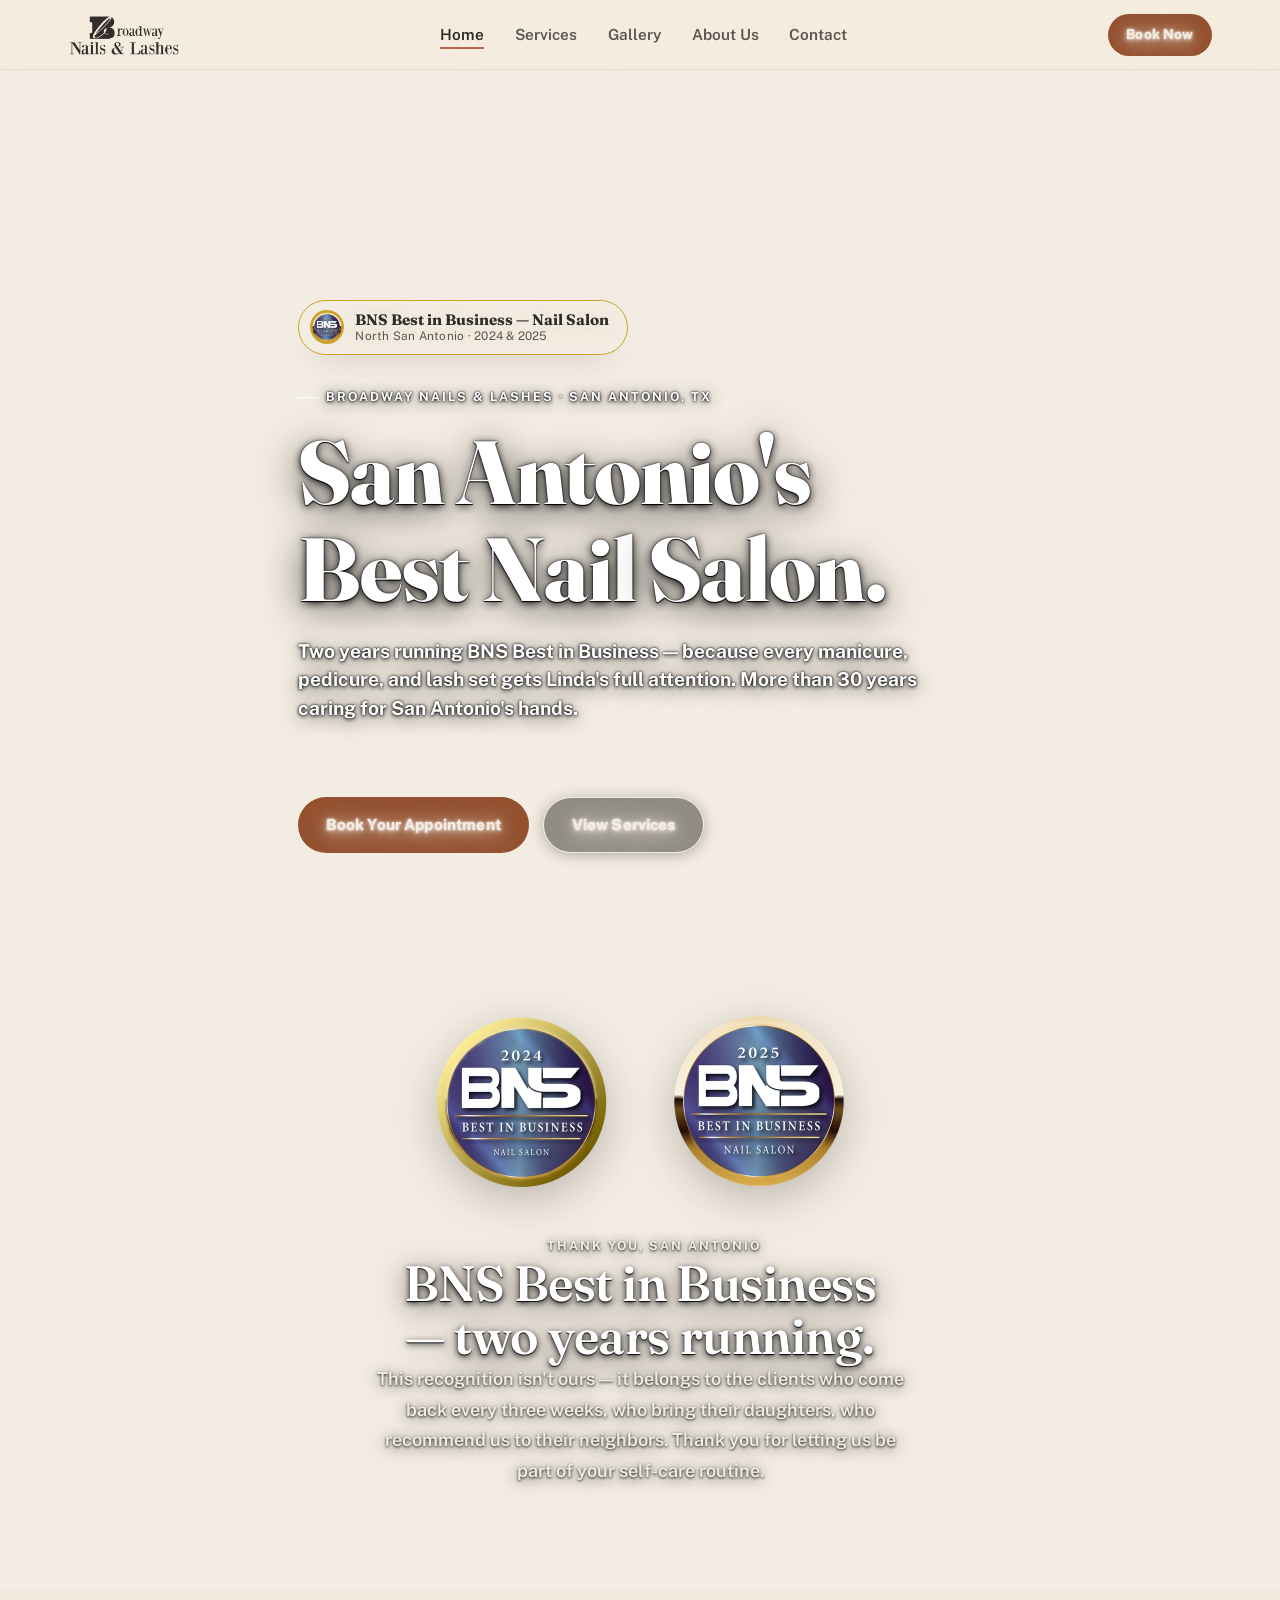
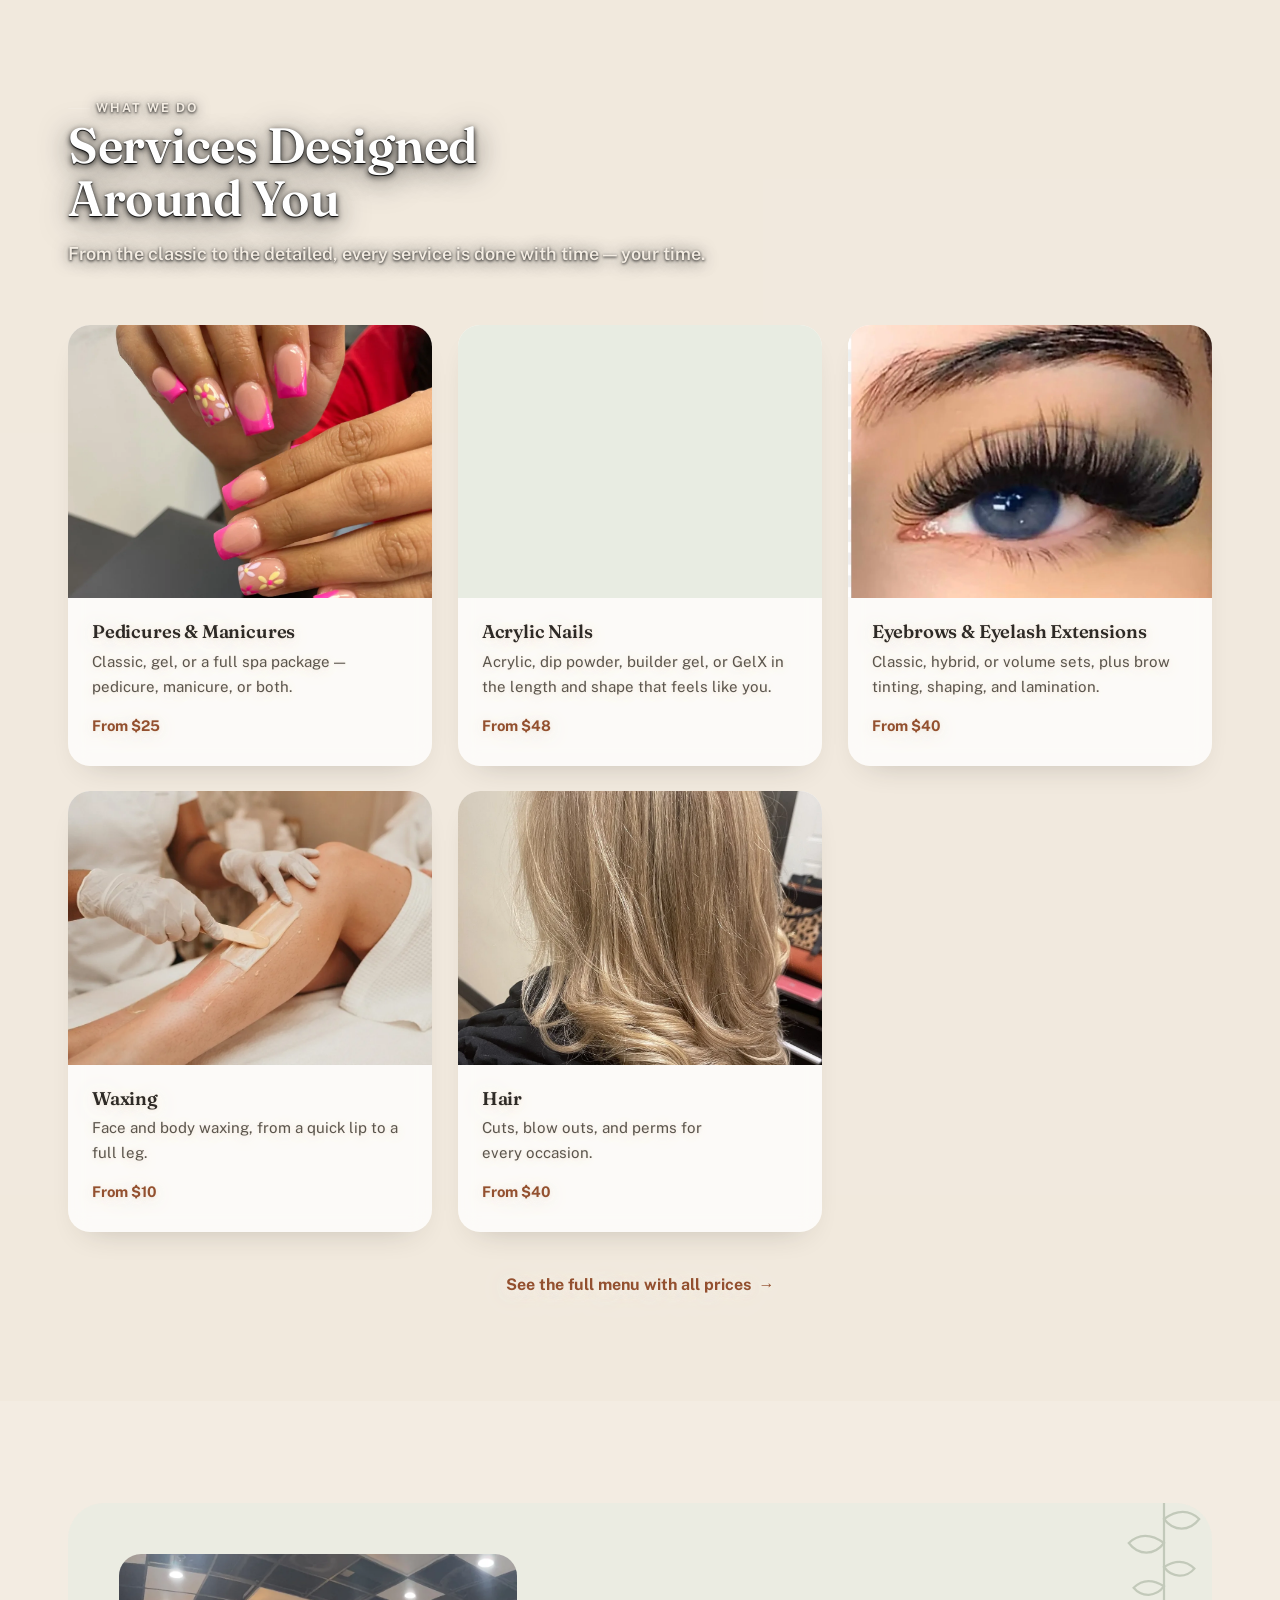
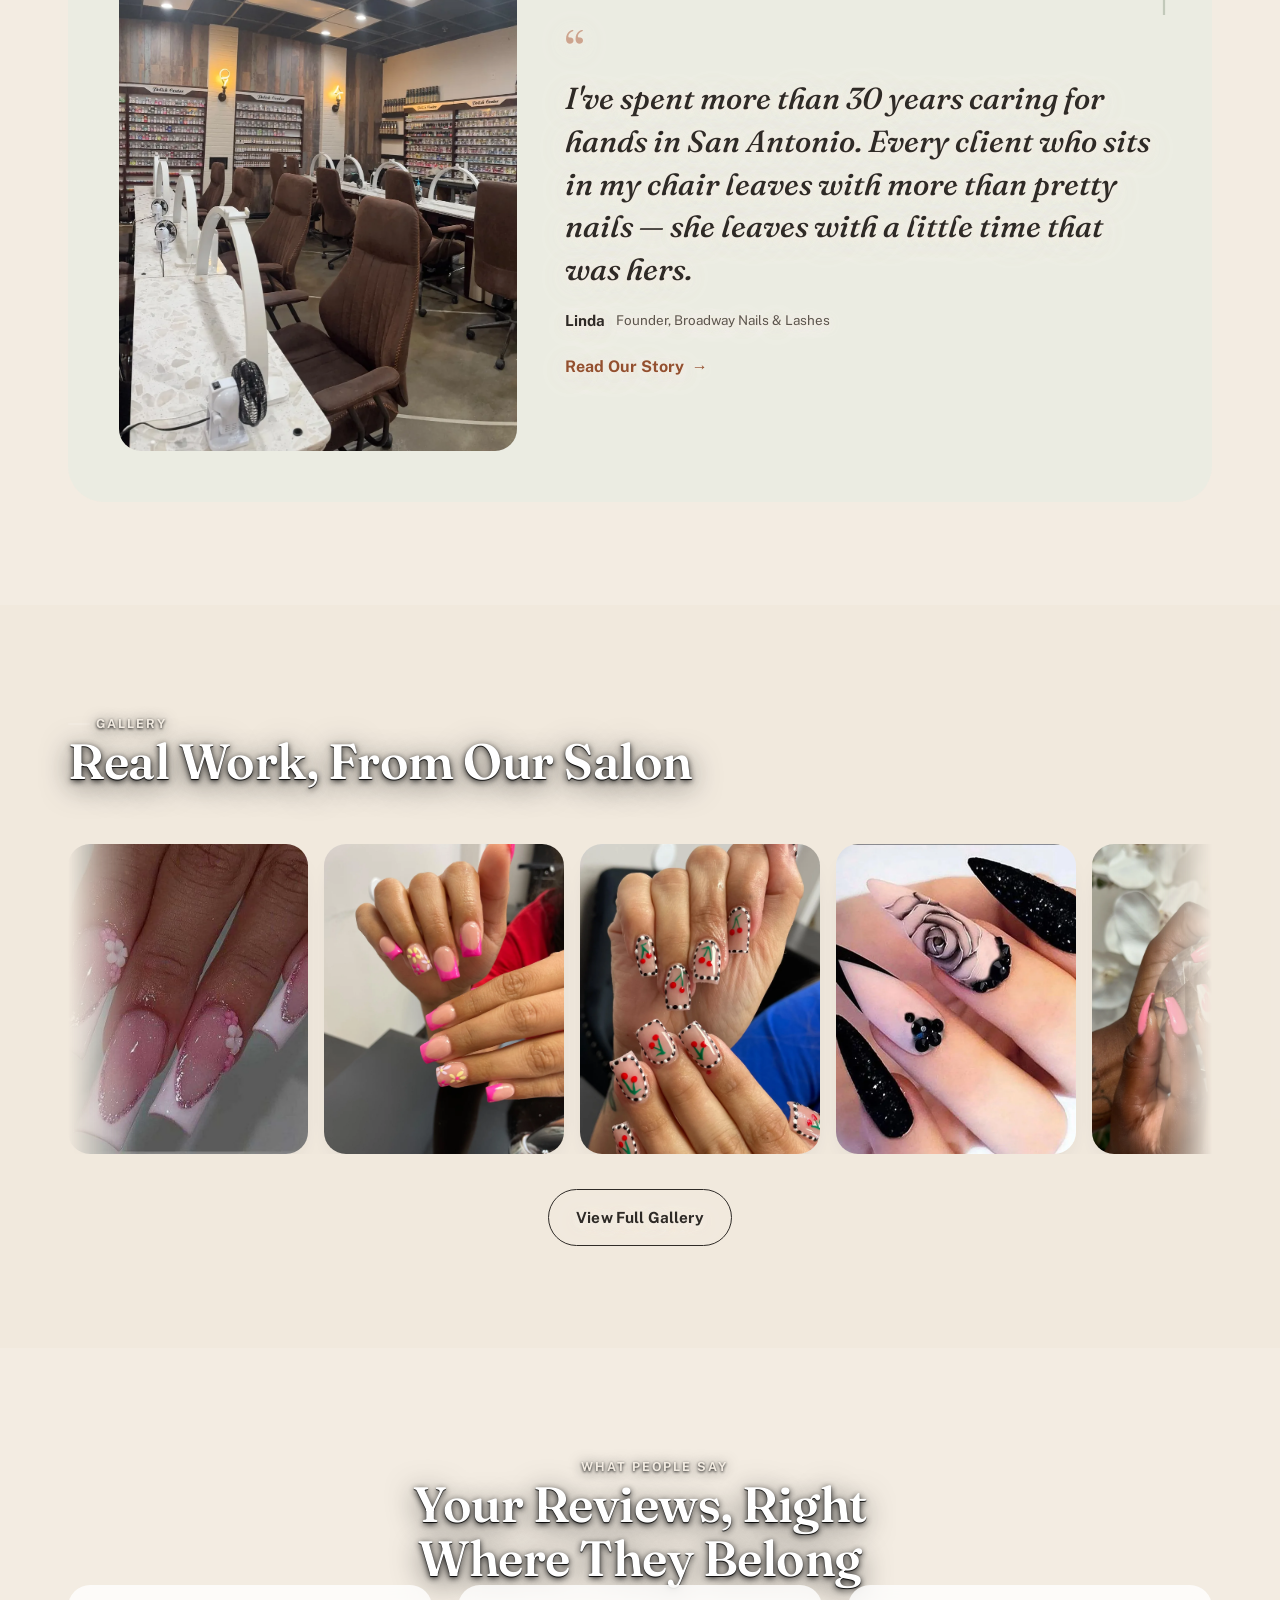
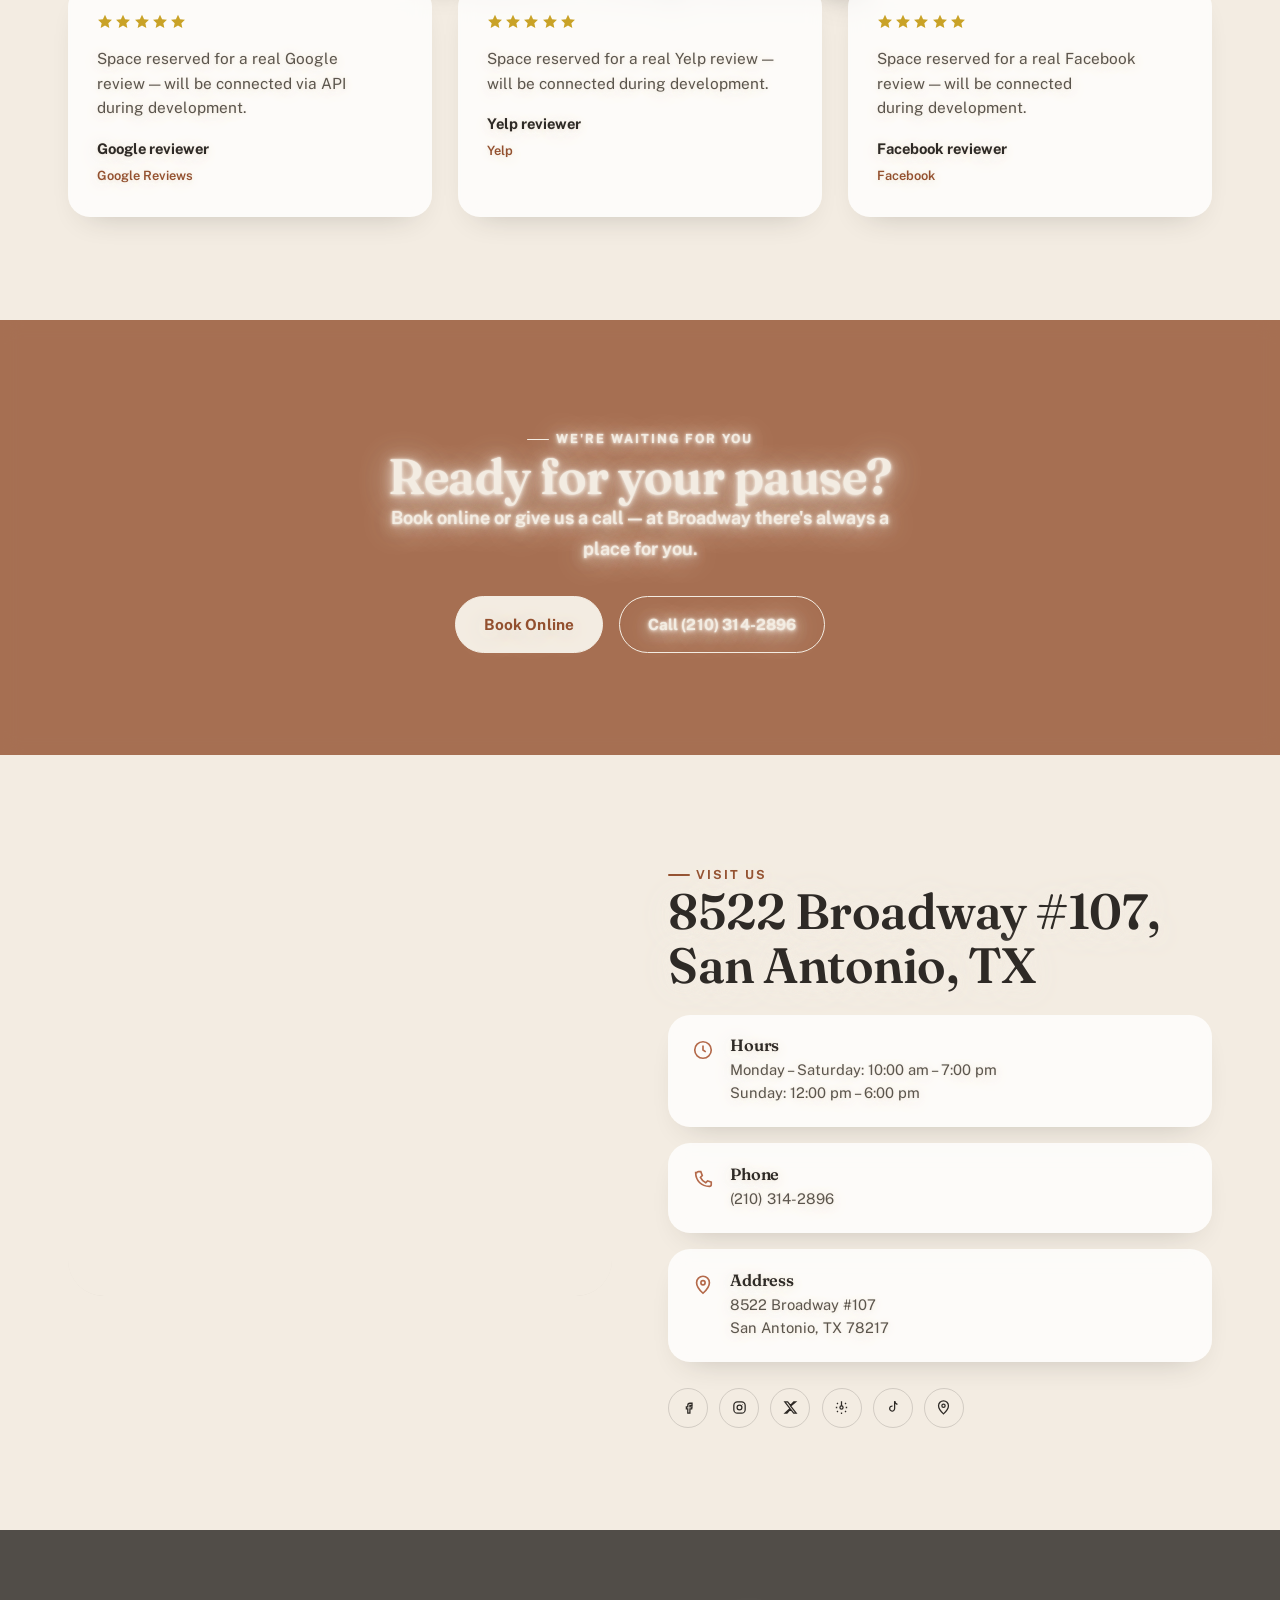
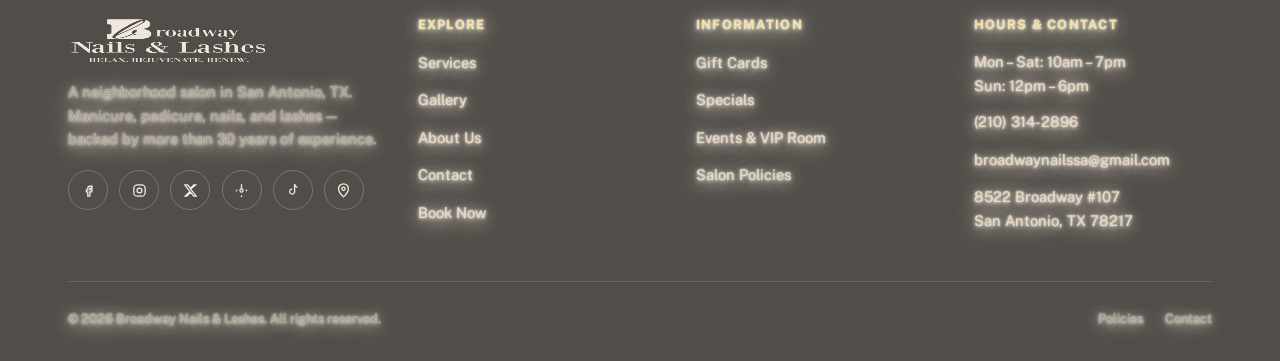
<file: index.html>
<!doctype html>
<html lang="en">
<head>
<meta charset="UTF-8">
<meta name="viewport" content="width=device-width, initial-scale=1">
<title>Broadway Nails & Lashes — Nail Salon in San Antonio, TX</title>
<meta name="description" content="Manicure, pedicure, nail extensions, and lashes at a family-run neighborhood salon in San Antonio, TX. Founded by Linda, with more than 30 years of experience. BNS Best in Business 2024 & 2025.">
<link rel="icon" href="favicon.ico" sizes="any">
<link rel="apple-touch-icon" href="assets/img/apple-touch-icon.png">
<link rel="preconnect" href="https://fonts.googleapis.com">
<link rel="preconnect" href="https://fonts.gstatic.com" crossorigin>
<link rel="stylesheet" href="https://fonts.googleapis.com/css2?family=Fraunces:ital,wght@0,400;0,500;0,600;0,700;1,400;1,500;1,600&family=Public+Sans:wght@400;500;600;700&display=swap">
<link rel="preload" as="image" href="assets/img/hero-bg-duotone-collage.webp" fetchpriority="high">
<link rel="stylesheet" href="styles.css?v=20260830a">
<link rel="canonical" href="https://broadwaynailsandlashes.com/">
<meta name="keywords" content="nail salon San Antonio, manicure San Antonio TX, pedicure San Antonio, nail salon 78217, Broadway Nails and Lashes, best nail salon San Antonio, lash extensions San Antonio">
<meta name="robots" content="index, follow, max-image-preview:large">
<meta name="theme-color" content="#B4694A">
<meta name="author" content="Broadway Nails & Lashes">

<!-- Open Graph -->
<meta property="og:type" content="website">
<meta property="og:site_name" content="Broadway Nails &amp; Lashes">
<meta property="og:title" content="Broadway Nails & Lashes — Nail Salon in San Antonio, TX">
<meta property="og:description" content="Manicure, pedicure, nail extensions, and lashes at a family-run neighborhood salon in San Antonio, TX. Founded by Linda, with more than 30 years of experience. BNS Best in Business 2024 & 2025.">
<meta property="og:url" content="https://broadwaynailsandlashes.com/">
<meta property="og:image" content="https://broadwaynailsandlashes.com/assets/img/hero-salon-wide.webp">
<meta property="og:image:width" content="1200">
<meta property="og:image:alt" content="Broadway Nails &amp; Lashes — San Antonio, TX">
<meta property="og:locale" content="en_US">

<!-- Twitter Card -->
<meta name="twitter:card" content="summary_large_image">
<meta name="twitter:title" content="Broadway Nails & Lashes — Nail Salon in San Antonio, TX">
<meta name="twitter:description" content="Manicure, pedicure, nail extensions, and lashes at a family-run neighborhood salon in San Antonio, TX. Founded by Linda, with more than 30 years of experience. BNS Best in Business 2024 & 2025.">
<meta name="twitter:image" content="https://broadwaynailsandlashes.com/assets/img/hero-salon-wide.webp">
<meta name="twitter:site" content="@broadwaynailssa">

<!-- Google Search Console verification — replace with your real code from search.google.com/search-console -->
<!-- <meta name="google-site-verification" content="REPLACE_WITH_YOUR_GSC_CODE"> -->

<!-- Google Analytics (GA4) — replace G-XXXXXXXXXX with your real Measurement ID -->
<!--
<script async src="https://www.googletagmanager.com/gtag/js?id=G-XXXXXXXXXX"></script>
<script>
  window.dataLayer = window.dataLayer || [];
  function gtag(){dataLayer.push(arguments);}
  gtag('js', new Date());
  gtag('config', 'G-XXXXXXXXXX');
</script>
-->

<script type="application/ld+json">
{
  "@context": "https://schema.org",
  "@type": "NailSalon",
  "@id": "https://broadwaynailsandlashes.com/#business",
  "name": "Broadway Nails & Lashes",
  "alternateName": "Broadway Nails and Lashes",
  "description": "Family-run nail salon in San Antonio, TX offering manicure, pedicure, nail extensions, lash & brow services, waxing, and hair styling. Founded by Linda, with more than 30 years of experience. Winner of BNS Best in Business \u2014 Nail Salon, North San Antonio, 2024 & 2025.",
  "image": [
    "https://broadwaynailsandlashes.com/assets/img/hero-salon-wide.webp",
    "https://broadwaynailsandlashes.com/assets/img/interior-salon-warm.webp"
  ],
  "logo": "https://broadwaynailsandlashes.com/assets/img/logo-full.webp",
  "url": "https://broadwaynailsandlashes.com/",
  "telephone": "+1-210-314-2896",
  "email": "broadwaynailssa@gmail.com",
  "priceRange": "$$",
  "currenciesAccepted": "USD",
  "paymentAccepted": "Cash, Credit Card, Debit Card",
  "address": {
    "@type": "PostalAddress",
    "streetAddress": "8522 Broadway #107",
    "addressLocality": "San Antonio",
    "addressRegion": "TX",
    "postalCode": "78217",
    "addressCountry": "US"
  },
  "geo": {
    "@type": "GeoCoordinates",
    "latitude": 29.5178,
    "longitude": -98.4624
  },
  "hasMap": "https://www.google.com/maps/place/Broadway+Nails+%26+Lashes/@29.5178036,-98.4625501,15z/data=!4m6!3m5!1s0x865cf52f52014299:0xa1b88b4aef656ddc!8m2!3d29.5178036!4d-98.4625501!16s%2Fg%2F11f765j8qv?entry=ttu",
  "openingHoursSpecification": [
    {
      "@type": "OpeningHoursSpecification",
      "dayOfWeek": ["Monday", "Tuesday", "Wednesday", "Thursday", "Friday", "Saturday"],
      "opens": "10:00",
      "closes": "19:00"
    },
    {
      "@type": "OpeningHoursSpecification",
      "dayOfWeek": ["Sunday"],
      "opens": "12:00",
      "closes": "18:00"
    }
  ],
  "sameAs": [
    "https://www.facebook.com/BroadwayNailsAndLashes/",
    "https://www.instagram.com/broadwaynailsandlashes/",
    "https://x.com/broadwaynailssa",
    "https://www.yelp.com/biz/broadway-nails-and-lashes-san-antonio-2",
    "https://www.tiktok.com/@broadway.nailslash"
  ],
  "award": "BNS Best in Business \u2014 Nail Salon, North San Antonio, Texas (2024 & 2025)",
  "founder": {
    "@type": "Person",
    "name": "Linda"
  },
  "areaServed": {
    "@type": "City",
    "name": "San Antonio"
  },
  "hasOfferCatalog": {
    "@type": "OfferCatalog",
    "name": "Services",
    "itemListElement": [
      { "@type": "Offer", "itemOffered": { "@type": "Service", "name": "Manicure" }, "priceRange": "$18\u2013$70" },
      { "@type": "Offer", "itemOffered": { "@type": "Service", "name": "Pedicure" }, "priceRange": "$30\u2013$120" },
      { "@type": "Offer", "itemOffered": { "@type": "Service", "name": "Nail Extensions (Acrylic, Dip, GelX, Builder Gel)" }, "priceRange": "$48\u2013$85" },
      { "@type": "Offer", "itemOffered": { "@type": "Service", "name": "Eyelash Extensions" }, "priceRange": "$65\u2013$160" },
      { "@type": "Offer", "itemOffered": { "@type": "Service", "name": "Brows & Waxing" }, "priceRange": "$8\u2013$110" },
      { "@type": "Offer", "itemOffered": { "@type": "Service", "name": "Hair Styling" }, "priceRange": "$40+" }
    ]
  }
}
</script>
</head>
<body>
<a class="skip-link" href="#contenido">Skip to content</a>

<div class="site-video-bg" aria-hidden="true">
  <video autoplay muted loop playsinline webkit-playsinline preload="auto">
    <source src="assets/video/hero-bg-nail-art.mp4" type="video/mp4">
  </video>
</div>

<header class="site-header">
  <div class="container header-inner">
    <a class="brand" href="index.html" aria-label="Broadway Nails & Lashes — home">
      <img src="assets/img/logo-header.webp" alt="Broadway Nails & Lashes" width="220" height="79">
    </a>
    <nav class="main-nav" aria-label="Main navigation">
      <ul>
        <li><a href="index.html" aria-current="page">Home</a></li>
        <li><a href="servicios.html">Services</a></li>
        <li><a href="galeria.html">Gallery</a></li>
        <li><a href="nosotros.html">About Us</a></li>
        <li><a href="contacto.html">Contact</a></li>
      </ul>
    </nav>
    <div class="header-cta">
      <a class="btn btn-primary btn-sm" href="https://www.fresha.com/a/broadway-nails-and-lashes-san-antonio-8522-broadway-qn6suuja/all-offer?menu=true&amp;pId=954452" target="_blank" rel="noopener">
        <span class="full">Book Now</span><span class="short">Book</span>
      </a>
      <button class="nav-toggle" aria-label="Open menu" aria-expanded="false">
        <svg viewBox="0 0 24 24" fill="none" stroke="currentColor" stroke-width="1.8"><path d="M3 6h18M3 12h18M3 18h18"/></svg>
      </button>
    </div>
  </div>
</header>

<div class="mobile-nav" id="mobile-nav">
  <nav aria-label="Mobile navigation">
    <ul>
      <li><a href="index.html">Home</a></li>
      <li><a href="servicios.html">Services</a></li>
      <li><a href="galeria.html">Gallery</a></li>
      <li><a href="nosotros.html">About Us</a></li>
      <li><a href="contacto.html">Contact</a></li>
    </ul>
    <div class="header-cta">
      <a class="btn btn-primary" href="https://www.fresha.com/a/broadway-nails-and-lashes-san-antonio-8522-broadway-qn6suuja/all-offer?menu=true&amp;pId=954452" target="_blank" rel="noopener">Book Now</a>
    </div>
  </nav>
</div>

<main id="contenido">

  <!-- HERO -->
  <section class="hero">
    <div class="hero__bg" data-hero-carousel>
      <img class="is-active" src="assets/img/hero-bg-duotone-collage.webp" alt="Collage of manicure, acrylic nails, lash extensions, waxing, and hair services at Broadway Nails &amp; Lashes, in a salmon-pink duotone" fetchpriority="high" loading="eager">
      <img src="assets/img/hero-bg-duotone-salmon.webp" alt="Interior of Broadway Nails &amp; Lashes, with manicure stations and a wall of nail polish, in a salmon-pink duotone" loading="eager">
    </div>
    <div class="container hero__content">
      <div class="hero__badge">
        <div class="badge-award">
          <span class="badge-icon badge-icon--photo" aria-hidden="true">
            <img src="assets/img/badge-bns-2025.webp" alt="" loading="eager">
          </span>
          <span class="badge-award-text">
            <strong>BNS Best in Business — Nail Salon</strong>
            <span>North San Antonio · 2024 &amp; 2025</span>
          </span>
        </div>
      </div>
      <span class="eyebrow">Broadway Nails &amp; Lashes · San Antonio, TX</span>
      <h1 class="h1">San Antonio's Best Nail Salon.</h1>
      <p class="lede">Two years running BNS Best in Business — because every manicure, pedicure, and lash set gets Linda's full attention. More than 30 years caring for San Antonio's hands.</p>
      <div class="hero__actions">
        <a class="btn btn-primary" href="https://www.fresha.com/a/broadway-nails-and-lashes-san-antonio-8522-broadway-qn6suuja/all-offer?menu=true&amp;pId=954452" target="_blank" rel="noopener">Book Your Appointment</a>
        <a class="btn btn-secondary btn-on-dark" href="servicios.html">View Services</a>
      </div>
    </div>
  </section>

  <!-- PREMIO -->
  <section class="section award-section">
    <div class="container section-head--center reveal">
      <div class="award-section__badge award-badges">
        <img src="assets/img/badge-bns-2024.webp" alt="2024 BNS Best in Business — Nail Salon, North San Antonio">
        <img src="assets/img/badge-bns-2025.webp" alt="2025 BNS Best in Business — Nail Salon, North San Antonio">
      </div>
      <span class="eyebrow" style="justify-content:center">Thank You, San Antonio</span>
      <h2 class="h2">BNS Best in Business — two years running.</h2>
      <p class="body-l">This recognition isn't ours — it belongs to the clients who come back every three weeks, who bring their daughters, who recommend us to their neighbors. Thank you for letting us be part of your self-care routine.</p>
    </div>
  </section>

  <!-- SERVICIOS DESTACADOS -->
  <section class="section section--alt">
    <div class="container">
      <div class="section-head reveal">
        <span class="eyebrow">What We Do</span>
        <h2 class="h2">Services Designed Around You</h2>
        <p class="body-l" style="margin-top:.8rem;">From the classic to the detailed, every service is done with time — your time.</p>
      </div>

      <div class="services-grid reveal-stagger">
        <article class="service-card">
          <div class="service-card__media">
            <img src="assets/img/nailart-hotpink-daisy.webp" alt="Neon pink French tips with daisies" loading="lazy" decoding="async">
          </div>
          <div class="service-card__body">
            <h3 class="h3" style="font-size:1.15rem;">Pedicures &amp; Manicures</h3>
            <p class="service-card__desc">Classic, gel, or a full spa package — pedicure, manicure, or both.</p>
            <span class="service-card__price">From $25</span>
          </div>
        </article>

        <article class="service-card">
          <div class="service-card__media">
            <img src="assets/img/nailart-red-heart-coffin.webp" alt="Long coffin acrylic nails with pink and red design" loading="lazy" decoding="async">
          </div>
          <div class="service-card__body">
            <h3 class="h3" style="font-size:1.15rem;">Acrylic Nails</h3>
            <p class="service-card__desc">Acrylic, dip powder, builder gel, or GelX in the length and shape that feels like you.</p>
            <span class="service-card__price">From $48</span>
          </div>
        </article>

        <article class="service-card">
          <div class="service-card__media">
            <img src="assets/img/lash-closeup.webp" alt="Volume lash extensions, close-up" loading="lazy" decoding="async">
          </div>
          <div class="service-card__body">
            <h3 class="h3" style="font-size:1.15rem;">Eyebrows &amp; Eyelash Extensions</h3>
            <p class="service-card__desc">Classic, hybrid, or volume sets, plus brow tinting, shaping, and lamination.</p>
            <span class="service-card__price">From $40</span>
          </div>
        </article>

        <article class="service-card">
          <div class="service-card__media">
            <img src="assets/img/waxing-treatment.webp" alt="Leg waxing treatment" loading="lazy" decoding="async">
          </div>
          <div class="service-card__body">
            <h3 class="h3" style="font-size:1.15rem;">Waxing</h3>
            <p class="service-card__desc">Face and body waxing, from a quick lip to a full leg.</p>
            <span class="service-card__price">From $10</span>
          </div>
        </article>

        <article class="service-card">
          <div class="service-card__media">
            <img src="assets/img/hair-blonde-highlights.webp" alt="Blonde highlights hair styling" loading="lazy" decoding="async">
          </div>
          <div class="service-card__body">
            <h3 class="h3" style="font-size:1.15rem;">Hair</h3>
            <p class="service-card__desc">Cuts, blow outs, and perms for every occasion.</p>
            <span class="service-card__price">From $40</span>
          </div>
        </article>
      </div>

      <div style="margin-top:2.5rem; text-align:center;">
        <a class="btn-ghost" href="servicios.html">See the full menu with all prices</a>
      </div>
    </div>
  </section>

  <!-- HISTORIA DE LINDA (elemento firma) -->
  <section class="section">
    <div class="container">
      <div class="linda-quote reveal">
        <svg class="linda-quote__sprig" viewBox="0 0 100 100" fill="none" stroke="currentColor" stroke-width="1.4" aria-hidden="true">
          <path d="M50 90 C50 60 50 40 50 10"/>
          <path d="M50 30c8-6 16-6 22 0-6 8-16 8-22 0z"/>
          <path d="M50 45c-8-6-16-6-22 0 6 8 16 8 22 0z"/>
          <path d="M50 60c8-5 14-4 19 1-5 6-14 6-19-1z"/>
          <path d="M50 72c-8-5-14-4-19 1 5 6 14 6 19-1z"/>
        </svg>
        <div class="linda-quote__media">
          <img src="assets/img/nail-station-hands.webp" alt="Hands working at a manicure station at Broadway Nails &amp; Lashes" loading="lazy" decoding="async">
        </div>
        <div>
          <span class="linda-quote__mark" aria-hidden="true">&ldquo;</span>
          <p class="linda-quote__text">I've spent more than 30 years caring for hands in San Antonio. Every client who sits in my chair leaves with more than pretty nails — she leaves with a little time that was hers.</p>
          <div class="linda-quote__attr">
            <strong>Linda</strong>
            <span>Founder, Broadway Nails &amp; Lashes</span>
          </div>
          <div style="margin-top:1.3rem;">
            <a class="btn-ghost" href="nosotros.html">Read Our Story</a>
          </div>
        </div>
      </div>
    </div>
  </section>

  <!-- GALERÍA -->
  <section class="section section--alt">
    <div class="container">
      <div class="section-head reveal">
        <span class="eyebrow">Gallery</span>
        <h2 class="h2">Real Work, From Our Salon</h2>
      </div>
      <div class="marquee reveal">
        <div class="marquee__track">
          <a class="marquee__item" href="galeria.html"><img src="assets/img/nailart-pink-glitter-floral.webp" alt="Pink manicure with 3D flowers" loading="lazy"></a>
          <a class="marquee__item" href="galeria.html"><img src="assets/img/nailart-hotpink-daisy.webp" alt="Neon pink French tips with daisies" loading="lazy"></a>
          <a class="marquee__item" href="galeria.html"><img src="assets/img/nailart-cherry-dots.webp" alt="Cherry design with dots" loading="lazy"></a>
          <a class="marquee__item" href="galeria.html"><img src="assets/img/nailart-black-rose-stiletto.webp" alt="Black stiletto nails with hand-drawn rose" loading="lazy"></a>
          <a class="marquee__item" href="galeria.html"><img src="assets/img/nailart-white-orchid.webp" alt="White manicure with orchid" loading="lazy"></a>
          <a class="marquee__item" href="galeria.html"><img src="assets/img/pedicure-area-2.webp" alt="Spa pedicure area" loading="lazy"></a>
          <a class="marquee__item" href="galeria.html"><img src="assets/img/nailart-black-floral-almond.webp" alt="Almond nails with black floral design" loading="lazy"></a>
          <a class="marquee__item" href="galeria.html"><img src="assets/img/nailart-red-heart-coffin.webp" alt="Coffin nails with hearts and glitter" loading="lazy"></a>
          <!-- duplicado exacto para el loop continuo -->
          <a class="marquee__item" href="galeria.html" aria-hidden="true" tabindex="-1"><img src="assets/img/nailart-pink-glitter-floral.webp" alt="" loading="lazy"></a>
          <a class="marquee__item" href="galeria.html" aria-hidden="true" tabindex="-1"><img src="assets/img/nailart-hotpink-daisy.webp" alt="" loading="lazy"></a>
          <a class="marquee__item" href="galeria.html" aria-hidden="true" tabindex="-1"><img src="assets/img/nailart-cherry-dots.webp" alt="" loading="lazy"></a>
          <a class="marquee__item" href="galeria.html" aria-hidden="true" tabindex="-1"><img src="assets/img/nailart-black-rose-stiletto.webp" alt="" loading="lazy"></a>
          <a class="marquee__item" href="galeria.html" aria-hidden="true" tabindex="-1"><img src="assets/img/nailart-white-orchid.webp" alt="" loading="lazy"></a>
          <a class="marquee__item" href="galeria.html" aria-hidden="true" tabindex="-1"><img src="assets/img/pedicure-area-2.webp" alt="" loading="lazy"></a>
          <a class="marquee__item" href="galeria.html" aria-hidden="true" tabindex="-1"><img src="assets/img/nailart-black-floral-almond.webp" alt="" loading="lazy"></a>
          <a class="marquee__item" href="galeria.html" aria-hidden="true" tabindex="-1"><img src="assets/img/nailart-red-heart-coffin.webp" alt="" loading="lazy"></a>
        </div>
      </div>
      <div style="margin-top:2.2rem; text-align:center;">
        <a class="btn btn-secondary" href="galeria.html">View Full Gallery</a>
      </div>
    </div>
  </section>

  <!-- PRUEBA SOCIAL (placeholder consciente — sin inventar reseñas) -->
  <section class="section">
    <div class="container">
      <div class="section-head--center reveal">
        <span class="eyebrow" style="justify-content:center;">What People Say</span>
        <h2 class="h2">Your Reviews, Right Where They Belong</h2>
      </div>
      <div class="services-grid reveal-stagger" style="grid-template-columns:repeat(auto-fit,minmax(240px,1fr));">
        <div class="review-card">
          <div class="review-card__stars" aria-hidden="true">
            <svg viewBox="0 0 20 20" fill="currentColor"><path d="M10 1l2.6 5.6 6.1.7-4.5 4.2 1.2 6-5.4-3-5.4 3 1.2-6L1.3 7.3l6.1-.7z"/></svg>
            <svg viewBox="0 0 20 20" fill="currentColor"><path d="M10 1l2.6 5.6 6.1.7-4.5 4.2 1.2 6-5.4-3-5.4 3 1.2-6L1.3 7.3l6.1-.7z"/></svg>
            <svg viewBox="0 0 20 20" fill="currentColor"><path d="M10 1l2.6 5.6 6.1.7-4.5 4.2 1.2 6-5.4-3-5.4 3 1.2-6L1.3 7.3l6.1-.7z"/></svg>
            <svg viewBox="0 0 20 20" fill="currentColor"><path d="M10 1l2.6 5.6 6.1.7-4.5 4.2 1.2 6-5.4-3-5.4 3 1.2-6L1.3 7.3l6.1-.7z"/></svg>
            <svg viewBox="0 0 20 20" fill="currentColor"><path d="M10 1l2.6 5.6 6.1.7-4.5 4.2 1.2 6-5.4-3-5.4 3 1.2-6L1.3 7.3l6.1-.7z"/></svg>
          </div>
          <p class="review-card__text">Space reserved for a real Google review — will be connected via API during development.</p>
          <div><span class="review-card__name">Google reviewer</span><br><span class="review-card__source">Google Reviews</span></div>
        </div>
        <div class="review-card">
          <div class="review-card__stars" aria-hidden="true">
            <svg viewBox="0 0 20 20" fill="currentColor"><path d="M10 1l2.6 5.6 6.1.7-4.5 4.2 1.2 6-5.4-3-5.4 3 1.2-6L1.3 7.3l6.1-.7z"/></svg>
            <svg viewBox="0 0 20 20" fill="currentColor"><path d="M10 1l2.6 5.6 6.1.7-4.5 4.2 1.2 6-5.4-3-5.4 3 1.2-6L1.3 7.3l6.1-.7z"/></svg>
            <svg viewBox="0 0 20 20" fill="currentColor"><path d="M10 1l2.6 5.6 6.1.7-4.5 4.2 1.2 6-5.4-3-5.4 3 1.2-6L1.3 7.3l6.1-.7z"/></svg>
            <svg viewBox="0 0 20 20" fill="currentColor"><path d="M10 1l2.6 5.6 6.1.7-4.5 4.2 1.2 6-5.4-3-5.4 3 1.2-6L1.3 7.3l6.1-.7z"/></svg>
            <svg viewBox="0 0 20 20" fill="currentColor"><path d="M10 1l2.6 5.6 6.1.7-4.5 4.2 1.2 6-5.4-3-5.4 3 1.2-6L1.3 7.3l6.1-.7z"/></svg>
          </div>
          <p class="review-card__text">Space reserved for a real Yelp review — will be connected during development.</p>
          <div><span class="review-card__name">Yelp reviewer</span><br><span class="review-card__source">Yelp</span></div>
        </div>
        <div class="review-card">
          <div class="review-card__stars" aria-hidden="true">
            <svg viewBox="0 0 20 20" fill="currentColor"><path d="M10 1l2.6 5.6 6.1.7-4.5 4.2 1.2 6-5.4-3-5.4 3 1.2-6L1.3 7.3l6.1-.7z"/></svg>
            <svg viewBox="0 0 20 20" fill="currentColor"><path d="M10 1l2.6 5.6 6.1.7-4.5 4.2 1.2 6-5.4-3-5.4 3 1.2-6L1.3 7.3l6.1-.7z"/></svg>
            <svg viewBox="0 0 20 20" fill="currentColor"><path d="M10 1l2.6 5.6 6.1.7-4.5 4.2 1.2 6-5.4-3-5.4 3 1.2-6L1.3 7.3l6.1-.7z"/></svg>
            <svg viewBox="0 0 20 20" fill="currentColor"><path d="M10 1l2.6 5.6 6.1.7-4.5 4.2 1.2 6-5.4-3-5.4 3 1.2-6L1.3 7.3l6.1-.7z"/></svg>
            <svg viewBox="0 0 20 20" fill="currentColor"><path d="M10 1l2.6 5.6 6.1.7-4.5 4.2 1.2 6-5.4-3-5.4 3 1.2-6L1.3 7.3l6.1-.7z"/></svg>
          </div>
          <p class="review-card__text">Space reserved for a real Facebook review — will be connected during development.</p>
          <div><span class="review-card__name">Facebook reviewer</span><br><span class="review-card__source">Facebook</span></div>
        </div>
      </div>
    </div>
  </section>

  <!-- CTA FINAL -->
  <section class="section section--terracota cta-final">
    <div class="container reveal">
      <span class="eyebrow" style="justify-content:center; color:var(--crema);">We're Waiting for You</span>
      <h2 class="h2">Ready for your pause?</h2>
      <p class="body-l" style="color:var(--crema); max-width:46ch; margin-inline:auto;">Book online or give us a call — at Broadway there's always a place for you.</p>
      <div class="cta-final__actions">
        <a class="btn btn-on-dark btn-secondary" href="https://www.fresha.com/a/broadway-nails-and-lashes-san-antonio-8522-broadway-qn6suuja/all-offer?menu=true&amp;pId=954452" target="_blank" rel="noopener" style="background:var(--crema); color:var(--terracota-dark); border-color:var(--crema);">Book Online</a>
        <a class="btn btn-secondary btn-on-dark" href="tel:+12103142896">Call (210) 314-2896</a>
      </div>
    </div>
  </section>

  <!-- MAPA + INFO -->
  <section class="section">
    <div class="container">
      <div class="split-block reveal">
        <div class="split-block__media">
          <div class="map-embed">
            <iframe src="https://www.google.com/maps?q=8522+Broadway+%23107,+San+Antonio,+TX+78217&output=embed" title="Map showing the location of Broadway Nails &amp; Lashes" loading="lazy" referrerpolicy="no-referrer-when-downgrade"></iframe>
          </div>
        </div>
        <div>
          <span class="eyebrow">Visit Us</span>
          <h2 class="h2" style="margin-bottom:1.4rem;">8522 Broadway #107, San Antonio, TX</h2>
          <div style="display:flex; flex-direction:column; gap:1rem;">
            <div class="info-card">
              <svg viewBox="0 0 24 24" fill="none" stroke="currentColor" stroke-width="1.8"><circle cx="12" cy="12" r="9"/><path d="M12 7v5l3 2"/></svg>
              <div>
                <h3>Hours</h3>
                <p>Monday – Saturday: 10:00 am – 7:00 pm<br>Sunday: 12:00 pm – 6:00 pm</p>
              </div>
            </div>
            <div class="info-card">
              <svg viewBox="0 0 24 24" fill="none" stroke="currentColor" stroke-width="1.8"><path d="M4 5c0 8.8 6.2 15 15 15 1.1 0 2-.9 2-2v-2.6l-4-1.4-2 2c-2.6-1.2-4.6-3.2-5.8-5.8l2-2L9.6 4H7C5.9 4 5 4.9 5 5c0 0-1 0-1 0z"/></svg>
              <div>
                <h3>Phone</h3>
                <p><a href="tel:+12103142896">(210) 314-2896</a></p>
              </div>
            </div>
            <div class="info-card">
              <svg viewBox="0 0 24 24" fill="none" stroke="currentColor" stroke-width="1.8"><path d="M12 21s7-6.3 7-11.5A7 7 0 105 9.5C5 14.7 12 21 12 21z"/><circle cx="12" cy="9.5" r="2.3"/></svg>
              <div>
                <h3>Address</h3>
                <p>8522 Broadway #107<br>San Antonio, TX 78217</p>
              </div>
            </div>
          </div>
          <div class="social-row" style="margin-top:1.6rem;">
            <a href="https://www.facebook.com/BroadwayNailsAndLashes/" target="_blank" rel="noopener" aria-label="Facebook"><svg viewBox="0 0 24 24" fill="none" stroke="currentColor" stroke-width="1.8"><path d="M14 9h3V6h-3c-1.7 0-3 1.3-3 3v2H9v3h2v6h3v-6h2.5l.5-3H14V9z"/></svg></a>
            <a href="https://www.instagram.com/broadwaynailsandlashes/" target="_blank" rel="noopener" aria-label="Instagram"><svg viewBox="0 0 24 24" fill="none" stroke="currentColor" stroke-width="1.8"><rect x="4" y="4" width="16" height="16" rx="5"/><circle cx="12" cy="12" r="3.4"/><circle cx="16.4" cy="7.6" r="0.6" fill="currentColor" stroke="none"/></svg></a>
            <a href="https://x.com/broadwaynailssa" target="_blank" rel="noopener" aria-label="Twitter / X"><svg viewBox="0 0 24 24" fill="none" stroke="currentColor" stroke-width="1.8"><path d="M4 4l7.4 9.5L4.4 20H7l5-5.6L16.5 20H20l-7.8-10L19.2 4H16.6l-4.6 5.1L8 4H4z"/></svg></a>
            <a href="https://www.yelp.com/biz/broadway-nails-and-lashes-san-antonio-2" target="_blank" rel="noopener" aria-label="Yelp"><svg viewBox="0 0 24 24" fill="none" stroke="currentColor" stroke-width="1.8"><path d="M12 3v7M12 21v-2M6 12H4M20 12h-2M7 7l-1.4-1.4M18.4 18.4L17 17M17 7l1.4-1.4M5.6 18.4L7 17"/><circle cx="12" cy="12" r="2.2"/></svg></a>
            <a href="https://www.tiktok.com/@broadway.nailslash" target="_blank" rel="noopener" aria-label="TikTok"><svg viewBox="0 0 24 24" fill="none" stroke="currentColor" stroke-width="1.8"><path d="M15 3v10.5a3.5 3.5 0 11-3-3.46"/><path d="M15 3c.3 2.4 2 4.2 4 4.5"/></svg></a>
            <a href="https://www.google.com/maps/place/Broadway+Nails+%26+Lashes/@29.5178036,-98.4625501,15z/data=!4m6!3m5!1s0x865cf52f52014299:0xa1b88b4aef656ddc!8m2!3d29.5178036!4d-98.4625501!16s%2Fg%2F11f765j8qv?entry=ttu" target="_blank" rel="noopener" aria-label="Google Maps"><svg viewBox="0 0 24 24" fill="none" stroke="currentColor" stroke-width="1.8"><path d="M12 21s7-6.3 7-11.5A7 7 0 105 9.5C5 14.7 12 21 12 21z"/><circle cx="12" cy="9.5" r="2.3"/></svg></a>
          </div>
        </div>
      </div>
    </div>
  </section>

</main>

<footer class="site-footer">
  <div class="container">
    <div class="footer-top">
      <div class="footer-brand">
        <img src="assets/img/logo-full-cream.webp" alt="Broadway Nails & Lashes" width="200" height="93">
        <p>A neighborhood salon in San Antonio, TX. Manicure, pedicure, nails, and lashes — backed by more than 30 years of experience.</p>
        <div class="social-row social-row--dark" style="margin-top:1.2rem;">
          <a href="https://www.facebook.com/BroadwayNailsAndLashes/" target="_blank" rel="noopener" aria-label="Facebook"><svg viewBox="0 0 24 24" fill="none" stroke="currentColor" stroke-width="1.8"><path d="M14 9h3V6h-3c-1.7 0-3 1.3-3 3v2H9v3h2v6h3v-6h2.5l.5-3H14V9z"/></svg></a>
          <a href="https://www.instagram.com/broadwaynailsandlashes/" target="_blank" rel="noopener" aria-label="Instagram"><svg viewBox="0 0 24 24" fill="none" stroke="currentColor" stroke-width="1.8"><rect x="4" y="4" width="16" height="16" rx="5"/><circle cx="12" cy="12" r="3.4"/></svg></a>
          <a href="https://x.com/broadwaynailssa" target="_blank" rel="noopener" aria-label="Twitter / X"><svg viewBox="0 0 24 24" fill="none" stroke="currentColor" stroke-width="1.8"><path d="M4 4l7.4 9.5L4.4 20H7l5-5.6L16.5 20H20l-7.8-10L19.2 4H16.6l-4.6 5.1L8 4H4z"/></svg></a>
          <a href="https://www.yelp.com/biz/broadway-nails-and-lashes-san-antonio-2" target="_blank" rel="noopener" aria-label="Yelp"><svg viewBox="0 0 24 24" fill="none" stroke="currentColor" stroke-width="1.8"><circle cx="12" cy="12" r="2.2"/><path d="M12 3v7M12 21v-2M6 12H4M20 12h-2"/></svg></a>
          <a href="https://www.tiktok.com/@broadway.nailslash" target="_blank" rel="noopener" aria-label="TikTok"><svg viewBox="0 0 24 24" fill="none" stroke="currentColor" stroke-width="1.8"><path d="M15 3v10.5a3.5 3.5 0 11-3-3.46"/><path d="M15 3c.3 2.4 2 4.2 4 4.5"/></svg></a>
          <a href="https://www.google.com/maps/place/Broadway+Nails+%26+Lashes/@29.5178036,-98.4625501,15z/data=!4m6!3m5!1s0x865cf52f52014299:0xa1b88b4aef656ddc!8m2!3d29.5178036!4d-98.4625501!16s%2Fg%2F11f765j8qv?entry=ttu" target="_blank" rel="noopener" aria-label="Google Maps"><svg viewBox="0 0 24 24" fill="none" stroke="currentColor" stroke-width="1.8"><path d="M12 21s7-6.3 7-11.5A7 7 0 105 9.5C5 14.7 12 21 12 21z"/><circle cx="12" cy="9.5" r="2.3"/></svg></a>
        </div>
      </div>
      <div class="footer-col">
        <h4>Explore</h4>
        <ul>
          <li><a href="servicios.html">Services</a></li>
          <li><a href="galeria.html">Gallery</a></li>
          <li><a href="nosotros.html">About Us</a></li>
          <li><a href="contacto.html">Contact</a></li>
          <li><a href="https://www.fresha.com/a/broadway-nails-and-lashes-san-antonio-8522-broadway-qn6suuja/all-offer?menu=true&amp;pId=954452" target="_blank" rel="noopener">Book Now</a></li>
        </ul>
      </div>
      <div class="footer-col">
        <h4>Information</h4>
        <ul>
          <li><a href="gift-card.html">Gift Cards</a></li>
          <li><a href="specials.html">Specials</a></li>
          <li><a href="events.html">Events &amp; VIP Room</a></li>
          <li><a href="policies.html">Salon Policies</a></li>
        </ul>
      </div>
      <div class="footer-col">
        <h4>Hours &amp; Contact</h4>
        <ul>
          <li><p>Mon – Sat: 10am – 7pm<br>Sun: 12pm – 6pm</p></li>
          <li><a href="tel:+12103142896">(210) 314-2896</a></li>
          <li><a href="mailto:broadwaynailssa@gmail.com">broadwaynailssa@gmail.com</a></li>
          <li><p>8522 Broadway #107<br>San Antonio, TX 78217</p></li>
        </ul>
      </div>
    </div>
    <div class="footer-bottom">
      <p>© 2026 Broadway Nails &amp; Lashes. All rights reserved.</p>
      <div class="footer-bottom-links">
        <a href="policies.html">Policies</a>
        <a href="contacto.html">Contact</a>
      </div>
    </div>
  </div>
</footer>

<script defer src="lib/manifest.js"></script>
<script defer src="main.js?v=20260830a"></script>
</body>
</html>
</file>
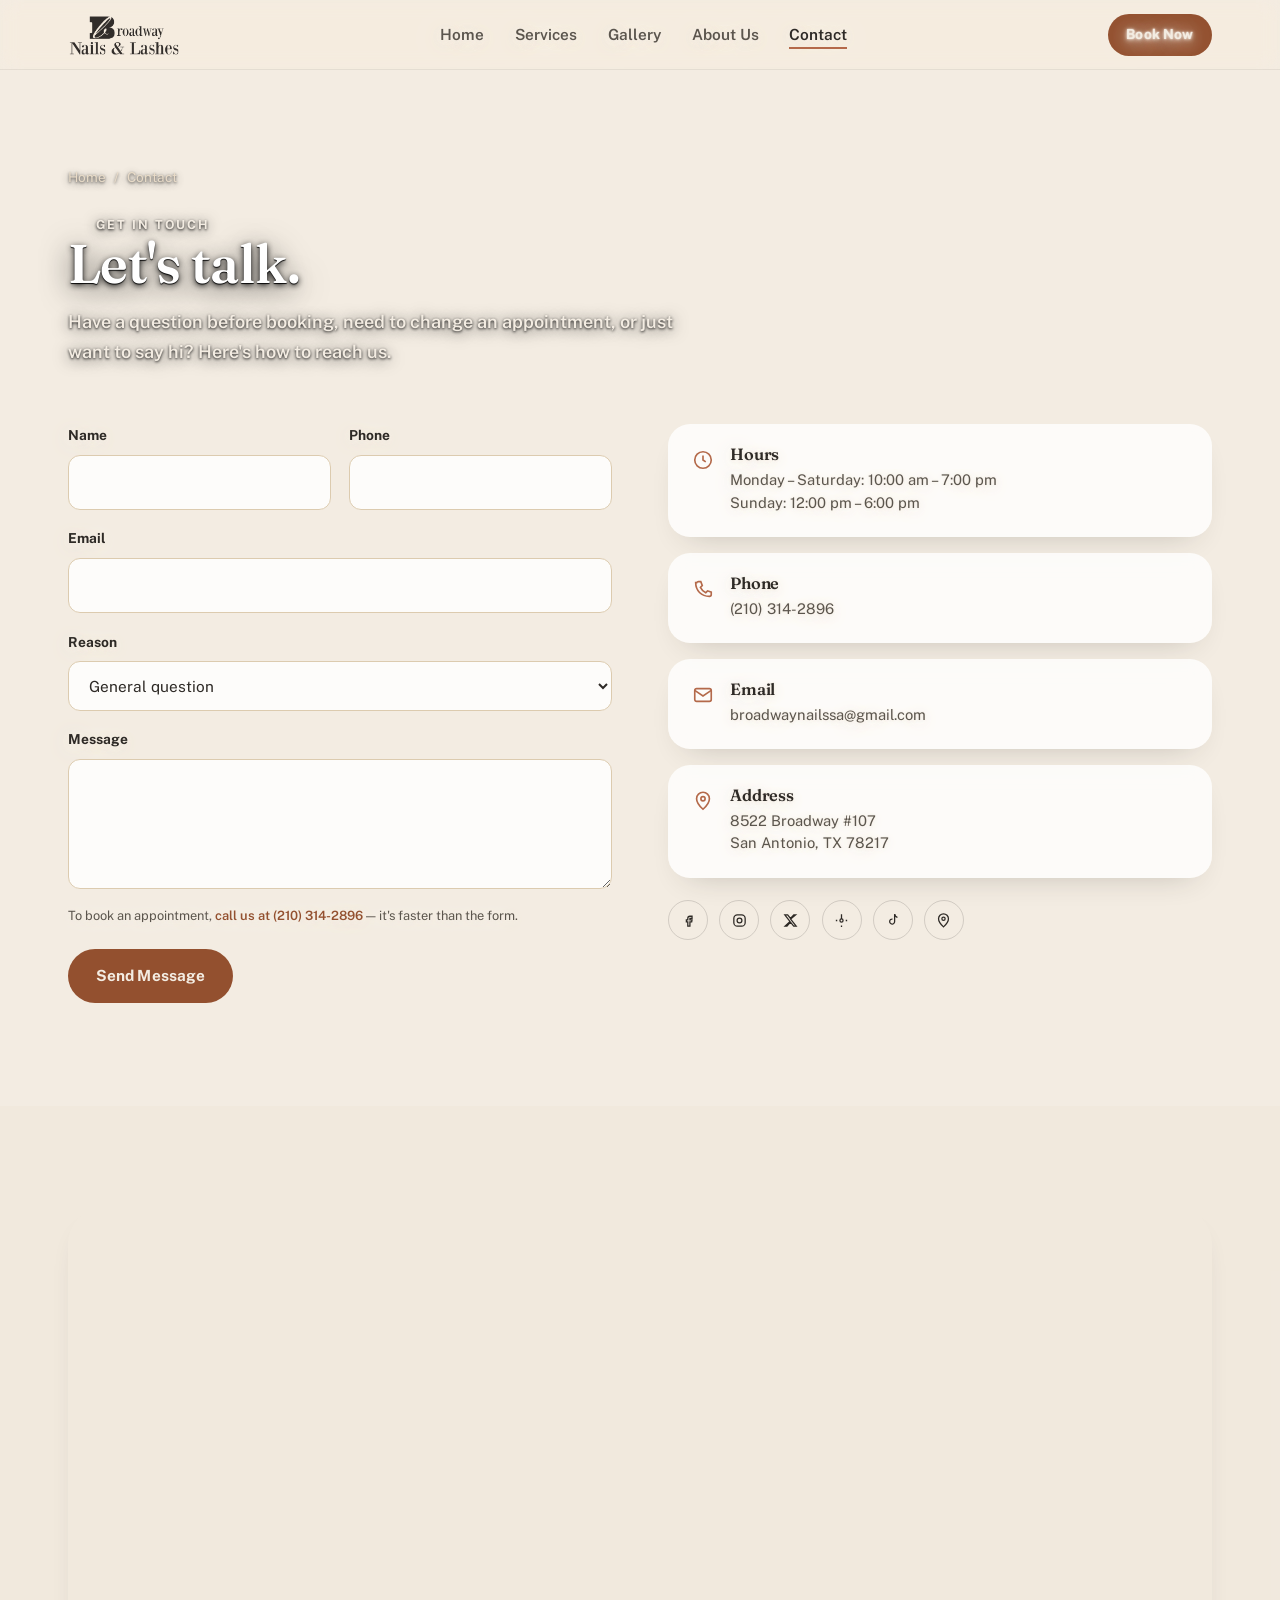
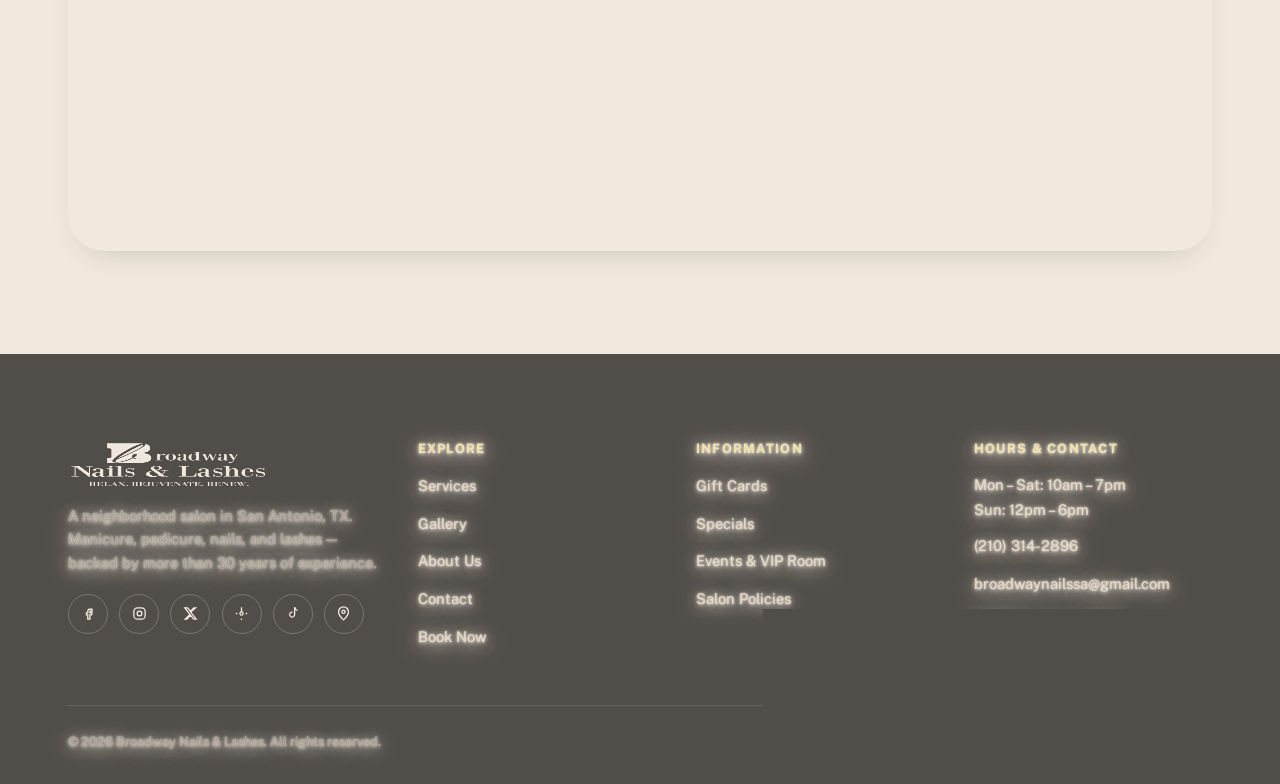
<file: contacto.html>
<!doctype html>
<html lang="en">
<head>
<meta charset="UTF-8">
<meta name="viewport" content="width=device-width, initial-scale=1">
<title>Contact — Broadway Nails & Lashes</title>
<meta name="description" content="Message us, call us, or visit us at 8522 Broadway #107, San Antonio, TX 78217. Hours, phone, map, and contact form for Broadway Nails & Lashes.">
<link rel="icon" href="favicon.ico" sizes="any">
<link rel="apple-touch-icon" href="assets/img/apple-touch-icon.png">
<link rel="preconnect" href="https://fonts.googleapis.com">
<link rel="preconnect" href="https://fonts.gstatic.com" crossorigin>
<link rel="stylesheet" href="https://fonts.googleapis.com/css2?family=Fraunces:ital,wght@0,400;0,500;0,600;0,700;1,400;1,500;1,600&family=Public+Sans:wght@400;500;600;700&display=swap">
<link rel="stylesheet" href="styles.css?v=20260830a">
<link rel="canonical" href="https://broadwaynailsandlashes.com/contacto.html">
<meta name="keywords" content="nail salon San Antonio contact, Broadway Nails and Lashes phone number, nail salon 78217 address">
<meta name="robots" content="index, follow, max-image-preview:large">
<meta name="theme-color" content="#B4694A">
<meta name="author" content="Broadway Nails & Lashes">

<!-- Open Graph -->
<meta property="og:type" content="website">
<meta property="og:site_name" content="Broadway Nails &amp; Lashes">
<meta property="og:title" content="Contact — Broadway Nails & Lashes">
<meta property="og:description" content="Message us, call us, or visit us at 8522 Broadway #107, San Antonio, TX 78217. Hours, phone, map, and contact form for Broadway Nails & Lashes.">
<meta property="og:url" content="https://broadwaynailsandlashes.com/contacto.html">
<meta property="og:image" content="https://broadwaynailsandlashes.com/assets/img/reception-desk.webp">
<meta property="og:image:width" content="1200">
<meta property="og:image:alt" content="Broadway Nails &amp; Lashes — San Antonio, TX">
<meta property="og:locale" content="en_US">

<!-- Twitter Card -->
<meta name="twitter:card" content="summary_large_image">
<meta name="twitter:title" content="Contact — Broadway Nails & Lashes">
<meta name="twitter:description" content="Message us, call us, or visit us at 8522 Broadway #107, San Antonio, TX 78217. Hours, phone, map, and contact form for Broadway Nails & Lashes.">
<meta name="twitter:image" content="https://broadwaynailsandlashes.com/assets/img/reception-desk.webp">
<meta name="twitter:site" content="@broadwaynailssa">

<!-- Google Search Console verification — replace with your real code from search.google.com/search-console -->
<!-- <meta name="google-site-verification" content="REPLACE_WITH_YOUR_GSC_CODE"> -->

<!-- Google Analytics (GA4) — replace G-XXXXXXXXXX with your real Measurement ID -->
<!--
<script async src="https://www.googletagmanager.com/gtag/js?id=G-XXXXXXXXXX"></script>
<script>
  window.dataLayer = window.dataLayer || [];
  function gtag(){dataLayer.push(arguments);}
  gtag('js', new Date());
  gtag('config', 'G-XXXXXXXXXX');
</script>
-->

<script type="application/ld+json">
{
  "@context": "https://schema.org",
  "@type": "NailSalon",
  "@id": "https://broadwaynailsandlashes.com/#business",
  "name": "Broadway Nails & Lashes",
  "alternateName": "Broadway Nails and Lashes",
  "description": "Family-run nail salon in San Antonio, TX offering manicure, pedicure, nail extensions, lash & brow services, waxing, and hair styling. Founded by Linda, with more than 30 years of experience. Winner of BNS Best in Business \u2014 Nail Salon, North San Antonio, 2024 & 2025.",
  "image": [
    "https://broadwaynailsandlashes.com/assets/img/hero-salon-wide.webp",
    "https://broadwaynailsandlashes.com/assets/img/interior-salon-warm.webp"
  ],
  "logo": "https://broadwaynailsandlashes.com/assets/img/logo-full.webp",
  "url": "https://broadwaynailsandlashes.com/",
  "telephone": "+1-210-314-2896",
  "email": "broadwaynailssa@gmail.com",
  "priceRange": "$$",
  "currenciesAccepted": "USD",
  "paymentAccepted": "Cash, Credit Card, Debit Card",
  "address": {
    "@type": "PostalAddress",
    "streetAddress": "8522 Broadway #107",
    "addressLocality": "San Antonio",
    "addressRegion": "TX",
    "postalCode": "78217",
    "addressCountry": "US"
  },
  "geo": {
    "@type": "GeoCoordinates",
    "latitude": 29.5178,
    "longitude": -98.4624
  },
  "hasMap": "https://www.google.com/maps/place/Broadway+Nails+%26+Lashes/@29.5178036,-98.4625501,15z/data=!4m6!3m5!1s0x865cf52f52014299:0xa1b88b4aef656ddc!8m2!3d29.5178036!4d-98.4625501!16s%2Fg%2F11f765j8qv?entry=ttu",
  "openingHoursSpecification": [
    {
      "@type": "OpeningHoursSpecification",
      "dayOfWeek": ["Monday", "Tuesday", "Wednesday", "Thursday", "Friday", "Saturday"],
      "opens": "10:00",
      "closes": "19:00"
    },
    {
      "@type": "OpeningHoursSpecification",
      "dayOfWeek": ["Sunday"],
      "opens": "12:00",
      "closes": "18:00"
    }
  ],
  "sameAs": [
    "https://www.facebook.com/BroadwayNailsAndLashes/",
    "https://www.instagram.com/broadwaynailsandlashes/",
    "https://x.com/broadwaynailssa",
    "https://www.yelp.com/biz/broadway-nails-and-lashes-san-antonio-2",
    "https://www.tiktok.com/@broadway.nailslash"
  ],
  "award": "BNS Best in Business \u2014 Nail Salon, North San Antonio, Texas (2024 & 2025)",
  "founder": {
    "@type": "Person",
    "name": "Linda"
  },
  "areaServed": {
    "@type": "City",
    "name": "San Antonio"
  },
  "hasOfferCatalog": {
    "@type": "OfferCatalog",
    "name": "Services",
    "itemListElement": [
      { "@type": "Offer", "itemOffered": { "@type": "Service", "name": "Manicure" }, "priceRange": "$18\u2013$70" },
      { "@type": "Offer", "itemOffered": { "@type": "Service", "name": "Pedicure" }, "priceRange": "$30\u2013$120" },
      { "@type": "Offer", "itemOffered": { "@type": "Service", "name": "Nail Extensions (Acrylic, Dip, GelX, Builder Gel)" }, "priceRange": "$48\u2013$85" },
      { "@type": "Offer", "itemOffered": { "@type": "Service", "name": "Eyelash Extensions" }, "priceRange": "$65\u2013$160" },
      { "@type": "Offer", "itemOffered": { "@type": "Service", "name": "Brows & Waxing" }, "priceRange": "$8\u2013$110" },
      { "@type": "Offer", "itemOffered": { "@type": "Service", "name": "Hair Styling" }, "priceRange": "$40+" }
    ]
  }
}
</script>
<script type="application/ld+json">
{
  "@context": "https://schema.org",
  "@type": "BreadcrumbList",
  "itemListElement": [
    {
      "@type": "ListItem",
      "position": 1,
      "name": "Home",
      "item": "https://broadwaynailsandlashes.com/"
    },
    {
      "@type": "ListItem",
      "position": 2,
      "name": "Contact",
      "item": "https://broadwaynailsandlashes.com/contacto.html"
    }
  ]
}
</script>
</head>
<body>
<a class="skip-link" href="#contenido">Skip to content</a>

<div class="site-video-bg" aria-hidden="true">
  <video autoplay muted loop playsinline webkit-playsinline preload="auto">
    <source src="assets/video/hero-bg-nail-art.mp4" type="video/mp4">
  </video>
</div>

<header class="site-header">
  <div class="container header-inner">
    <a class="brand" href="index.html" aria-label="Broadway Nails & Lashes — home">
      <img src="assets/img/logo-header.webp" alt="Broadway Nails & Lashes" width="220" height="79">
    </a>
    <nav class="main-nav" aria-label="Main navigation">
      <ul>
        <li><a href="index.html">Home</a></li>
        <li><a href="servicios.html">Services</a></li>
        <li><a href="galeria.html">Gallery</a></li>
        <li><a href="nosotros.html">About Us</a></li>
        <li><a href="contacto.html" aria-current="page">Contact</a></li>
      </ul>
    </nav>
    <div class="header-cta">
      <a class="btn btn-primary btn-sm" href="https://www.fresha.com/a/broadway-nails-and-lashes-san-antonio-8522-broadway-qn6suuja/all-offer?menu=true&amp;pId=954452" target="_blank" rel="noopener">
        <span class="full">Book Now</span><span class="short">Book</span>
      </a>
      <button class="nav-toggle" aria-label="Open menu" aria-expanded="false">
        <svg viewBox="0 0 24 24" fill="none" stroke="currentColor" stroke-width="1.8"><path d="M3 6h18M3 12h18M3 18h18"/></svg>
      </button>
    </div>
  </div>
</header>

<div class="mobile-nav">
  <nav aria-label="Mobile navigation">
    <ul>
      <li><a href="index.html">Home</a></li>
      <li><a href="servicios.html">Services</a></li>
      <li><a href="galeria.html">Gallery</a></li>
      <li><a href="nosotros.html">About Us</a></li>
      <li><a href="contacto.html">Contact</a></li>
    </ul>
    <div class="header-cta">
      <a class="btn btn-primary" href="https://www.fresha.com/a/broadway-nails-and-lashes-san-antonio-8522-broadway-qn6suuja/all-offer?menu=true&amp;pId=954452" target="_blank" rel="noopener">Book Now</a>
    </div>
  </nav>
</div>

<main id="contenido">

  <section class="section" style="padding-top:clamp(3.5rem,8vw,6rem);">
    <div class="container">
      <div class="section-head reveal">
        <div class="breadcrumb"><a href="index.html">Home</a><span>/</span><span>Contact</span></div>
        <span class="eyebrow">Get in Touch</span>
        <h1 class="h1" style="font-size:clamp(2.2rem,4.6vw,3.4rem);">Let's talk.</h1>
        <p class="body-l" style="margin-top:.8rem;">Have a question before booking, need to change an appointment, or just want to say hi? Here's how to reach us.</p>
      </div>

      <div class="split-block reveal" style="align-items:start;">
        <div class="contact-form-wrap">
          <form data-contact-form novalidate action="https://formspree.io/f/xjgndogp" method="POST">
            <input type="hidden" name="_subject" value="New message from broadwaynailsandlashes.com">
            <input type="text" name="_gotcha" style="display:none" tabindex="-1" autocomplete="off">
            <div class="form-grid cols-2">
              <div class="field">
                <label for="nombre">Name</label>
                <input type="text" id="nombre" name="nombre" required autocomplete="name">
              </div>
              <div class="field">
                <label for="telefono">Phone</label>
                <input type="tel" id="telefono" name="telefono" autocomplete="tel">
              </div>
              <div class="field" style="grid-column:1/-1;">
                <label for="email">Email</label>
                <input type="email" id="email" name="email" required autocomplete="email">
              </div>
              <div class="field" style="grid-column:1/-1;">
                <label for="motivo">Reason</label>
                <select id="motivo" name="motivo">
                  <option>General question</option>
                  <option>Change / cancel appointment</option>
                  <option>Gift card</option>
                  <option>Private event / VIP Room</option>
                  <option>Other</option>
                </select>
              </div>
              <div class="field" style="grid-column:1/-1;">
                <label for="mensaje">Message</label>
                <textarea id="mensaje" name="mensaje" required></textarea>
              </div>
            </div>
            <p class="field-note" style="margin-top:1rem;">To book an appointment, <a href="tel:+12103142896" style="color:var(--terracota-dark); font-weight:600;">call us at (210) 314-2896</a> — it's faster than the form.</p>
            <button type="submit" class="btn btn-primary" style="margin-top:1.4rem;">Send Message</button>
            <div class="form-status" role="status" aria-live="polite"></div>
          </form>
          <div class="form-success" hidden>
            <div class="form-success__icon" aria-hidden="true">
              <svg viewBox="0 0 24 24" fill="none" stroke="currentColor" stroke-width="2"><path d="M20 6L9 17l-5-5"/></svg>
            </div>
            <h3>Message sent</h3>
            <p>Thanks for reaching out — we'll get back to you soon.</p>
          </div>
        </div>

        <div style="display:flex; flex-direction:column; gap:1rem;">
          <div class="info-card">
            <svg viewBox="0 0 24 24" fill="none" stroke="currentColor" stroke-width="1.8"><circle cx="12" cy="12" r="9"/><path d="M12 7v5l3 2"/></svg>
            <div>
              <h3>Hours</h3>
              <p>Monday – Saturday: 10:00 am – 7:00 pm<br>Sunday: 12:00 pm – 6:00 pm</p>
            </div>
          </div>
          <div class="info-card">
            <svg viewBox="0 0 24 24" fill="none" stroke="currentColor" stroke-width="1.8"><path d="M4 5c0 8.8 6.2 15 15 15 1.1 0 2-.9 2-2v-2.6l-4-1.4-2 2c-2.6-1.2-4.6-3.2-5.8-5.8l2-2L9.6 4H7C5.9 4 5 4.9 5 5c0 0-1 0-1 0z"/></svg>
            <div>
              <h3>Phone</h3>
              <p><a href="tel:+12103142896">(210) 314-2896</a></p>
            </div>
          </div>
          <div class="info-card">
            <svg viewBox="0 0 24 24" fill="none" stroke="currentColor" stroke-width="1.8"><rect x="3" y="5" width="18" height="14" rx="2"/><path d="M3 7l9 6 9-6"/></svg>
            <div>
              <h3>Email</h3>
              <p><a href="mailto:broadwaynailssa@gmail.com">broadwaynailssa@gmail.com</a></p>
            </div>
          </div>
          <div class="info-card">
            <svg viewBox="0 0 24 24" fill="none" stroke="currentColor" stroke-width="1.8"><path d="M12 21s7-6.3 7-11.5A7 7 0 105 9.5C5 14.7 12 21 12 21z"/><circle cx="12" cy="9.5" r="2.3"/></svg>
            <div>
              <h3>Address</h3>
              <p>8522 Broadway #107<br>San Antonio, TX 78217</p>
            </div>
          </div>
          <div class="social-row" style="margin-top:.4rem;">
            <a href="https://www.facebook.com/BroadwayNailsAndLashes/" target="_blank" rel="noopener" aria-label="Facebook"><svg viewBox="0 0 24 24" fill="none" stroke="currentColor" stroke-width="1.8"><path d="M14 9h3V6h-3c-1.7 0-3 1.3-3 3v2H9v3h2v6h3v-6h2.5l.5-3H14V9z"/></svg></a>
            <a href="https://www.instagram.com/broadwaynailsandlashes/" target="_blank" rel="noopener" aria-label="Instagram"><svg viewBox="0 0 24 24" fill="none" stroke="currentColor" stroke-width="1.8"><rect x="4" y="4" width="16" height="16" rx="5"/><circle cx="12" cy="12" r="3.4"/></svg></a>
            <a href="https://x.com/broadwaynailssa" target="_blank" rel="noopener" aria-label="Twitter / X"><svg viewBox="0 0 24 24" fill="none" stroke="currentColor" stroke-width="1.8"><path d="M4 4l7.4 9.5L4.4 20H7l5-5.6L16.5 20H20l-7.8-10L19.2 4H16.6l-4.6 5.1L8 4H4z"/></svg></a>
            <a href="https://www.yelp.com/biz/broadway-nails-and-lashes-san-antonio-2" target="_blank" rel="noopener" aria-label="Yelp"><svg viewBox="0 0 24 24" fill="none" stroke="currentColor" stroke-width="1.8"><circle cx="12" cy="12" r="2.2"/><path d="M12 3v7M12 21v-2M6 12H4M20 12h-2"/></svg></a>
            <a href="https://www.tiktok.com/@broadway.nailslash" target="_blank" rel="noopener" aria-label="TikTok"><svg viewBox="0 0 24 24" fill="none" stroke="currentColor" stroke-width="1.8"><path d="M15 3v10.5a3.5 3.5 0 11-3-3.46"/><path d="M15 3c.3 2.4 2 4.2 4 4.5"/></svg></a>
            <a href="https://www.google.com/maps/place/Broadway+Nails+%26+Lashes/@29.5178036,-98.4625501,15z/data=!4m6!3m5!1s0x865cf52f52014299:0xa1b88b4aef656ddc!8m2!3d29.5178036!4d-98.4625501!16s%2Fg%2F11f765j8qv?entry=ttu" target="_blank" rel="noopener" aria-label="Google Maps"><svg viewBox="0 0 24 24" fill="none" stroke="currentColor" stroke-width="1.8"><path d="M12 21s7-6.3 7-11.5A7 7 0 105 9.5C5 14.7 12 21 12 21z"/><circle cx="12" cy="9.5" r="2.3"/></svg></a>
          </div>
        </div>
      </div>
    </div>
  </section>

  <section class="section section--alt">
    <div class="container reveal">
      <div class="map-embed">
        <iframe src="https://www.google.com/maps?q=8522+Broadway+%23107,+San+Antonio,+TX+78217&output=embed" title="Map showing the location of Broadway Nails &amp; Lashes" loading="lazy" referrerpolicy="no-referrer-when-downgrade"></iframe>
      </div>
    </div>
  </section>

</main>

<footer class="site-footer">
  <div class="container">
    <div class="footer-top">
      <div class="footer-brand">
        <img src="assets/img/logo-full-cream.webp" alt="Broadway Nails & Lashes" width="200" height="93">
        <p>A neighborhood salon in San Antonio, TX. Manicure, pedicure, nails, and lashes — backed by more than 30 years of experience.</p>
        <div class="social-row social-row--dark" style="margin-top:1.2rem;">
          <a href="https://www.facebook.com/BroadwayNailsAndLashes/" target="_blank" rel="noopener" aria-label="Facebook"><svg viewBox="0 0 24 24" fill="none" stroke="currentColor" stroke-width="1.8"><path d="M14 9h3V6h-3c-1.7 0-3 1.3-3 3v2H9v3h2v6h3v-6h2.5l.5-3H14V9z"/></svg></a>
          <a href="https://www.instagram.com/broadwaynailsandlashes/" target="_blank" rel="noopener" aria-label="Instagram"><svg viewBox="0 0 24 24" fill="none" stroke="currentColor" stroke-width="1.8"><rect x="4" y="4" width="16" height="16" rx="5"/><circle cx="12" cy="12" r="3.4"/></svg></a>
          <a href="https://x.com/broadwaynailssa" target="_blank" rel="noopener" aria-label="Twitter / X"><svg viewBox="0 0 24 24" fill="none" stroke="currentColor" stroke-width="1.8"><path d="M4 4l7.4 9.5L4.4 20H7l5-5.6L16.5 20H20l-7.8-10L19.2 4H16.6l-4.6 5.1L8 4H4z"/></svg></a>
          <a href="https://www.yelp.com/biz/broadway-nails-and-lashes-san-antonio-2" target="_blank" rel="noopener" aria-label="Yelp"><svg viewBox="0 0 24 24" fill="none" stroke="currentColor" stroke-width="1.8"><circle cx="12" cy="12" r="2.2"/><path d="M12 3v7M12 21v-2M6 12H4M20 12h-2"/></svg></a>
          <a href="https://www.tiktok.com/@broadway.nailslash" target="_blank" rel="noopener" aria-label="TikTok"><svg viewBox="0 0 24 24" fill="none" stroke="currentColor" stroke-width="1.8"><path d="M15 3v10.5a3.5 3.5 0 11-3-3.46"/><path d="M15 3c.3 2.4 2 4.2 4 4.5"/></svg></a>
          <a href="https://www.google.com/maps/place/Broadway+Nails+%26+Lashes/@29.5178036,-98.4625501,15z/data=!4m6!3m5!1s0x865cf52f52014299:0xa1b88b4aef656ddc!8m2!3d29.5178036!4d-98.4625501!16s%2Fg%2F11f765j8qv?entry=ttu" target="_blank" rel="noopener" aria-label="Google Maps"><svg viewBox="0 0 24 24" fill="none" stroke="currentColor" stroke-width="1.8"><path d="M12 21s7-6.3 7-11.5A7 7 0 105 9.5C5 14.7 12 21 12 21z"/><circle cx="12" cy="9.5" r="2.3"/></svg></a>
        </div>
      </div>
      <div class="footer-col">
        <h4>Explore</h4>
        <ul>
          <li><a href="servicios.html">Services</a></li>
          <li><a href="galeria.html">Gallery</a></li>
          <li><a href="nosotros.html">About Us</a></li>
          <li><a href="contacto.html">Contact</a></li>
          <li><a href="https://www.fresha.com/a/broadway-nails-and-lashes-san-antonio-8522-broadway-qn6suuja/all-offer?menu=true&amp;pId=954452" target="_blank" rel="noopener">Book Now</a></li>
        </ul>
      </div>
      <div class="footer-col">
        <h4>Information</h4>
        <ul>
          <li><a href="gift-card.html">Gift Cards</a></li>
          <li><a href="specials.html">Specials</a></li>
          <li><a href="events.html">Events &amp; VIP Room</a></li>
          <li><a href="policies.html">Salon Policies</a></li>
        </ul>
      </div>
      <div class="footer-col">
        <h4>Hours &amp; Contact</h4>
        <ul>
          <li><p>Mon – Sat: 10am – 7pm<br>Sun: 12pm – 6pm</p></li>
          <li><a href="tel:+12103142896">(210) 314-2896</a></li>
          <li><a href="mailto:broadwaynailssa@gmail.com">broadwaynailssa@gmail.com</a></li>
          <li><p>8522 Broadway #107<br>San Antonio, TX 78217</p></li>
        </ul>
      </div>
    </div>
    <div class="footer-bottom">
      <p>© 2026 Broadway Nails &amp; Lashes. All rights reserved.</p>
      <div class="footer-bottom-links">
        <a href="policies.html">Policies</a>
        <a href="contacto.html">Contact</a>
      </div>
    </div>
  </div>
</footer>

<script defer src="lib/manifest.js"></script>
<script defer src="main.js?v=20260830a"></script>
</body>
</html>
</file>
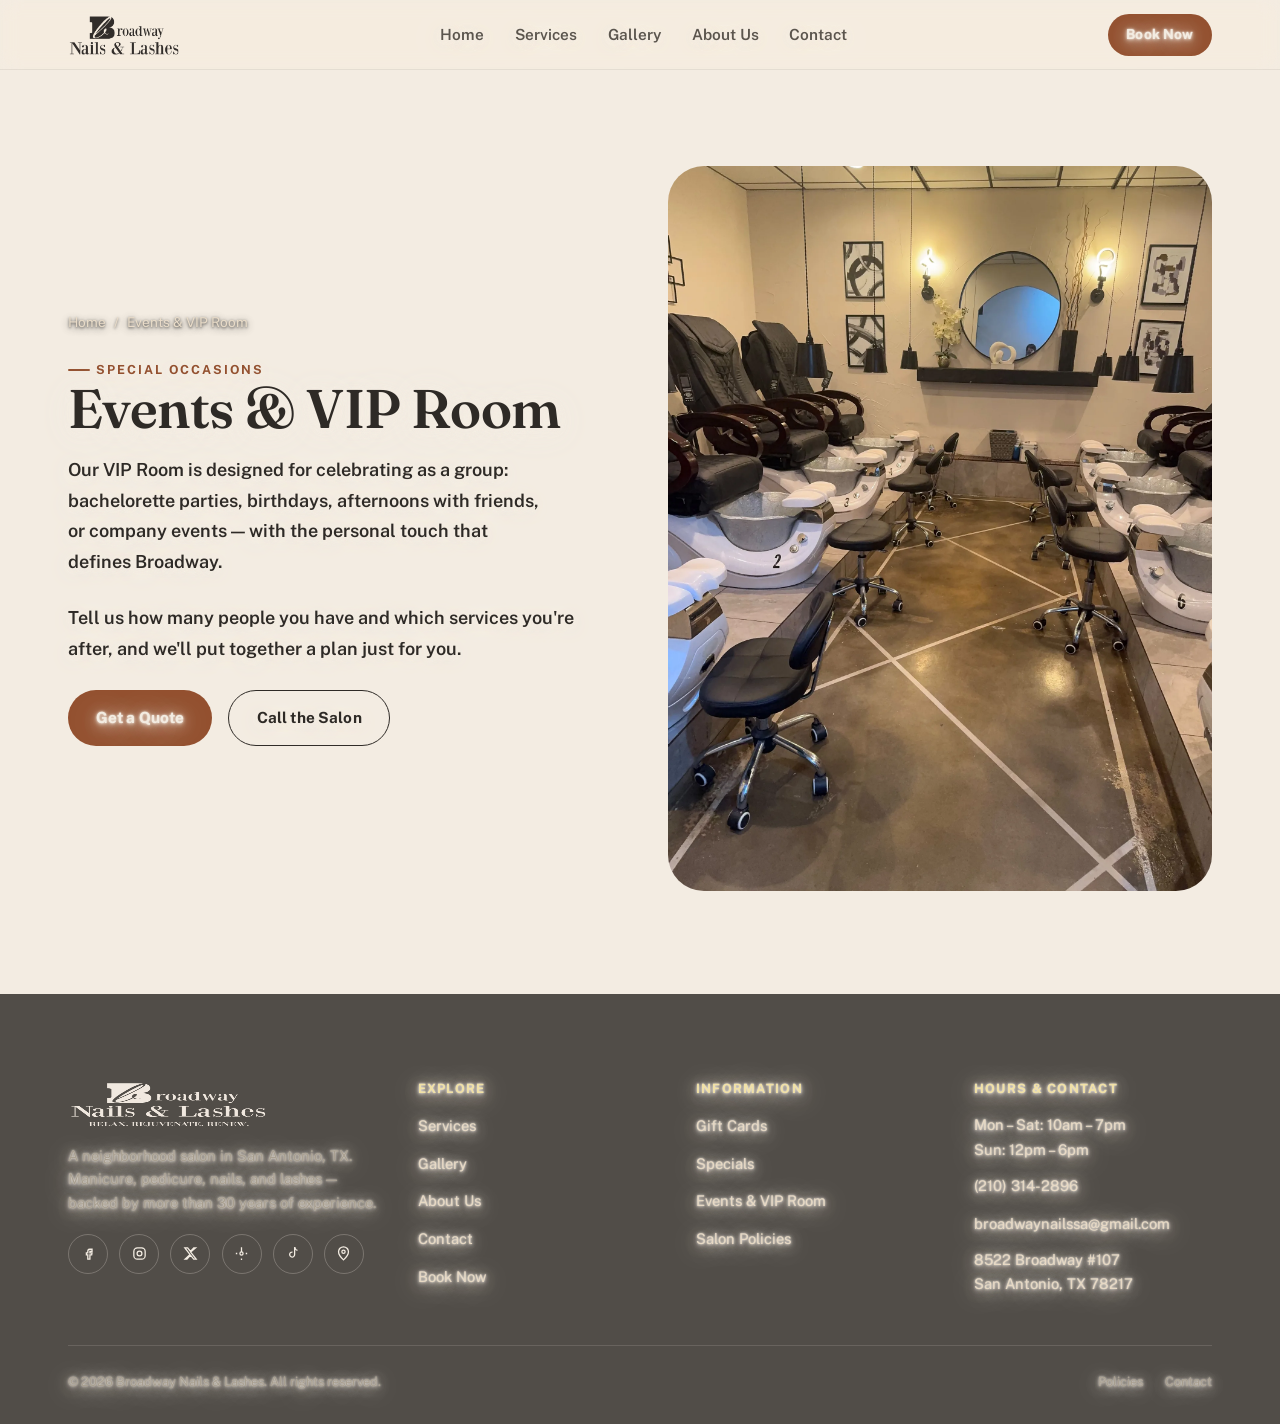
<file: events.html>
<!doctype html>
<html lang="en">
<head>
<meta charset="UTF-8">
<meta name="viewport" content="width=device-width, initial-scale=1">
<title>Events &amp; VIP Room — Broadway Nails & Lashes</title>
<meta name="description" content="Book our VIP Room for bachelorette parties, birthdays, and private events at Broadway Nails & Lashes, San Antonio, TX.">
<link rel="icon" href="favicon.ico" sizes="any">
<link rel="apple-touch-icon" href="assets/img/apple-touch-icon.png">
<link rel="preconnect" href="https://fonts.googleapis.com">
<link rel="preconnect" href="https://fonts.gstatic.com" crossorigin>
<link rel="stylesheet" href="https://fonts.googleapis.com/css2?family=Fraunces:ital,wght@0,400;0,500;0,600;0,700;1,400;1,500;1,600&family=Public+Sans:wght@400;500;600;700&display=swap">
<link rel="stylesheet" href="styles.css?v=20260830a">
<link rel="canonical" href="https://broadwaynailsandlashes.com/events.html">
<meta name="keywords" content="nail salon VIP room San Antonio, bachelorette party nails San Antonio, private nail salon event">
<meta name="robots" content="index, follow, max-image-preview:large">
<meta name="theme-color" content="#B4694A">
<meta name="author" content="Broadway Nails & Lashes">

<!-- Open Graph -->
<meta property="og:type" content="website">
<meta property="og:site_name" content="Broadway Nails &amp; Lashes">
<meta property="og:title" content="Events & VIP Room — Broadway Nails & Lashes">
<meta property="og:description" content="Book our VIP Room for bachelorette parties, birthdays, and private events at Broadway Nails & Lashes, San Antonio, TX.">
<meta property="og:url" content="https://broadwaynailsandlashes.com/events.html">
<meta property="og:image" content="https://broadwaynailsandlashes.com/assets/img/interior-salon-warm.webp">
<meta property="og:image:width" content="1200">
<meta property="og:image:alt" content="Broadway Nails &amp; Lashes — San Antonio, TX">
<meta property="og:locale" content="en_US">

<!-- Twitter Card -->
<meta name="twitter:card" content="summary_large_image">
<meta name="twitter:title" content="Events & VIP Room — Broadway Nails & Lashes">
<meta name="twitter:description" content="Book our VIP Room for bachelorette parties, birthdays, and private events at Broadway Nails & Lashes, San Antonio, TX.">
<meta name="twitter:image" content="https://broadwaynailsandlashes.com/assets/img/interior-salon-warm.webp">
<meta name="twitter:site" content="@broadwaynailssa">

<!-- Google Search Console verification — replace with your real code from search.google.com/search-console -->
<!-- <meta name="google-site-verification" content="REPLACE_WITH_YOUR_GSC_CODE"> -->

<!-- Google Analytics (GA4) — replace G-XXXXXXXXXX with your real Measurement ID -->
<!--
<script async src="https://www.googletagmanager.com/gtag/js?id=G-XXXXXXXXXX"></script>
<script>
  window.dataLayer = window.dataLayer || [];
  function gtag(){dataLayer.push(arguments);}
  gtag('js', new Date());
  gtag('config', 'G-XXXXXXXXXX');
</script>
-->

<script type="application/ld+json">
{
  "@context": "https://schema.org",
  "@type": "NailSalon",
  "@id": "https://broadwaynailsandlashes.com/#business",
  "name": "Broadway Nails & Lashes",
  "alternateName": "Broadway Nails and Lashes",
  "description": "Family-run nail salon in San Antonio, TX offering manicure, pedicure, nail extensions, lash & brow services, waxing, and hair styling. Founded by Linda, with more than 30 years of experience. Winner of BNS Best in Business \u2014 Nail Salon, North San Antonio, 2024 & 2025.",
  "image": [
    "https://broadwaynailsandlashes.com/assets/img/hero-salon-wide.webp",
    "https://broadwaynailsandlashes.com/assets/img/interior-salon-warm.webp"
  ],
  "logo": "https://broadwaynailsandlashes.com/assets/img/logo-full.webp",
  "url": "https://broadwaynailsandlashes.com/",
  "telephone": "+1-210-314-2896",
  "email": "broadwaynailssa@gmail.com",
  "priceRange": "$$",
  "currenciesAccepted": "USD",
  "paymentAccepted": "Cash, Credit Card, Debit Card",
  "address": {
    "@type": "PostalAddress",
    "streetAddress": "8522 Broadway #107",
    "addressLocality": "San Antonio",
    "addressRegion": "TX",
    "postalCode": "78217",
    "addressCountry": "US"
  },
  "geo": {
    "@type": "GeoCoordinates",
    "latitude": 29.5178,
    "longitude": -98.4624
  },
  "hasMap": "https://www.google.com/maps/place/Broadway+Nails+%26+Lashes/@29.5178036,-98.4625501,15z/data=!4m6!3m5!1s0x865cf52f52014299:0xa1b88b4aef656ddc!8m2!3d29.5178036!4d-98.4625501!16s%2Fg%2F11f765j8qv?entry=ttu",
  "openingHoursSpecification": [
    {
      "@type": "OpeningHoursSpecification",
      "dayOfWeek": ["Monday", "Tuesday", "Wednesday", "Thursday", "Friday", "Saturday"],
      "opens": "10:00",
      "closes": "19:00"
    },
    {
      "@type": "OpeningHoursSpecification",
      "dayOfWeek": ["Sunday"],
      "opens": "12:00",
      "closes": "18:00"
    }
  ],
  "sameAs": [
    "https://www.facebook.com/BroadwayNailsAndLashes/",
    "https://www.instagram.com/broadwaynailsandlashes/",
    "https://x.com/broadwaynailssa",
    "https://www.yelp.com/biz/broadway-nails-and-lashes-san-antonio-2",
    "https://www.tiktok.com/@broadway.nailslash"
  ],
  "award": "BNS Best in Business \u2014 Nail Salon, North San Antonio, Texas (2024 & 2025)",
  "founder": {
    "@type": "Person",
    "name": "Linda"
  },
  "areaServed": {
    "@type": "City",
    "name": "San Antonio"
  },
  "hasOfferCatalog": {
    "@type": "OfferCatalog",
    "name": "Services",
    "itemListElement": [
      { "@type": "Offer", "itemOffered": { "@type": "Service", "name": "Manicure" }, "priceRange": "$18\u2013$70" },
      { "@type": "Offer", "itemOffered": { "@type": "Service", "name": "Pedicure" }, "priceRange": "$30\u2013$120" },
      { "@type": "Offer", "itemOffered": { "@type": "Service", "name": "Nail Extensions (Acrylic, Dip, GelX, Builder Gel)" }, "priceRange": "$48\u2013$85" },
      { "@type": "Offer", "itemOffered": { "@type": "Service", "name": "Eyelash Extensions" }, "priceRange": "$65\u2013$160" },
      { "@type": "Offer", "itemOffered": { "@type": "Service", "name": "Brows & Waxing" }, "priceRange": "$8\u2013$110" },
      { "@type": "Offer", "itemOffered": { "@type": "Service", "name": "Hair Styling" }, "priceRange": "$40+" }
    ]
  }
}
</script>
<script type="application/ld+json">
{
  "@context": "https://schema.org",
  "@type": "BreadcrumbList",
  "itemListElement": [
    {
      "@type": "ListItem",
      "position": 1,
      "name": "Home",
      "item": "https://broadwaynailsandlashes.com/"
    },
    {
      "@type": "ListItem",
      "position": 2,
      "name": "Events & VIP Room",
      "item": "https://broadwaynailsandlashes.com/events.html"
    }
  ]
}
</script>
</head>
<body>
<a class="skip-link" href="#contenido">Skip to content</a>
<div class="site-video-bg" aria-hidden="true">
  <video autoplay muted loop playsinline webkit-playsinline preload="auto">
    <source src="assets/video/hero-bg-nail-art.mp4" type="video/mp4">
  </video>
</div>

<header class="site-header">
  <div class="container header-inner">
    <a class="brand" href="index.html" aria-label="Broadway Nails & Lashes — home"><img src="assets/img/logo-header.webp" alt="Broadway Nails & Lashes" width="220" height="79"></a>
    <nav class="main-nav" aria-label="Main navigation">
      <ul><li><a href="index.html">Home</a></li><li><a href="servicios.html">Services</a></li><li><a href="galeria.html">Gallery</a></li><li><a href="nosotros.html">About Us</a></li><li><a href="contacto.html">Contact</a></li></ul>
    </nav>
    <div class="header-cta">
      <a class="btn btn-primary btn-sm" href="https://www.fresha.com/a/broadway-nails-and-lashes-san-antonio-8522-broadway-qn6suuja/all-offer?menu=true&amp;pId=954452" target="_blank" rel="noopener"><span class="full">Book Now</span><span class="short">Book</span></a>
      <button class="nav-toggle" aria-label="Open menu" aria-expanded="false"><svg viewBox="0 0 24 24" fill="none" stroke="currentColor" stroke-width="1.8"><path d="M3 6h18M3 12h18M3 18h18"/></svg></button>
    </div>
  </div>
</header>
<div class="mobile-nav">
  <nav aria-label="Mobile navigation">
    <ul><li><a href="index.html">Home</a></li><li><a href="servicios.html">Services</a></li><li><a href="galeria.html">Gallery</a></li><li><a href="nosotros.html">About Us</a></li><li><a href="contacto.html">Contact</a></li></ul>
    <div class="header-cta"><a class="btn btn-primary" href="https://www.fresha.com/a/broadway-nails-and-lashes-san-antonio-8522-broadway-qn6suuja/all-offer?menu=true&amp;pId=954452" target="_blank" rel="noopener">Book Now</a></div>
  </nav>
</div>

<main id="contenido">
  <section class="section" style="padding-top:clamp(3.5rem,8vw,6rem);">
    <div class="container">
      <div class="split-block split-block--reverse reveal">
        <div>
          <div class="breadcrumb"><a href="index.html">Home</a><span>/</span><span>Events &amp; VIP Room</span></div>
          <span class="eyebrow">Special Occasions</span>
          <h1 class="h1" style="font-size:clamp(2.2rem,4.6vw,3.4rem);">Events &amp; VIP Room</h1>
          <p class="body-l" style="margin:1rem 0 1.6rem;">Our VIP Room is designed for celebrating as a group: bachelorette parties, birthdays, afternoons with friends, or company events — with the personal touch that defines Broadway.</p>
          <p class="body-l" style="margin-bottom:1.6rem;">Tell us how many people you have and which services you're after, and we'll put together a plan just for you.</p>
          <div style="display:flex; gap:1rem; flex-wrap:wrap;">
            <a class="btn btn-primary" href="contacto.html">Get a Quote</a>
            <a class="btn btn-secondary" href="tel:+12103142896">Call the Salon</a>
          </div>
        </div>
        <div class="split-block__media">
          <img src="assets/img/interior-salon-warm.webp" alt="VIP Room at Broadway Nails &amp; Lashes" loading="lazy" decoding="async">
        </div>
      </div>
    </div>
  </section>
</main>

<footer class="site-footer">
  <div class="container">
    <div class="footer-top">
      <div class="footer-brand">
        <img src="assets/img/logo-full-cream.webp" alt="Broadway Nails & Lashes" width="200" height="93">
        <p>A neighborhood salon in San Antonio, TX. Manicure, pedicure, nails, and lashes — backed by more than 30 years of experience.</p>
        <div class="social-row social-row--dark" style="margin-top:1.2rem;">
          <a href="https://www.facebook.com/BroadwayNailsAndLashes/" target="_blank" rel="noopener" aria-label="Facebook"><svg viewBox="0 0 24 24" fill="none" stroke="currentColor" stroke-width="1.8"><path d="M14 9h3V6h-3c-1.7 0-3 1.3-3 3v2H9v3h2v6h3v-6h2.5l.5-3H14V9z"/></svg></a>
          <a href="https://www.instagram.com/broadwaynailsandlashes/" target="_blank" rel="noopener" aria-label="Instagram"><svg viewBox="0 0 24 24" fill="none" stroke="currentColor" stroke-width="1.8"><rect x="4" y="4" width="16" height="16" rx="5"/><circle cx="12" cy="12" r="3.4"/></svg></a>
          <a href="https://x.com/broadwaynailssa" target="_blank" rel="noopener" aria-label="Twitter / X"><svg viewBox="0 0 24 24" fill="none" stroke="currentColor" stroke-width="1.8"><path d="M4 4l7.4 9.5L4.4 20H7l5-5.6L16.5 20H20l-7.8-10L19.2 4H16.6l-4.6 5.1L8 4H4z"/></svg></a>
          <a href="https://www.yelp.com/biz/broadway-nails-and-lashes-san-antonio-2" target="_blank" rel="noopener" aria-label="Yelp"><svg viewBox="0 0 24 24" fill="none" stroke="currentColor" stroke-width="1.8"><circle cx="12" cy="12" r="2.2"/><path d="M12 3v7M12 21v-2M6 12H4M20 12h-2"/></svg></a>
          <a href="https://www.tiktok.com/@broadway.nailslash" target="_blank" rel="noopener" aria-label="TikTok"><svg viewBox="0 0 24 24" fill="none" stroke="currentColor" stroke-width="1.8"><path d="M15 3v10.5a3.5 3.5 0 11-3-3.46"/><path d="M15 3c.3 2.4 2 4.2 4 4.5"/></svg></a>
          <a href="https://www.google.com/maps/place/Broadway+Nails+%26+Lashes/@29.5178036,-98.4625501,15z/data=!4m6!3m5!1s0x865cf52f52014299:0xa1b88b4aef656ddc!8m2!3d29.5178036!4d-98.4625501!16s%2Fg%2F11f765j8qv?entry=ttu" target="_blank" rel="noopener" aria-label="Google Maps"><svg viewBox="0 0 24 24" fill="none" stroke="currentColor" stroke-width="1.8"><path d="M12 21s7-6.3 7-11.5A7 7 0 105 9.5C5 14.7 12 21 12 21z"/><circle cx="12" cy="9.5" r="2.3"/></svg></a>
        </div>
      </div>
      <div class="footer-col"><h4>Explore</h4><ul><li><a href="servicios.html">Services</a></li><li><a href="galeria.html">Gallery</a></li><li><a href="nosotros.html">About Us</a></li><li><a href="contacto.html">Contact</a></li><li><a href="https://www.fresha.com/a/broadway-nails-and-lashes-san-antonio-8522-broadway-qn6suuja/all-offer?menu=true&amp;pId=954452" target="_blank" rel="noopener">Book Now</a></li></ul></div>
      <div class="footer-col"><h4>Information</h4><ul><li><a href="gift-card.html">Gift Cards</a></li><li><a href="specials.html">Specials</a></li><li><a href="events.html">Events &amp; VIP Room</a></li><li><a href="policies.html">Salon Policies</a></li></ul></div>
      <div class="footer-col"><h4>Hours &amp; Contact</h4><ul><li><p>Mon – Sat: 10am – 7pm<br>Sun: 12pm – 6pm</p></li><li><a href="tel:+12103142896">(210) 314-2896</a></li><li><a href="mailto:broadwaynailssa@gmail.com">broadwaynailssa@gmail.com</a></li><li><p>8522 Broadway #107<br>San Antonio, TX 78217</p></li></ul></div>
    </div>
    <div class="footer-bottom"><p>© 2026 Broadway Nails &amp; Lashes. All rights reserved.</p><div class="footer-bottom-links"><a href="policies.html">Policies</a><a href="contacto.html">Contact</a></div></div>
  </div>
</footer>
<script defer src="lib/manifest.js"></script>
<script defer src="main.js?v=20260830a"></script>
</body>
</html>
</file>
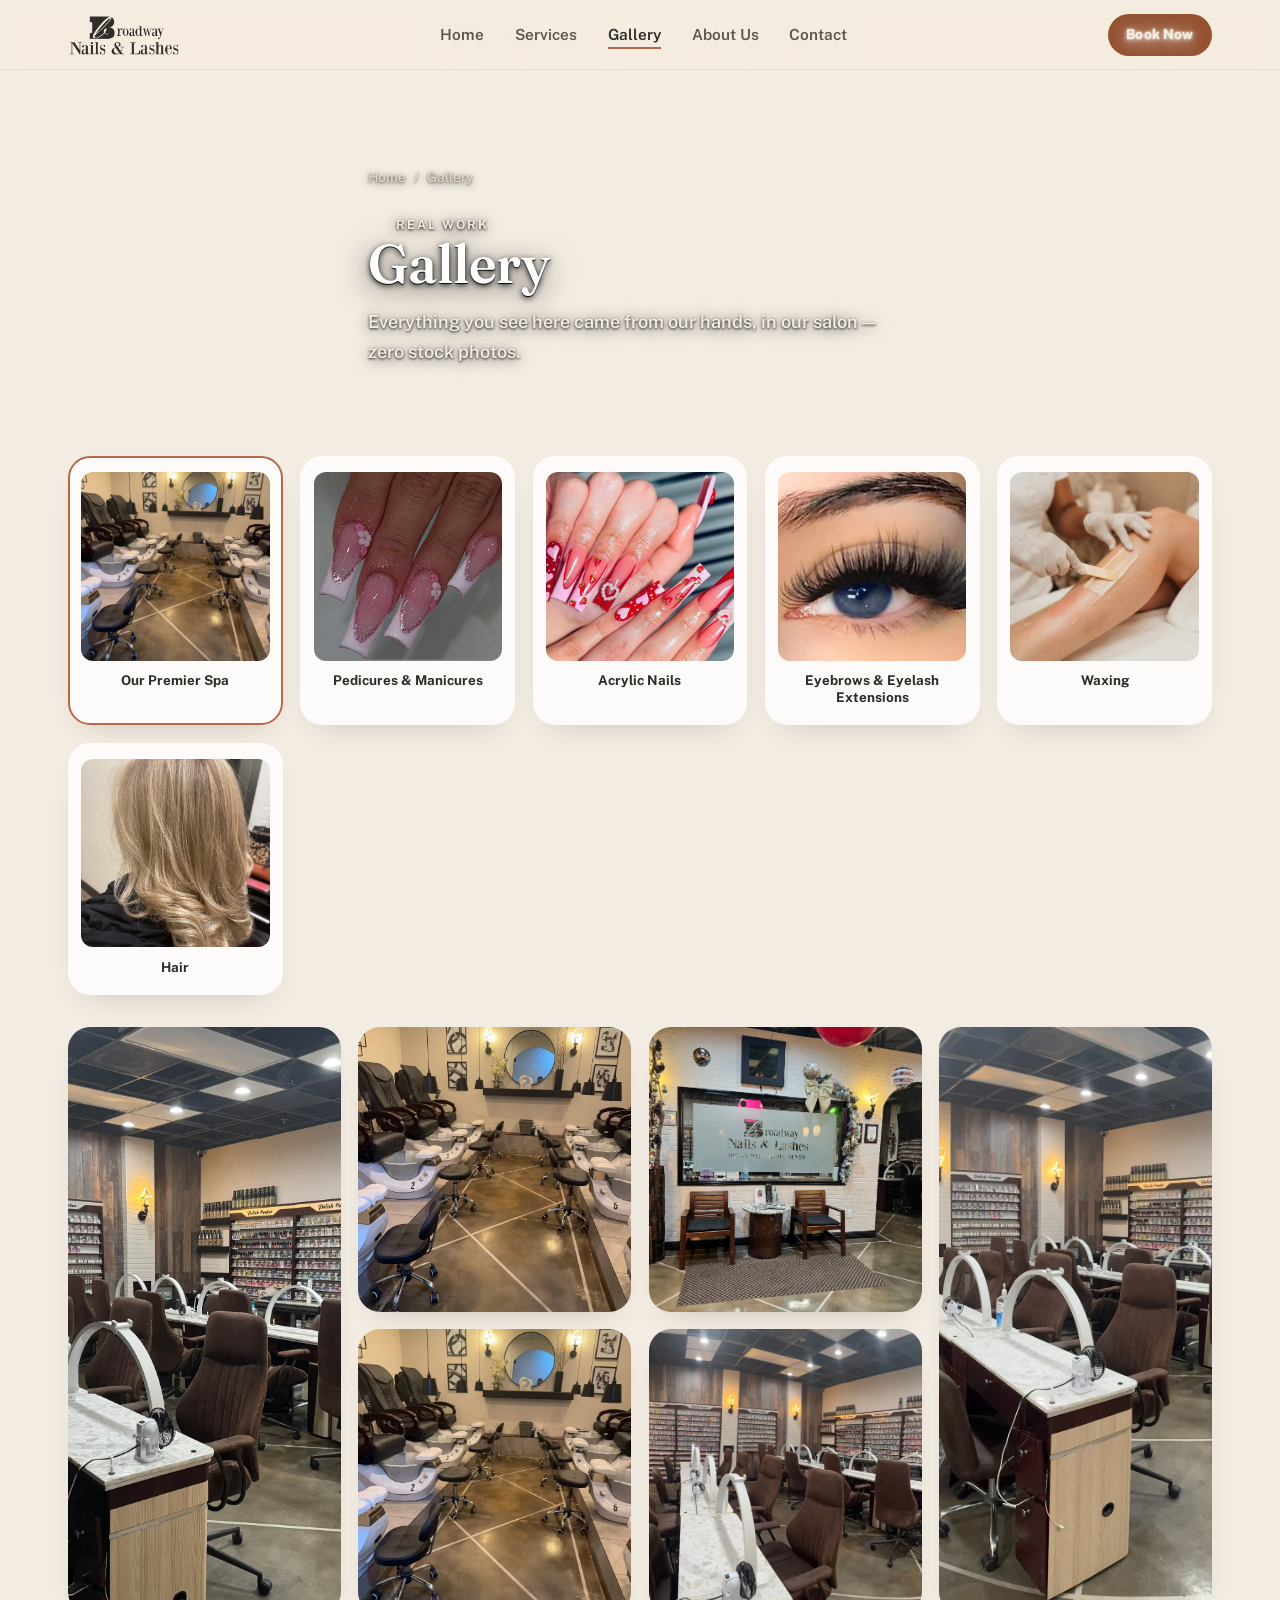
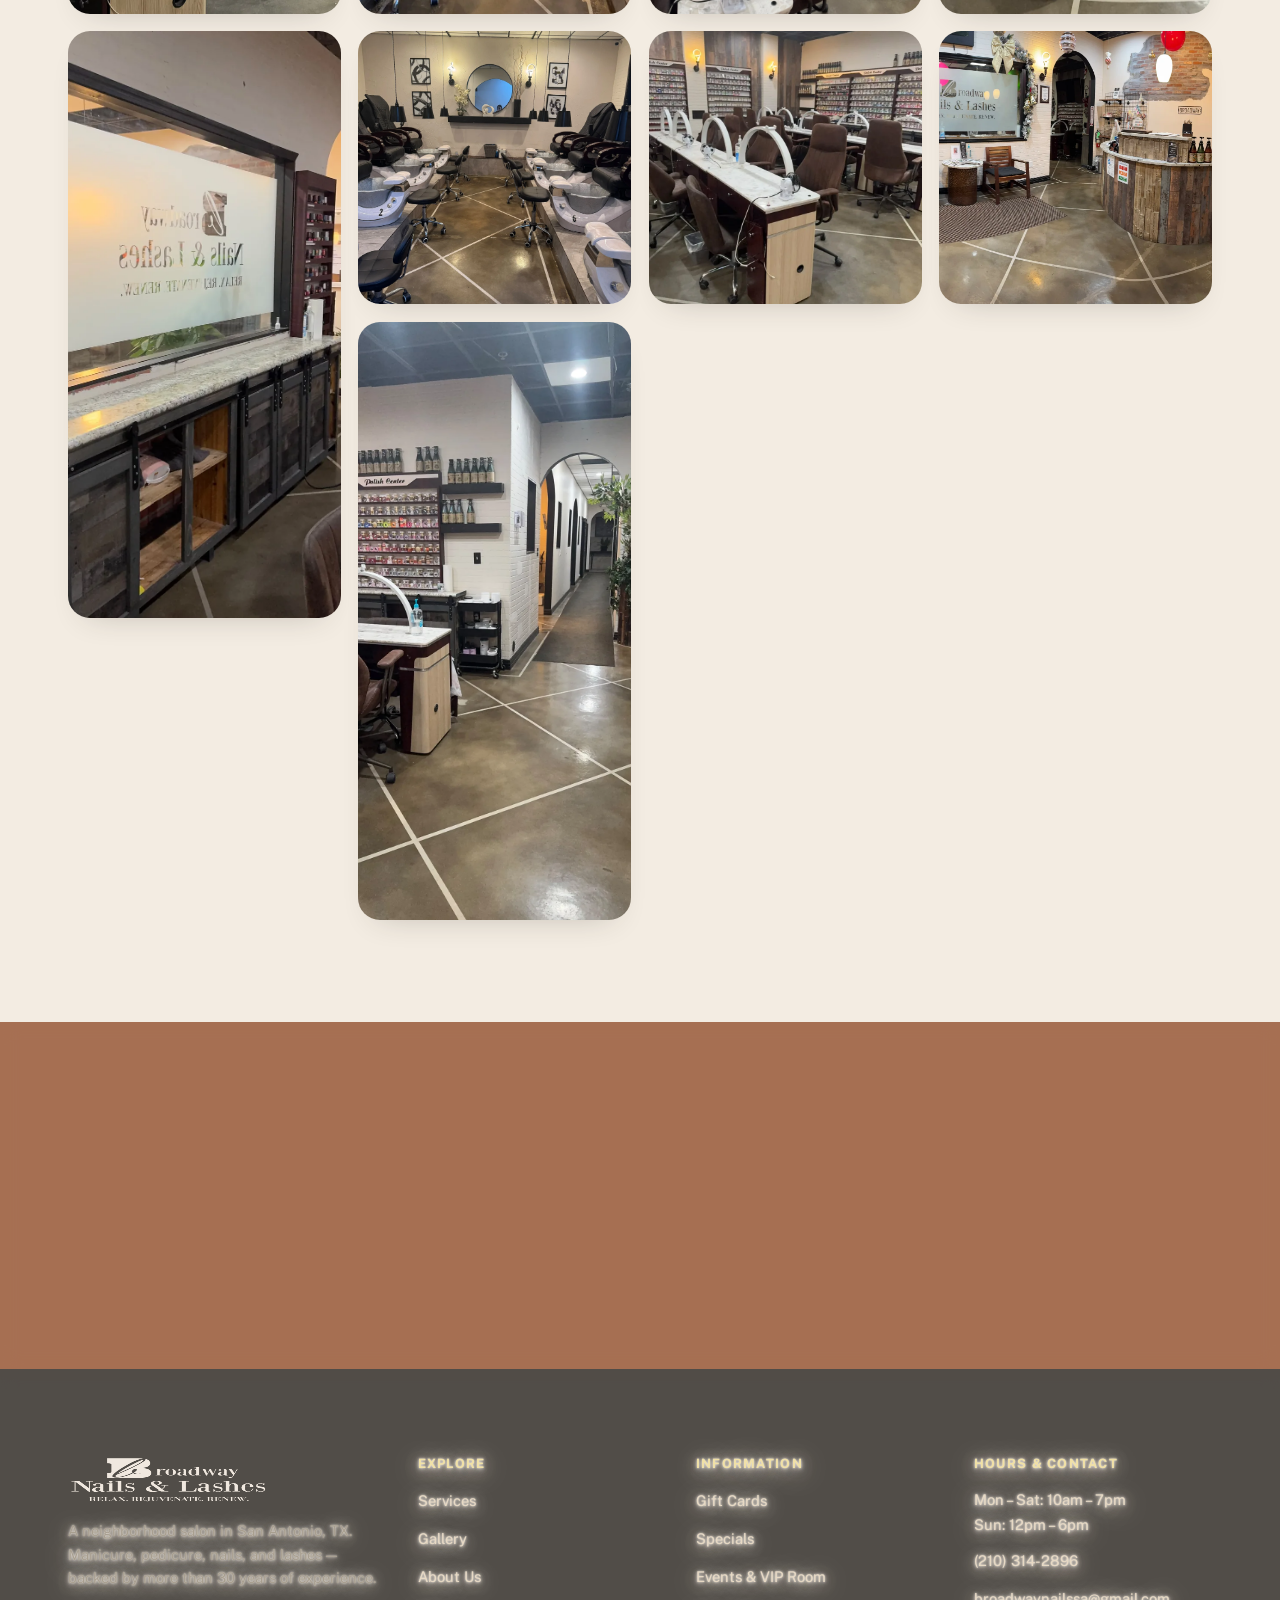
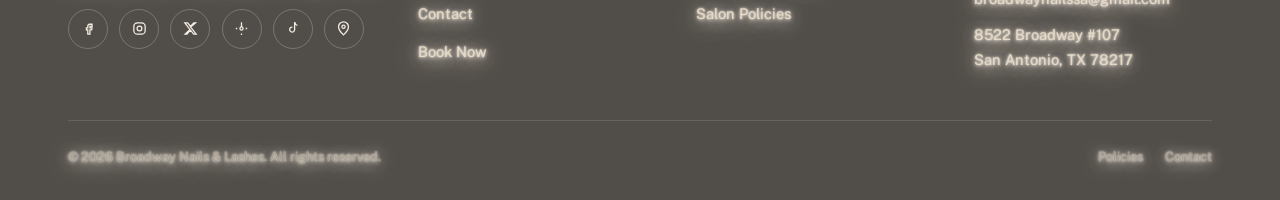
<file: galeria.html>
<!doctype html>
<html lang="en">
<head>
<meta charset="UTF-8">
<meta name="viewport" content="width=device-width, initial-scale=1">
<title>Gallery — Broadway Nails & Lashes</title>
<meta name="description" content="Real photos of manicures, pedicures, nail extensions, and lashes done at Broadway Nails & Lashes, San Antonio, TX.">
<link rel="icon" href="favicon.ico" sizes="any">
<link rel="apple-touch-icon" href="assets/img/apple-touch-icon.png">
<link rel="preconnect" href="https://fonts.googleapis.com">
<link rel="preconnect" href="https://fonts.gstatic.com" crossorigin>
<link rel="stylesheet" href="https://fonts.googleapis.com/css2?family=Fraunces:ital,wght@0,400;0,500;0,600;0,700;1,400;1,500;1,600&family=Public+Sans:wght@400;500;600;700&display=swap">
<link rel="stylesheet" href="styles.css?v=20260830a">
<link rel="canonical" href="https://broadwaynailsandlashes.com/galeria.html">
<meta name="keywords" content="nail art San Antonio, nail designs gallery, acrylic nail photos, lash extension photos San Antonio">
<meta name="robots" content="index, follow, max-image-preview:large">
<meta name="theme-color" content="#B4694A">
<meta name="author" content="Broadway Nails & Lashes">

<!-- Open Graph -->
<meta property="og:type" content="website">
<meta property="og:site_name" content="Broadway Nails &amp; Lashes">
<meta property="og:title" content="Gallery — Broadway Nails & Lashes">
<meta property="og:description" content="Real photos of manicures, pedicures, nail extensions, and lashes done at Broadway Nails & Lashes, San Antonio, TX.">
<meta property="og:url" content="https://broadwaynailsandlashes.com/galeria.html">
<meta property="og:image" content="https://broadwaynailsandlashes.com/assets/img/nailart-black-rose-stiletto.webp">
<meta property="og:image:width" content="1200">
<meta property="og:image:alt" content="Broadway Nails &amp; Lashes — San Antonio, TX">
<meta property="og:locale" content="en_US">

<!-- Twitter Card -->
<meta name="twitter:card" content="summary_large_image">
<meta name="twitter:title" content="Gallery — Broadway Nails & Lashes">
<meta name="twitter:description" content="Real photos of manicures, pedicures, nail extensions, and lashes done at Broadway Nails & Lashes, San Antonio, TX.">
<meta name="twitter:image" content="https://broadwaynailsandlashes.com/assets/img/nailart-black-rose-stiletto.webp">
<meta name="twitter:site" content="@broadwaynailssa">

<!-- Google Search Console verification — replace with your real code from search.google.com/search-console -->
<!-- <meta name="google-site-verification" content="REPLACE_WITH_YOUR_GSC_CODE"> -->

<!-- Google Analytics (GA4) — replace G-XXXXXXXXXX with your real Measurement ID -->
<!--
<script async src="https://www.googletagmanager.com/gtag/js?id=G-XXXXXXXXXX"></script>
<script>
  window.dataLayer = window.dataLayer || [];
  function gtag(){dataLayer.push(arguments);}
  gtag('js', new Date());
  gtag('config', 'G-XXXXXXXXXX');
</script>
-->

<script type="application/ld+json">
{
  "@context": "https://schema.org",
  "@type": "NailSalon",
  "@id": "https://broadwaynailsandlashes.com/#business",
  "name": "Broadway Nails & Lashes",
  "alternateName": "Broadway Nails and Lashes",
  "description": "Family-run nail salon in San Antonio, TX offering manicure, pedicure, nail extensions, lash & brow services, waxing, and hair styling. Founded by Linda, with more than 30 years of experience. Winner of BNS Best in Business \u2014 Nail Salon, North San Antonio, 2024 & 2025.",
  "image": [
    "https://broadwaynailsandlashes.com/assets/img/hero-salon-wide.webp",
    "https://broadwaynailsandlashes.com/assets/img/interior-salon-warm.webp"
  ],
  "logo": "https://broadwaynailsandlashes.com/assets/img/logo-full.webp",
  "url": "https://broadwaynailsandlashes.com/",
  "telephone": "+1-210-314-2896",
  "email": "broadwaynailssa@gmail.com",
  "priceRange": "$$",
  "currenciesAccepted": "USD",
  "paymentAccepted": "Cash, Credit Card, Debit Card",
  "address": {
    "@type": "PostalAddress",
    "streetAddress": "8522 Broadway #107",
    "addressLocality": "San Antonio",
    "addressRegion": "TX",
    "postalCode": "78217",
    "addressCountry": "US"
  },
  "geo": {
    "@type": "GeoCoordinates",
    "latitude": 29.5178,
    "longitude": -98.4624
  },
  "hasMap": "https://www.google.com/maps/place/Broadway+Nails+%26+Lashes/@29.5178036,-98.4625501,15z/data=!4m6!3m5!1s0x865cf52f52014299:0xa1b88b4aef656ddc!8m2!3d29.5178036!4d-98.4625501!16s%2Fg%2F11f765j8qv?entry=ttu",
  "openingHoursSpecification": [
    {
      "@type": "OpeningHoursSpecification",
      "dayOfWeek": ["Monday", "Tuesday", "Wednesday", "Thursday", "Friday", "Saturday"],
      "opens": "10:00",
      "closes": "19:00"
    },
    {
      "@type": "OpeningHoursSpecification",
      "dayOfWeek": ["Sunday"],
      "opens": "12:00",
      "closes": "18:00"
    }
  ],
  "sameAs": [
    "https://www.facebook.com/BroadwayNailsAndLashes/",
    "https://www.instagram.com/broadwaynailsandlashes/",
    "https://x.com/broadwaynailssa",
    "https://www.yelp.com/biz/broadway-nails-and-lashes-san-antonio-2",
    "https://www.tiktok.com/@broadway.nailslash"
  ],
  "award": "BNS Best in Business \u2014 Nail Salon, North San Antonio, Texas (2024 & 2025)",
  "founder": {
    "@type": "Person",
    "name": "Linda"
  },
  "areaServed": {
    "@type": "City",
    "name": "San Antonio"
  },
  "hasOfferCatalog": {
    "@type": "OfferCatalog",
    "name": "Services",
    "itemListElement": [
      { "@type": "Offer", "itemOffered": { "@type": "Service", "name": "Manicure" }, "priceRange": "$18\u2013$70" },
      { "@type": "Offer", "itemOffered": { "@type": "Service", "name": "Pedicure" }, "priceRange": "$30\u2013$120" },
      { "@type": "Offer", "itemOffered": { "@type": "Service", "name": "Nail Extensions (Acrylic, Dip, GelX, Builder Gel)" }, "priceRange": "$48\u2013$85" },
      { "@type": "Offer", "itemOffered": { "@type": "Service", "name": "Eyelash Extensions" }, "priceRange": "$65\u2013$160" },
      { "@type": "Offer", "itemOffered": { "@type": "Service", "name": "Brows & Waxing" }, "priceRange": "$8\u2013$110" },
      { "@type": "Offer", "itemOffered": { "@type": "Service", "name": "Hair Styling" }, "priceRange": "$40+" }
    ]
  }
}
</script>
<script type="application/ld+json">
{
  "@context": "https://schema.org",
  "@type": "BreadcrumbList",
  "itemListElement": [
    {
      "@type": "ListItem",
      "position": 1,
      "name": "Home",
      "item": "https://broadwaynailsandlashes.com/"
    },
    {
      "@type": "ListItem",
      "position": 2,
      "name": "Gallery",
      "item": "https://broadwaynailsandlashes.com/galeria.html"
    }
  ]
}
</script>
</head>
<body>
<a class="skip-link" href="#contenido">Skip to content</a>

<div class="site-video-bg" aria-hidden="true">
  <video autoplay muted loop playsinline webkit-playsinline preload="auto">
    <source src="assets/video/hero-bg-nail-art.mp4" type="video/mp4">
  </video>
</div>

<header class="site-header">
  <div class="container header-inner">
    <a class="brand" href="index.html" aria-label="Broadway Nails & Lashes — home">
      <img src="assets/img/logo-header.webp" alt="Broadway Nails & Lashes" width="220" height="79">
    </a>
    <nav class="main-nav" aria-label="Main navigation">
      <ul>
        <li><a href="index.html">Home</a></li>
        <li><a href="servicios.html">Services</a></li>
        <li><a href="galeria.html" aria-current="page">Gallery</a></li>
        <li><a href="nosotros.html">About Us</a></li>
        <li><a href="contacto.html">Contact</a></li>
      </ul>
    </nav>
    <div class="header-cta">
      <a class="btn btn-primary btn-sm" href="https://www.fresha.com/a/broadway-nails-and-lashes-san-antonio-8522-broadway-qn6suuja/all-offer?menu=true&amp;pId=954452" target="_blank" rel="noopener">
        <span class="full">Book Now</span><span class="short">Book</span>
      </a>
      <button class="nav-toggle" aria-label="Open menu" aria-expanded="false">
        <svg viewBox="0 0 24 24" fill="none" stroke="currentColor" stroke-width="1.8"><path d="M3 6h18M3 12h18M3 18h18"/></svg>
      </button>
    </div>
  </div>
</header>

<div class="mobile-nav">
  <nav aria-label="Mobile navigation">
    <ul>
      <li><a href="index.html">Home</a></li>
      <li><a href="servicios.html">Services</a></li>
      <li><a href="galeria.html">Gallery</a></li>
      <li><a href="nosotros.html">About Us</a></li>
      <li><a href="contacto.html">Contact</a></li>
    </ul>
    <div class="header-cta">
      <a class="btn btn-primary" href="https://www.fresha.com/a/broadway-nails-and-lashes-san-antonio-8522-broadway-qn6suuja/all-offer?menu=true&amp;pId=954452" target="_blank" rel="noopener">Book Now</a>
    </div>
  </nav>
</div>

<main id="contenido">
  <section class="section" style="padding-top:clamp(3.5rem,8vw,6rem); padding-bottom:2rem;">
    <div class="container section-head reveal">
      <div class="breadcrumb"><a href="index.html">Home</a><span>/</span><span>Gallery</span></div>
      <span class="eyebrow">Real Work</span>
      <h1 class="h1" style="font-size:clamp(2.2rem,4.6vw,3.4rem);">Gallery</h1>
      <p class="body-l" style="margin-top:.8rem;">Everything you see here came from our hands, in our salon — zero stock photos.</p>
    </div>
  </section>

  <section class="section" style="padding-top:0; padding-bottom:2rem;">
    <div class="container">
      <div class="gallery-filter-menu reveal-stagger" role="tablist" aria-label="Filter gallery by category">
        <button type="button" class="gallery-filter" data-filter="spa" role="tab" aria-selected="true">
          <span class="gallery-filter__thumb"><img src="assets/img/interior-salon-warm.webp" alt="" loading="lazy"></span>
          <span class="gallery-filter__label">Our Premier Spa</span>
        </button>
        <button type="button" class="gallery-filter" data-filter="spa-menu" role="tab" aria-selected="false">
          <span class="gallery-filter__thumb"><img src="assets/img/nailart-pink-glitter-floral.webp" alt="" loading="lazy"></span>
          <span class="gallery-filter__label">Pedicures &amp; Manicures</span>
        </button>
        <button type="button" class="gallery-filter" data-filter="extensions" role="tab" aria-selected="false">
          <span class="gallery-filter__thumb"><img src="assets/img/nailart-red-heart-coffin.webp" alt="" loading="lazy"></span>
          <span class="gallery-filter__label">Acrylic Nails</span>
        </button>
        <button type="button" class="gallery-filter" data-filter="eyebrows-lash" role="tab" aria-selected="false">
          <span class="gallery-filter__thumb"><img src="assets/img/lash-closeup.webp" alt="" loading="lazy"></span>
          <span class="gallery-filter__label">Eyebrows &amp; Eyelash Extensions</span>
        </button>
        <button type="button" class="gallery-filter" data-filter="waxing" role="tab" aria-selected="false">
          <span class="gallery-filter__thumb"><img src="assets/img/waxing-treatment.webp" alt="" loading="lazy"></span>
          <span class="gallery-filter__label">Waxing</span>
        </button>
        <button type="button" class="gallery-filter" data-filter="hair" role="tab" aria-selected="false">
          <span class="gallery-filter__thumb"><img src="assets/img/hair-blonde-highlights.webp" alt="" loading="lazy"></span>
          <span class="gallery-filter__label">Hair</span>
        </button>
      </div>
    </div>
  </section>

  <section class="section" style="padding-top:0;" data-gallery-results>
    <div class="container">
      <div class="gallery-grid reveal-stagger" data-gallery-grid>
        <a class="tall" data-cat="spa" href="#"><img src="assets/img/hero-salon-wide.webp" alt="Manicure stations at Broadway Nails &amp; Lashes" loading="lazy"></a>
        <a data-cat="spa" href="#"><img src="assets/img/interior-salon-warm.webp" alt="Pedicure spa area at Broadway Nails &amp; Lashes" loading="lazy"></a>
        <a data-cat="spa" href="#"><img src="assets/img/reception-desk.webp" alt="Reception area at Broadway Nails &amp; Lashes" loading="lazy"></a>
        <a class="tall" data-cat="spa" href="#"><img src="assets/img/spa-station-panorama.webp" alt="Manicure stations, wide view" loading="lazy"></a>
        <a data-cat="spa" href="#"><img src="assets/img/pedicure-area.webp" alt="Spa pedicure chairs" loading="lazy"></a>
        <a data-cat="spa" href="#"><img src="assets/img/nail-station-hands.webp" alt="Manicure stations, detail view" loading="lazy"></a>
        <a class="tall" data-cat="spa" href="#"><img src="assets/img/spa-station-3.webp" alt="Manicure stations at Broadway Nails &amp; Lashes" loading="lazy"></a>
        <a data-cat="spa" href="#"><img src="assets/img/pedicure-area-2.webp" alt="Spa pedicure area" loading="lazy"></a>
        <a data-cat="spa" href="#"><img src="assets/img/nail-station-detail.webp" alt="Manicure station detail" loading="lazy"></a>
        <a data-cat="spa" href="#"><img src="assets/img/spa-reception-clean.webp" alt="Reception counter at Broadway Nails &amp; Lashes" loading="lazy"></a>
        <a class="tall" data-cat="spa" href="#"><img src="assets/img/nailart-black-white-stars.webp" alt="Hallway at Broadway Nails &amp; Lashes" loading="lazy"></a>

        <a class="tall" data-cat="spa-menu" href="#"><img src="assets/img/nailart-pink-glitter-floral.webp" alt="Pink manicure with 3D flowers and glitter" loading="lazy"></a>
        <a data-cat="spa-menu" href="#"><img src="assets/img/nailart-hotpink-daisy.webp" alt="Neon pink French tips with daisies" loading="lazy"></a>
        <a data-cat="spa-menu" href="#"><img src="assets/img/nailart-hotpink-daisy-2.webp" alt="Detail of pink French tips with flowers" loading="lazy"></a>
        <a data-cat="spa-menu" href="#"><img src="assets/img/nailart-cherry-dots.webp" alt="Cherry design with dots" loading="lazy"></a>
        <a class="tall" data-cat="spa-menu" href="#"><img src="assets/img/nailart-cherry-dots-2.webp" alt="Detail of cherry design" loading="lazy"></a>
        <a data-cat="spa-menu" href="#"><img src="assets/img/nailart-white-orchid.webp" alt="White manicure with orchid" loading="lazy"></a>
        <a data-cat="spa-menu" href="#"><img src="assets/img/nailart-classic-red.webp" alt="Classic red manicure" loading="lazy"></a>
        <a class="tall" data-cat="spa-menu" href="#"><img src="assets/img/nailart-cherry-floral-almond.webp" alt="Almond nails with cherry and floral pattern" loading="lazy"></a>

        <a class="tall" data-cat="extensions" href="#"><img src="assets/img/nailart-black-rose-stiletto.webp" alt="Black stiletto nails with hand-drawn rose" loading="lazy"></a>
        <a data-cat="extensions" href="#"><img src="assets/img/nailart-black-floral-almond.webp" alt="Almond nails with black floral design" loading="lazy"></a>
        <a data-cat="extensions" href="#"><img src="assets/img/nailart-pink-glitter-heart.webp" alt="Coffin nails with hearts and glitter" loading="lazy"></a>
        <a class="tall" data-cat="extensions" href="#"><img src="assets/img/nailart-red-heart-coffin.webp" alt="Long coffin nails with strawberries and hearts" loading="lazy"></a>
        <a data-cat="extensions" href="#"><img src="assets/img/nailart-pink-floral-pattern.webp" alt="Long pink and white checkerboard nails with hearts" loading="lazy"></a>
        <a data-cat="extensions" href="#"><img src="assets/img/nailart-black-stars-2.webp" alt="Almond nails with black star accents" loading="lazy"></a>
        <a class="tall" data-cat="extensions" href="#"><img src="assets/img/spa-pedicure-mirror.webp" alt="Long coffin nails with rhinestones and bows" loading="lazy"></a>
        <a data-cat="extensions" href="#"><img src="assets/img/nailart-acrylic-red-glossy.webp" alt="Glossy red gel polish on acrylic nails" loading="lazy"></a>
        <a class="tall" data-cat="extensions" href="#"><img src="assets/img/nailart-acrylic-burgundy-solid.webp" alt="Solid burgundy powder color acrylic nails" loading="lazy"></a>
        <a data-cat="extensions" href="#"><img src="assets/img/nailart-acrylic-pink-ombre-glitter.webp" alt="Pink and white ombre acrylic nails with glitter" loading="lazy"></a>
        <a data-cat="extensions" href="#"><img src="assets/img/nailart-acrylic-burgundy-ombre-glitter.webp" alt="Burgundy ombre acrylic nails with glitter" loading="lazy"></a>
        <a class="tall" data-cat="extensions" href="#"><img src="assets/img/nailart-acrylic-classic-french.webp" alt="Classic white French tip acrylic nails" loading="lazy"></a>
        <a data-cat="extensions" href="#"><img src="assets/img/nailart-acrylic-hotpink-french.webp" alt="Hot pink custom French tip coffin nails" loading="lazy"></a>
        <a data-cat="extensions" href="#"><img src="assets/img/nailart-acrylic-nude-glitter.webp" alt="Nude acrylic nails with silver glitter accents" loading="lazy"></a>
        <a data-cat="extensions" href="#"><img src="assets/img/nailart-acrylic-natural-french.webp" alt="Natural length classic French manicure" loading="lazy"></a>
        <a class="tall" data-cat="extensions" href="#"><img src="assets/img/nailart-acrylic-black-swirl-design.webp" alt="Custom hand-painted black swirl nail design" loading="lazy"></a>
        <a data-cat="extensions" href="#"><img src="assets/img/nailart-acrylic-holo-peacock.webp" alt="Holographic chrome accent nail" loading="lazy"></a>
        <a data-cat="extensions" href="#"><img src="assets/img/nailart-acrylic-glitter-ombre.webp" alt="Glitter ombre acrylic nails" loading="lazy"></a>
        <a class="tall" data-cat="extensions" href="#"><img src="assets/img/nailart-acrylic-rainbow-colors.webp" alt="Assorted color powder change on almond nails" loading="lazy"></a>
        <a data-cat="extensions" href="#"><img src="assets/img/nailart-acrylic-silver-glitter-lace.webp" alt="Silver glitter ombre with white lace nail design" loading="lazy"></a>
        <a class="tall" data-cat="extensions" href="#"><img src="assets/img/nailart-acrylic-rainbow-flame.webp" alt="Colorful flame nail art design" loading="lazy"></a>
        <a data-cat="extensions" href="#"><img src="assets/img/nailart-acrylic-halloween-spiderweb.webp" alt="Halloween spiderweb nail art design" loading="lazy"></a>

        <a class="tall" data-cat="eyebrows-lash" href="#"><img src="assets/img/lash-closeup.webp" alt="Volume lash extensions" loading="lazy"></a>
        <a data-cat="eyebrows-lash" href="#"><img src="assets/img/brow-lamination-before-after.webp" alt="Brow lamination, before and after" loading="lazy"></a>
        <a data-cat="eyebrows-lash" href="#"><img src="assets/img/brow-before-after-2.webp" alt="Brow, before and after" loading="lazy"></a>
        <a data-cat="eyebrows-lash" href="#"><img src="assets/img/brow-tinting-2.webp" alt="Brow tinting result" loading="lazy"></a>
        <a class="tall" data-cat="eyebrows-lash" href="#"><img src="assets/img/lash-classic-set.webp" alt="Classic eyelash extensions, natural look" loading="lazy"></a>
        <a data-cat="eyebrows-lash" href="#"><img src="assets/img/lash-hybrid-set.webp" alt="Hybrid eyelash extensions" loading="lazy"></a>
        <a data-cat="eyebrows-lash" href="#"><img src="assets/img/lash-volume-set.webp" alt="Volume eyelash extensions, fuller fans" loading="lazy"></a>
        <a class="tall" data-cat="eyebrows-lash" href="#"><img src="assets/img/lash-mega-set.webp" alt="Mega volume eyelash extensions, maximum drama" loading="lazy"></a>
        <a data-cat="eyebrows-lash" href="#"><img src="assets/img/brow-lash-tinting.webp" alt="Brow and lash tinting result" loading="lazy"></a>
        <a class="tall" data-cat="eyebrows-lash" href="#"><img src="assets/img/brow-tinting-shaping.webp" alt="Shaped and tinted eyebrow" loading="lazy"></a>
        <a data-cat="eyebrows-lash" href="#"><img src="assets/img/brow-lamination-tint-shape.webp" alt="Brow lamination, tint and shape, before and after" loading="lazy"></a>

        <a class="tall" data-cat="waxing" href="#"><img src="assets/img/waxing-treatment.webp" alt="Leg waxing treatment" loading="lazy"></a>
        <a data-cat="waxing" href="#"><img src="assets/img/waxing-eyebrows.webp" alt="Eyebrow waxing treatment" loading="lazy"></a>
        <a data-cat="waxing" href="#"><img src="assets/img/waxing-chin.webp" alt="Chin waxing treatment" loading="lazy"></a>
        <a class="tall" data-cat="waxing" href="#"><img src="assets/img/waxing-nose.webp" alt="Nose waxing treatment" loading="lazy"></a>
        <a data-cat="waxing" href="#"><img src="assets/img/waxing-full-face.webp" alt="Full face waxing treatment" loading="lazy"></a>
        <a data-cat="waxing" href="#"><img src="assets/img/waxing-under-arm.webp" alt="Underarm waxing treatment" loading="lazy"></a>
        <a class="tall" data-cat="waxing" href="#"><img src="assets/img/waxing-full-arm.webp" alt="Full arm waxing treatment" loading="lazy"></a>
        <a data-cat="waxing" href="#"><img src="assets/img/waxing-lip.webp" alt="Lip waxing treatment" loading="lazy"></a>
        <a class="tall" data-cat="waxing" href="#"><img src="assets/img/waxing-half-arm.webp" alt="Half arm waxing treatment" loading="lazy"></a>
        <a data-cat="waxing" href="#"><img src="assets/img/waxing-half-leg.webp" alt="Half leg waxing treatment" loading="lazy"></a>
        <a data-cat="waxing" href="#"><img src="assets/img/waxing-full-leg.webp" alt="Full leg waxing treatment" loading="lazy"></a>
        <a class="tall" data-cat="waxing" href="#"><img src="assets/img/waxing-full-back.webp" alt="Full back waxing treatment" loading="lazy"></a>
        <a data-cat="waxing" href="#"><img src="assets/img/waxing-chest.webp" alt="Chest waxing treatment" loading="lazy"></a>
        <a data-cat="waxing" href="#"><img src="assets/img/waxing-bikini.webp" alt="Bikini waxing treatment" loading="lazy"></a>
        <a class="tall" data-cat="waxing" href="#"><img src="assets/img/waxing-brazilian.webp" alt="Brazilian waxing treatment" loading="lazy"></a>

        <a class="tall" data-cat="hair" href="#"><img src="assets/img/hair-blonde-highlights.webp" alt="Blonde highlights hair styling" loading="lazy"></a>
        <a data-cat="hair" href="#"><img src="assets/img/hair-womens-bob-cut.webp" alt="Women's bob haircut" loading="lazy"></a>
        <a class="tall" data-cat="hair" href="#"><img src="assets/img/hair-wavy-blowout-style.webp" alt="Long wavy balayage blow out style" loading="lazy"></a>
        <a data-cat="hair" href="#"><img src="assets/img/hair-perm-curls-blonde.webp" alt="Voluminous perm curls on blonde hair" loading="lazy"></a>
      </div>
    </div>
  </section>

  <section class="section section--terracota cta-final">
    <div class="container reveal">
      <h2 class="h2">See something you like?</h2>
      <div class="cta-final__actions">
        <a class="btn" href="https://www.fresha.com/a/broadway-nails-and-lashes-san-antonio-8522-broadway-qn6suuja/all-offer?menu=true&amp;pId=954452" target="_blank" rel="noopener" style="background:var(--crema); color:var(--terracota-dark);">Book Now</a>
        <a class="btn btn-secondary btn-on-dark" href="servicios.html">See Pricing</a>
      </div>
    </div>
  </section>
</main>

<footer class="site-footer">
  <div class="container">
    <div class="footer-top">
      <div class="footer-brand">
        <img src="assets/img/logo-full-cream.webp" alt="Broadway Nails & Lashes" width="200" height="93">
        <p>A neighborhood salon in San Antonio, TX. Manicure, pedicure, nails, and lashes — backed by more than 30 years of experience.</p>
        <div class="social-row social-row--dark" style="margin-top:1.2rem;">
          <a href="https://www.facebook.com/BroadwayNailsAndLashes/" target="_blank" rel="noopener" aria-label="Facebook"><svg viewBox="0 0 24 24" fill="none" stroke="currentColor" stroke-width="1.8"><path d="M14 9h3V6h-3c-1.7 0-3 1.3-3 3v2H9v3h2v6h3v-6h2.5l.5-3H14V9z"/></svg></a>
          <a href="https://www.instagram.com/broadwaynailsandlashes/" target="_blank" rel="noopener" aria-label="Instagram"><svg viewBox="0 0 24 24" fill="none" stroke="currentColor" stroke-width="1.8"><rect x="4" y="4" width="16" height="16" rx="5"/><circle cx="12" cy="12" r="3.4"/></svg></a>
          <a href="https://x.com/broadwaynailssa" target="_blank" rel="noopener" aria-label="Twitter / X"><svg viewBox="0 0 24 24" fill="none" stroke="currentColor" stroke-width="1.8"><path d="M4 4l7.4 9.5L4.4 20H7l5-5.6L16.5 20H20l-7.8-10L19.2 4H16.6l-4.6 5.1L8 4H4z"/></svg></a>
          <a href="https://www.yelp.com/biz/broadway-nails-and-lashes-san-antonio-2" target="_blank" rel="noopener" aria-label="Yelp"><svg viewBox="0 0 24 24" fill="none" stroke="currentColor" stroke-width="1.8"><circle cx="12" cy="12" r="2.2"/><path d="M12 3v7M12 21v-2M6 12H4M20 12h-2"/></svg></a>
          <a href="https://www.tiktok.com/@broadway.nailslash" target="_blank" rel="noopener" aria-label="TikTok"><svg viewBox="0 0 24 24" fill="none" stroke="currentColor" stroke-width="1.8"><path d="M15 3v10.5a3.5 3.5 0 11-3-3.46"/><path d="M15 3c.3 2.4 2 4.2 4 4.5"/></svg></a>
          <a href="https://www.google.com/maps/place/Broadway+Nails+%26+Lashes/@29.5178036,-98.4625501,15z/data=!4m6!3m5!1s0x865cf52f52014299:0xa1b88b4aef656ddc!8m2!3d29.5178036!4d-98.4625501!16s%2Fg%2F11f765j8qv?entry=ttu" target="_blank" rel="noopener" aria-label="Google Maps"><svg viewBox="0 0 24 24" fill="none" stroke="currentColor" stroke-width="1.8"><path d="M12 21s7-6.3 7-11.5A7 7 0 105 9.5C5 14.7 12 21 12 21z"/><circle cx="12" cy="9.5" r="2.3"/></svg></a>
        </div>
      </div>
      <div class="footer-col">
        <h4>Explore</h4>
        <ul>
          <li><a href="servicios.html">Services</a></li>
          <li><a href="galeria.html">Gallery</a></li>
          <li><a href="nosotros.html">About Us</a></li>
          <li><a href="contacto.html">Contact</a></li>
          <li><a href="https://www.fresha.com/a/broadway-nails-and-lashes-san-antonio-8522-broadway-qn6suuja/all-offer?menu=true&amp;pId=954452" target="_blank" rel="noopener">Book Now</a></li>
        </ul>
      </div>
      <div class="footer-col">
        <h4>Information</h4>
        <ul>
          <li><a href="gift-card.html">Gift Cards</a></li>
          <li><a href="specials.html">Specials</a></li>
          <li><a href="events.html">Events &amp; VIP Room</a></li>
          <li><a href="policies.html">Salon Policies</a></li>
        </ul>
      </div>
      <div class="footer-col">
        <h4>Hours &amp; Contact</h4>
        <ul>
          <li><p>Mon – Sat: 10am – 7pm<br>Sun: 12pm – 6pm</p></li>
          <li><a href="tel:+12103142896">(210) 314-2896</a></li>
          <li><a href="mailto:broadwaynailssa@gmail.com">broadwaynailssa@gmail.com</a></li>
          <li><p>8522 Broadway #107<br>San Antonio, TX 78217</p></li>
        </ul>
      </div>
    </div>
    <div class="footer-bottom">
      <p>© 2026 Broadway Nails &amp; Lashes. All rights reserved.</p>
      <div class="footer-bottom-links">
        <a href="policies.html">Policies</a>
        <a href="contacto.html">Contact</a>
      </div>
    </div>
  </div>
</footer>

<script defer src="lib/manifest.js"></script>
<script defer src="main.js?v=20260830a"></script>
</body>
</html>
</file>
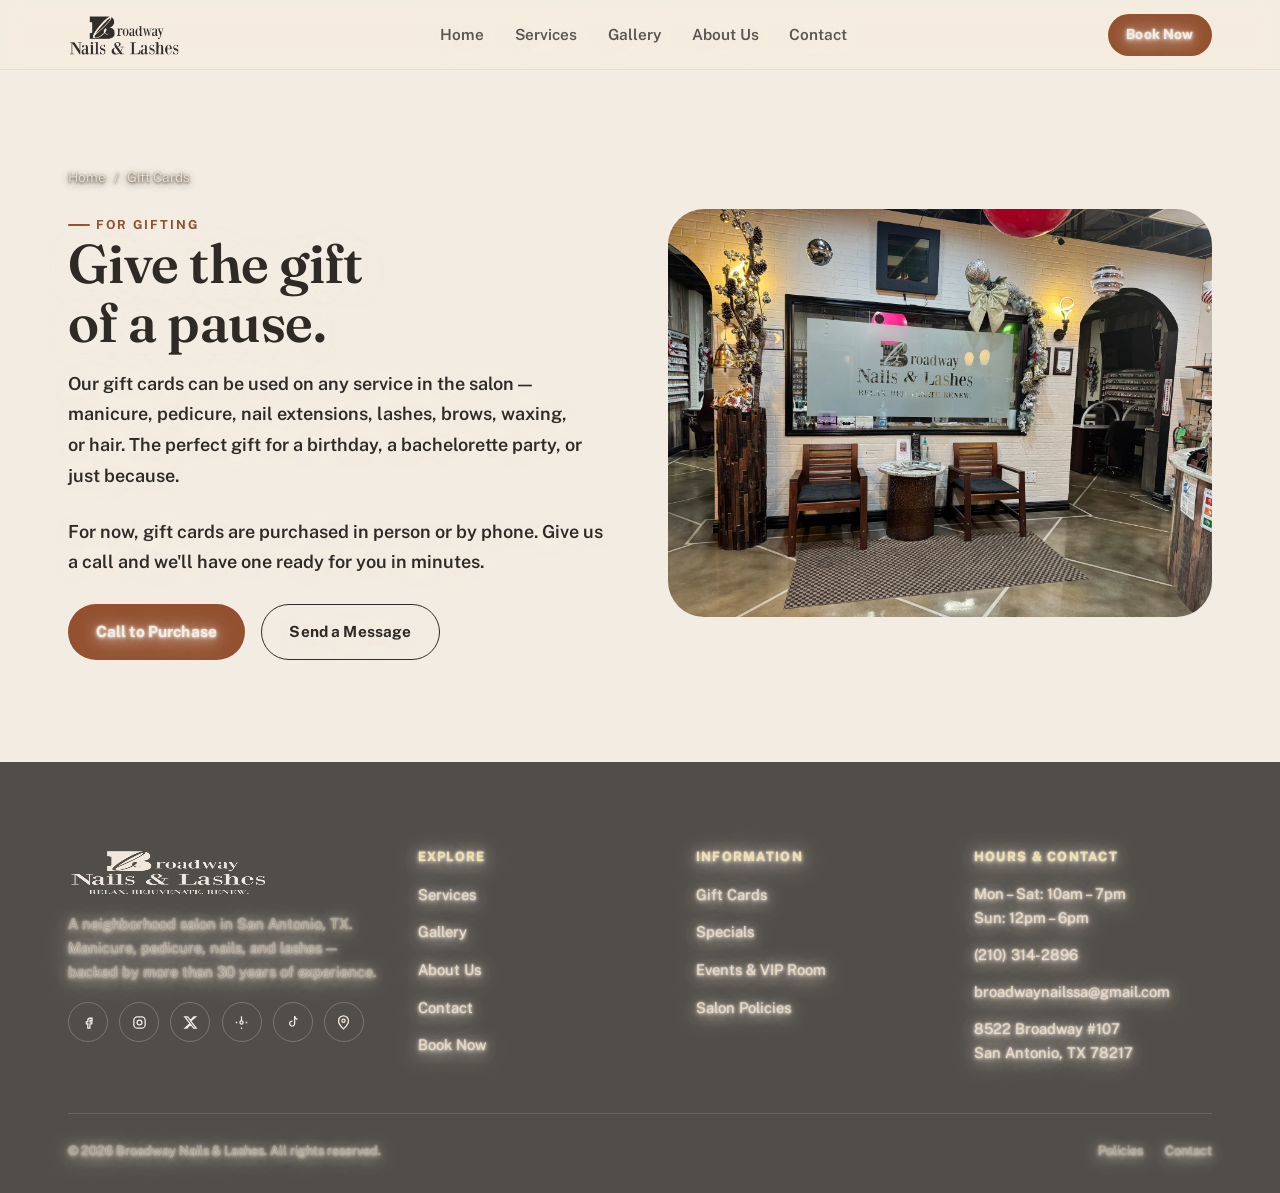
<file: gift-card.html>
<!doctype html>
<html lang="en">
<head>
<meta charset="UTF-8">
<meta name="viewport" content="width=device-width, initial-scale=1">
<title>Gift Cards — Broadway Nails & Lashes</title>
<meta name="description" content="Give the gift of a pause. Gift cards from Broadway Nails & Lashes, San Antonio, TX.">
<link rel="icon" href="favicon.ico" sizes="any">
<link rel="apple-touch-icon" href="assets/img/apple-touch-icon.png">
<link rel="preconnect" href="https://fonts.googleapis.com">
<link rel="preconnect" href="https://fonts.gstatic.com" crossorigin>
<link rel="stylesheet" href="https://fonts.googleapis.com/css2?family=Fraunces:ital,wght@0,400;0,500;0,600;0,700;1,400;1,500;1,600&family=Public+Sans:wght@400;500;600;700&display=swap">
<link rel="stylesheet" href="styles.css?v=20260830a">
<link rel="canonical" href="https://broadwaynailsandlashes.com/gift-card.html">
<meta name="keywords" content="nail salon gift card San Antonio, spa gift card San Antonio">
<meta name="robots" content="index, follow, max-image-preview:large">
<meta name="theme-color" content="#B4694A">
<meta name="author" content="Broadway Nails & Lashes">

<!-- Open Graph -->
<meta property="og:type" content="website">
<meta property="og:site_name" content="Broadway Nails &amp; Lashes">
<meta property="og:title" content="Gift Cards — Broadway Nails & Lashes">
<meta property="og:description" content="Give the gift of a pause. Gift cards from Broadway Nails & Lashes, San Antonio, TX.">
<meta property="og:url" content="https://broadwaynailsandlashes.com/gift-card.html">
<meta property="og:image" content="https://broadwaynailsandlashes.com/assets/img/reception-desk.webp">
<meta property="og:image:width" content="1200">
<meta property="og:image:alt" content="Broadway Nails &amp; Lashes — San Antonio, TX">
<meta property="og:locale" content="en_US">

<!-- Twitter Card -->
<meta name="twitter:card" content="summary_large_image">
<meta name="twitter:title" content="Gift Cards — Broadway Nails & Lashes">
<meta name="twitter:description" content="Give the gift of a pause. Gift cards from Broadway Nails & Lashes, San Antonio, TX.">
<meta name="twitter:image" content="https://broadwaynailsandlashes.com/assets/img/reception-desk.webp">
<meta name="twitter:site" content="@broadwaynailssa">

<!-- Google Search Console verification — replace with your real code from search.google.com/search-console -->
<!-- <meta name="google-site-verification" content="REPLACE_WITH_YOUR_GSC_CODE"> -->

<!-- Google Analytics (GA4) — replace G-XXXXXXXXXX with your real Measurement ID -->
<!--
<script async src="https://www.googletagmanager.com/gtag/js?id=G-XXXXXXXXXX"></script>
<script>
  window.dataLayer = window.dataLayer || [];
  function gtag(){dataLayer.push(arguments);}
  gtag('js', new Date());
  gtag('config', 'G-XXXXXXXXXX');
</script>
-->

<script type="application/ld+json">
{
  "@context": "https://schema.org",
  "@type": "NailSalon",
  "@id": "https://broadwaynailsandlashes.com/#business",
  "name": "Broadway Nails & Lashes",
  "alternateName": "Broadway Nails and Lashes",
  "description": "Family-run nail salon in San Antonio, TX offering manicure, pedicure, nail extensions, lash & brow services, waxing, and hair styling. Founded by Linda, with more than 30 years of experience. Winner of BNS Best in Business \u2014 Nail Salon, North San Antonio, 2024 & 2025.",
  "image": [
    "https://broadwaynailsandlashes.com/assets/img/hero-salon-wide.webp",
    "https://broadwaynailsandlashes.com/assets/img/interior-salon-warm.webp"
  ],
  "logo": "https://broadwaynailsandlashes.com/assets/img/logo-full.webp",
  "url": "https://broadwaynailsandlashes.com/",
  "telephone": "+1-210-314-2896",
  "email": "broadwaynailssa@gmail.com",
  "priceRange": "$$",
  "currenciesAccepted": "USD",
  "paymentAccepted": "Cash, Credit Card, Debit Card",
  "address": {
    "@type": "PostalAddress",
    "streetAddress": "8522 Broadway #107",
    "addressLocality": "San Antonio",
    "addressRegion": "TX",
    "postalCode": "78217",
    "addressCountry": "US"
  },
  "geo": {
    "@type": "GeoCoordinates",
    "latitude": 29.5178,
    "longitude": -98.4624
  },
  "hasMap": "https://www.google.com/maps/place/Broadway+Nails+%26+Lashes/@29.5178036,-98.4625501,15z/data=!4m6!3m5!1s0x865cf52f52014299:0xa1b88b4aef656ddc!8m2!3d29.5178036!4d-98.4625501!16s%2Fg%2F11f765j8qv?entry=ttu",
  "openingHoursSpecification": [
    {
      "@type": "OpeningHoursSpecification",
      "dayOfWeek": ["Monday", "Tuesday", "Wednesday", "Thursday", "Friday", "Saturday"],
      "opens": "10:00",
      "closes": "19:00"
    },
    {
      "@type": "OpeningHoursSpecification",
      "dayOfWeek": ["Sunday"],
      "opens": "12:00",
      "closes": "18:00"
    }
  ],
  "sameAs": [
    "https://www.facebook.com/BroadwayNailsAndLashes/",
    "https://www.instagram.com/broadwaynailsandlashes/",
    "https://x.com/broadwaynailssa",
    "https://www.yelp.com/biz/broadway-nails-and-lashes-san-antonio-2",
    "https://www.tiktok.com/@broadway.nailslash"
  ],
  "award": "BNS Best in Business \u2014 Nail Salon, North San Antonio, Texas (2024 & 2025)",
  "founder": {
    "@type": "Person",
    "name": "Linda"
  },
  "areaServed": {
    "@type": "City",
    "name": "San Antonio"
  },
  "hasOfferCatalog": {
    "@type": "OfferCatalog",
    "name": "Services",
    "itemListElement": [
      { "@type": "Offer", "itemOffered": { "@type": "Service", "name": "Manicure" }, "priceRange": "$18\u2013$70" },
      { "@type": "Offer", "itemOffered": { "@type": "Service", "name": "Pedicure" }, "priceRange": "$30\u2013$120" },
      { "@type": "Offer", "itemOffered": { "@type": "Service", "name": "Nail Extensions (Acrylic, Dip, GelX, Builder Gel)" }, "priceRange": "$48\u2013$85" },
      { "@type": "Offer", "itemOffered": { "@type": "Service", "name": "Eyelash Extensions" }, "priceRange": "$65\u2013$160" },
      { "@type": "Offer", "itemOffered": { "@type": "Service", "name": "Brows & Waxing" }, "priceRange": "$8\u2013$110" },
      { "@type": "Offer", "itemOffered": { "@type": "Service", "name": "Hair Styling" }, "priceRange": "$40+" }
    ]
  }
}
</script>
<script type="application/ld+json">
{
  "@context": "https://schema.org",
  "@type": "BreadcrumbList",
  "itemListElement": [
    {
      "@type": "ListItem",
      "position": 1,
      "name": "Home",
      "item": "https://broadwaynailsandlashes.com/"
    },
    {
      "@type": "ListItem",
      "position": 2,
      "name": "Gift Cards",
      "item": "https://broadwaynailsandlashes.com/gift-card.html"
    }
  ]
}
</script>
</head>
<body>
<a class="skip-link" href="#contenido">Skip to content</a>
<div class="site-video-bg" aria-hidden="true">
  <video autoplay muted loop playsinline webkit-playsinline preload="auto">
    <source src="assets/video/hero-bg-nail-art.mp4" type="video/mp4">
  </video>
</div>

<header class="site-header">
  <div class="container header-inner">
    <a class="brand" href="index.html" aria-label="Broadway Nails & Lashes — home"><img src="assets/img/logo-header.webp" alt="Broadway Nails & Lashes" width="220" height="79"></a>
    <nav class="main-nav" aria-label="Main navigation">
      <ul>
        <li><a href="index.html">Home</a></li>
        <li><a href="servicios.html">Services</a></li>
        <li><a href="galeria.html">Gallery</a></li>
        <li><a href="nosotros.html">About Us</a></li>
        <li><a href="contacto.html">Contact</a></li>
      </ul>
    </nav>
    <div class="header-cta">
      <a class="btn btn-primary btn-sm" href="https://www.fresha.com/a/broadway-nails-and-lashes-san-antonio-8522-broadway-qn6suuja/all-offer?menu=true&amp;pId=954452" target="_blank" rel="noopener"><span class="full">Book Now</span><span class="short">Book</span></a>
      <button class="nav-toggle" aria-label="Open menu" aria-expanded="false"><svg viewBox="0 0 24 24" fill="none" stroke="currentColor" stroke-width="1.8"><path d="M3 6h18M3 12h18M3 18h18"/></svg></button>
    </div>
  </div>
</header>
<div class="mobile-nav">
  <nav aria-label="Mobile navigation">
    <ul><li><a href="index.html">Home</a></li><li><a href="servicios.html">Services</a></li><li><a href="galeria.html">Gallery</a></li><li><a href="nosotros.html">About Us</a></li><li><a href="contacto.html">Contact</a></li></ul>
    <div class="header-cta"><a class="btn btn-primary" href="https://www.fresha.com/a/broadway-nails-and-lashes-san-antonio-8522-broadway-qn6suuja/all-offer?menu=true&amp;pId=954452" target="_blank" rel="noopener">Book Now</a></div>
  </nav>
</div>

<main id="contenido">
  <section class="section" style="padding-top:clamp(3.5rem,8vw,6rem);">
    <div class="container">
      <div class="split-block reveal">
        <div>
          <div class="breadcrumb"><a href="index.html">Home</a><span>/</span><span>Gift Cards</span></div>
          <span class="eyebrow">For Gifting</span>
          <h1 class="h1" style="font-size:clamp(2.2rem,4.6vw,3.4rem);">Give the gift of a pause.</h1>
          <p class="body-l" style="margin:1rem 0 1.6rem;">Our gift cards can be used on any service in the salon — manicure, pedicure, nail extensions, lashes, brows, waxing, or hair. The perfect gift for a birthday, a bachelorette party, or just because.</p>
          <p class="body-l" style="margin-bottom:1.6rem;">For now, gift cards are purchased in person or by phone. Give us a call and we'll have one ready for you in minutes.</p>
          <div style="display:flex; gap:1rem; flex-wrap:wrap;">
            <a class="btn btn-primary" href="tel:+12103142896">Call to Purchase</a>
            <a class="btn btn-secondary" href="contacto.html">Send a Message</a>
          </div>
        </div>
        <div class="split-block__media">
          <img src="assets/img/reception-desk.webp" alt="Reception area at Broadway Nails &amp; Lashes" loading="lazy" decoding="async">
        </div>
      </div>
    </div>
  </section>
</main>

<footer class="site-footer">
  <div class="container">
    <div class="footer-top">
      <div class="footer-brand">
        <img src="assets/img/logo-full-cream.webp" alt="Broadway Nails & Lashes" width="200" height="93">
        <p>A neighborhood salon in San Antonio, TX. Manicure, pedicure, nails, and lashes — backed by more than 30 years of experience.</p>
        <div class="social-row social-row--dark" style="margin-top:1.2rem;">
          <a href="https://www.facebook.com/BroadwayNailsAndLashes/" target="_blank" rel="noopener" aria-label="Facebook"><svg viewBox="0 0 24 24" fill="none" stroke="currentColor" stroke-width="1.8"><path d="M14 9h3V6h-3c-1.7 0-3 1.3-3 3v2H9v3h2v6h3v-6h2.5l.5-3H14V9z"/></svg></a>
          <a href="https://www.instagram.com/broadwaynailsandlashes/" target="_blank" rel="noopener" aria-label="Instagram"><svg viewBox="0 0 24 24" fill="none" stroke="currentColor" stroke-width="1.8"><rect x="4" y="4" width="16" height="16" rx="5"/><circle cx="12" cy="12" r="3.4"/></svg></a>
          <a href="https://x.com/broadwaynailssa" target="_blank" rel="noopener" aria-label="Twitter / X"><svg viewBox="0 0 24 24" fill="none" stroke="currentColor" stroke-width="1.8"><path d="M4 4l7.4 9.5L4.4 20H7l5-5.6L16.5 20H20l-7.8-10L19.2 4H16.6l-4.6 5.1L8 4H4z"/></svg></a>
          <a href="https://www.yelp.com/biz/broadway-nails-and-lashes-san-antonio-2" target="_blank" rel="noopener" aria-label="Yelp"><svg viewBox="0 0 24 24" fill="none" stroke="currentColor" stroke-width="1.8"><circle cx="12" cy="12" r="2.2"/><path d="M12 3v7M12 21v-2M6 12H4M20 12h-2"/></svg></a>
          <a href="https://www.tiktok.com/@broadway.nailslash" target="_blank" rel="noopener" aria-label="TikTok"><svg viewBox="0 0 24 24" fill="none" stroke="currentColor" stroke-width="1.8"><path d="M15 3v10.5a3.5 3.5 0 11-3-3.46"/><path d="M15 3c.3 2.4 2 4.2 4 4.5"/></svg></a>
          <a href="https://www.google.com/maps/place/Broadway+Nails+%26+Lashes/@29.5178036,-98.4625501,15z/data=!4m6!3m5!1s0x865cf52f52014299:0xa1b88b4aef656ddc!8m2!3d29.5178036!4d-98.4625501!16s%2Fg%2F11f765j8qv?entry=ttu" target="_blank" rel="noopener" aria-label="Google Maps"><svg viewBox="0 0 24 24" fill="none" stroke="currentColor" stroke-width="1.8"><path d="M12 21s7-6.3 7-11.5A7 7 0 105 9.5C5 14.7 12 21 12 21z"/><circle cx="12" cy="9.5" r="2.3"/></svg></a>
        </div>
      </div>
      <div class="footer-col"><h4>Explore</h4><ul><li><a href="servicios.html">Services</a></li><li><a href="galeria.html">Gallery</a></li><li><a href="nosotros.html">About Us</a></li><li><a href="contacto.html">Contact</a></li><li><a href="https://www.fresha.com/a/broadway-nails-and-lashes-san-antonio-8522-broadway-qn6suuja/all-offer?menu=true&amp;pId=954452" target="_blank" rel="noopener">Book Now</a></li></ul></div>
      <div class="footer-col"><h4>Information</h4><ul><li><a href="gift-card.html">Gift Cards</a></li><li><a href="specials.html">Specials</a></li><li><a href="events.html">Events &amp; VIP Room</a></li><li><a href="policies.html">Salon Policies</a></li></ul></div>
      <div class="footer-col"><h4>Hours &amp; Contact</h4><ul><li><p>Mon – Sat: 10am – 7pm<br>Sun: 12pm – 6pm</p></li><li><a href="tel:+12103142896">(210) 314-2896</a></li><li><a href="mailto:broadwaynailssa@gmail.com">broadwaynailssa@gmail.com</a></li><li><p>8522 Broadway #107<br>San Antonio, TX 78217</p></li></ul></div>
    </div>
    <div class="footer-bottom"><p>© 2026 Broadway Nails &amp; Lashes. All rights reserved.</p><div class="footer-bottom-links"><a href="policies.html">Policies</a><a href="contacto.html">Contact</a></div></div>
  </div>
</footer>
<script defer src="lib/manifest.js"></script>
<script defer src="main.js?v=20260830a"></script>
</body>
</html>
</file>
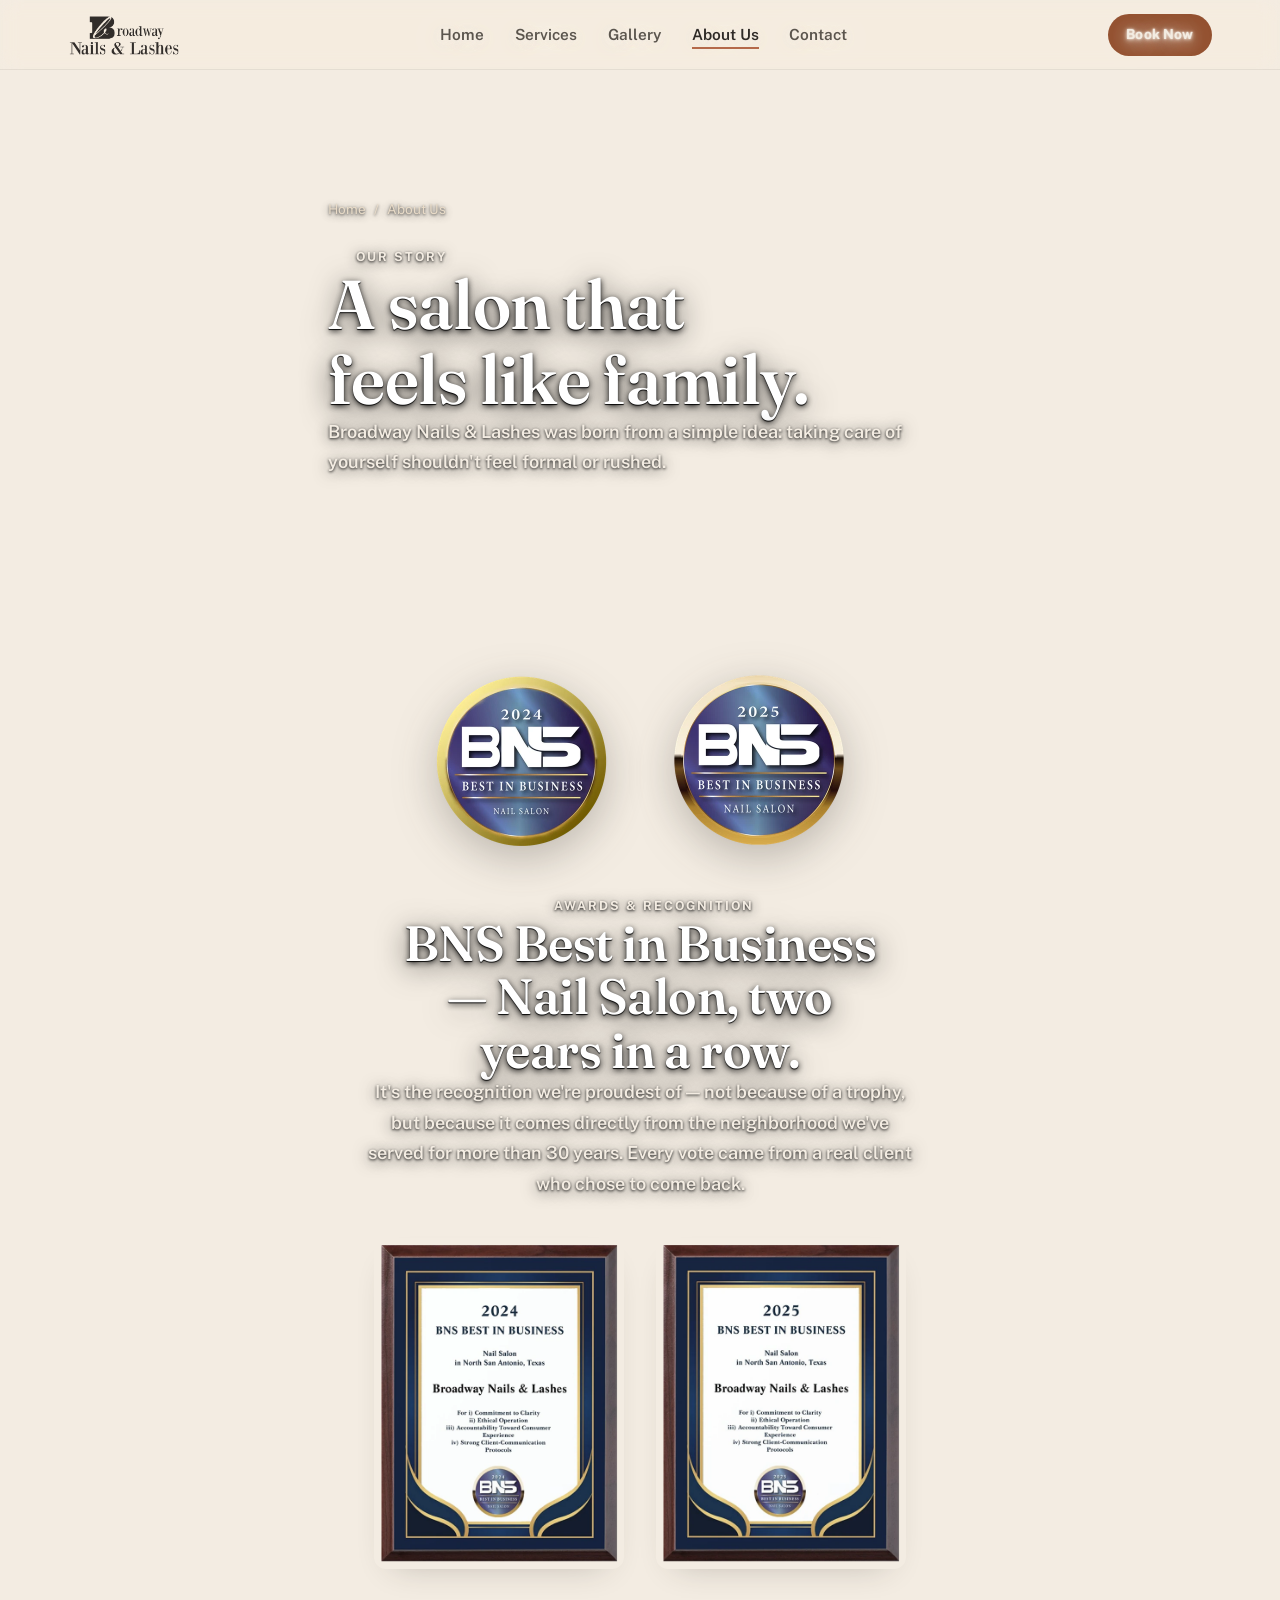
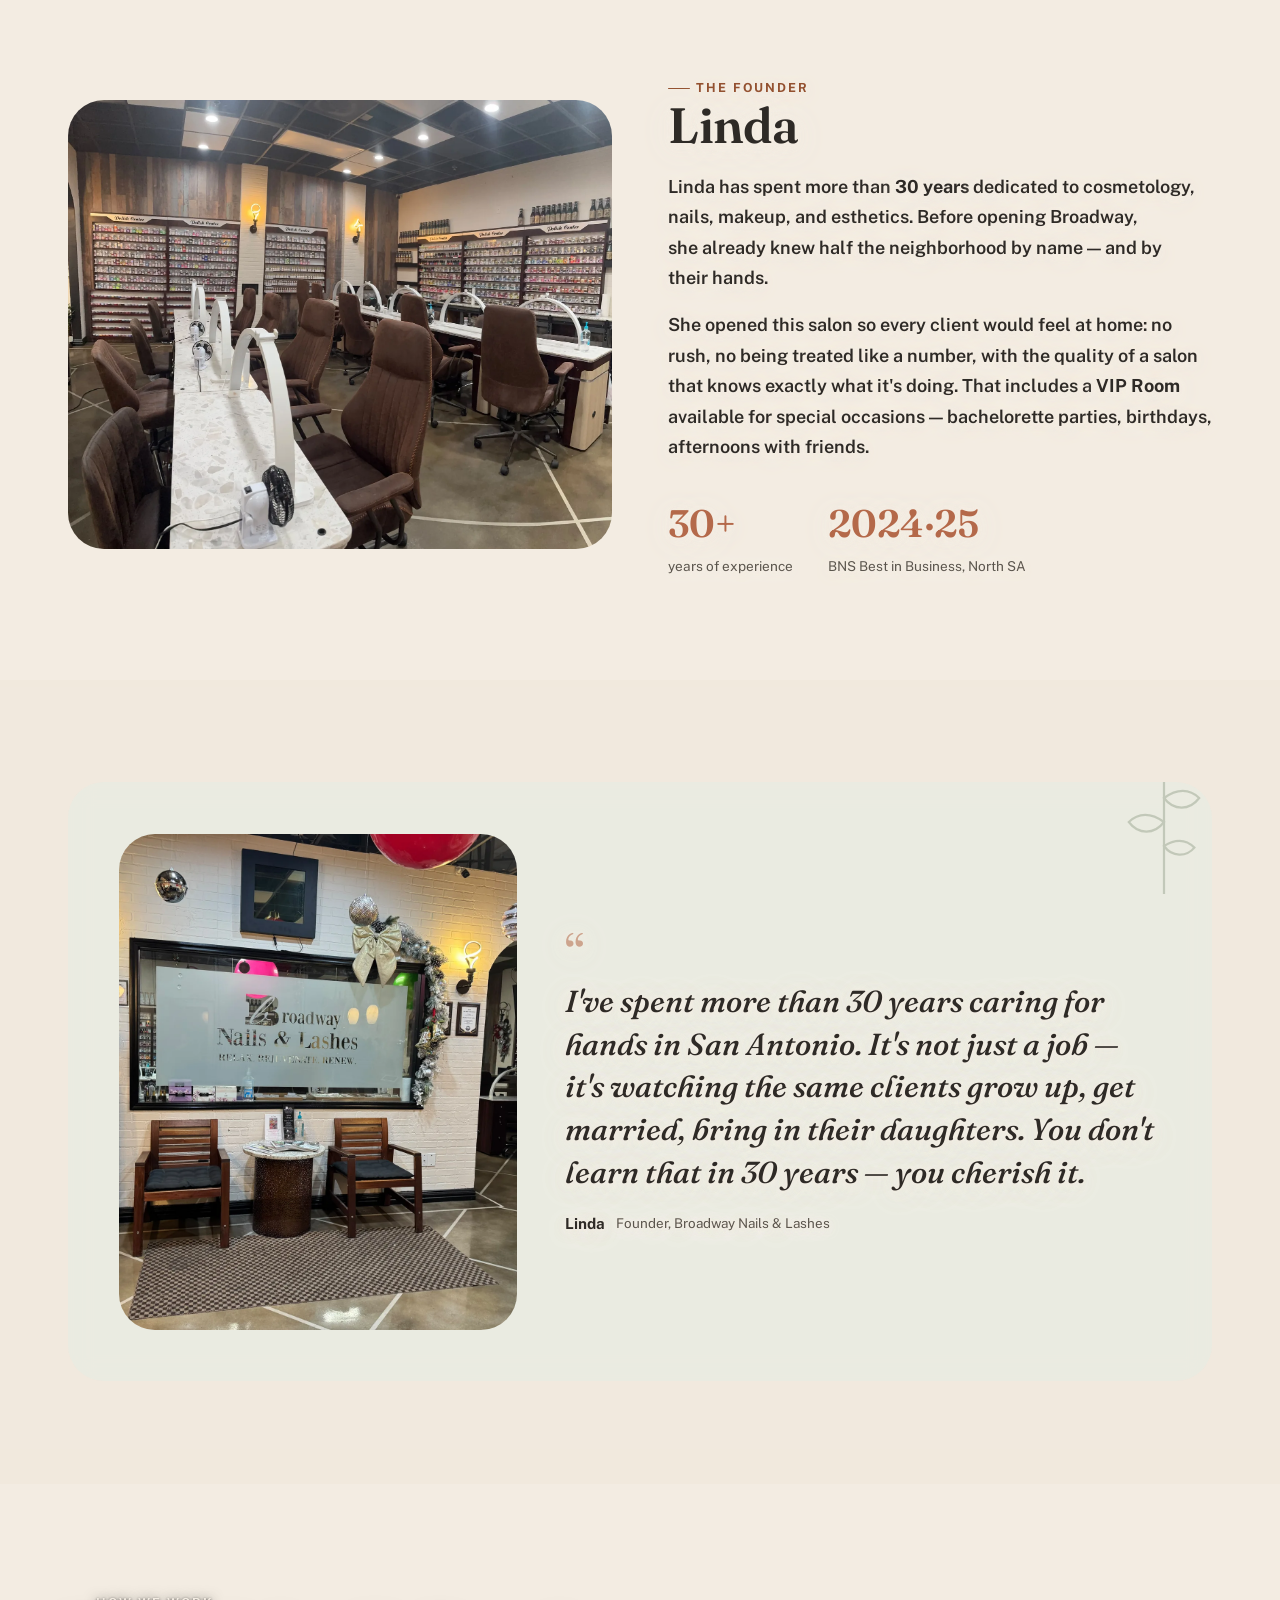
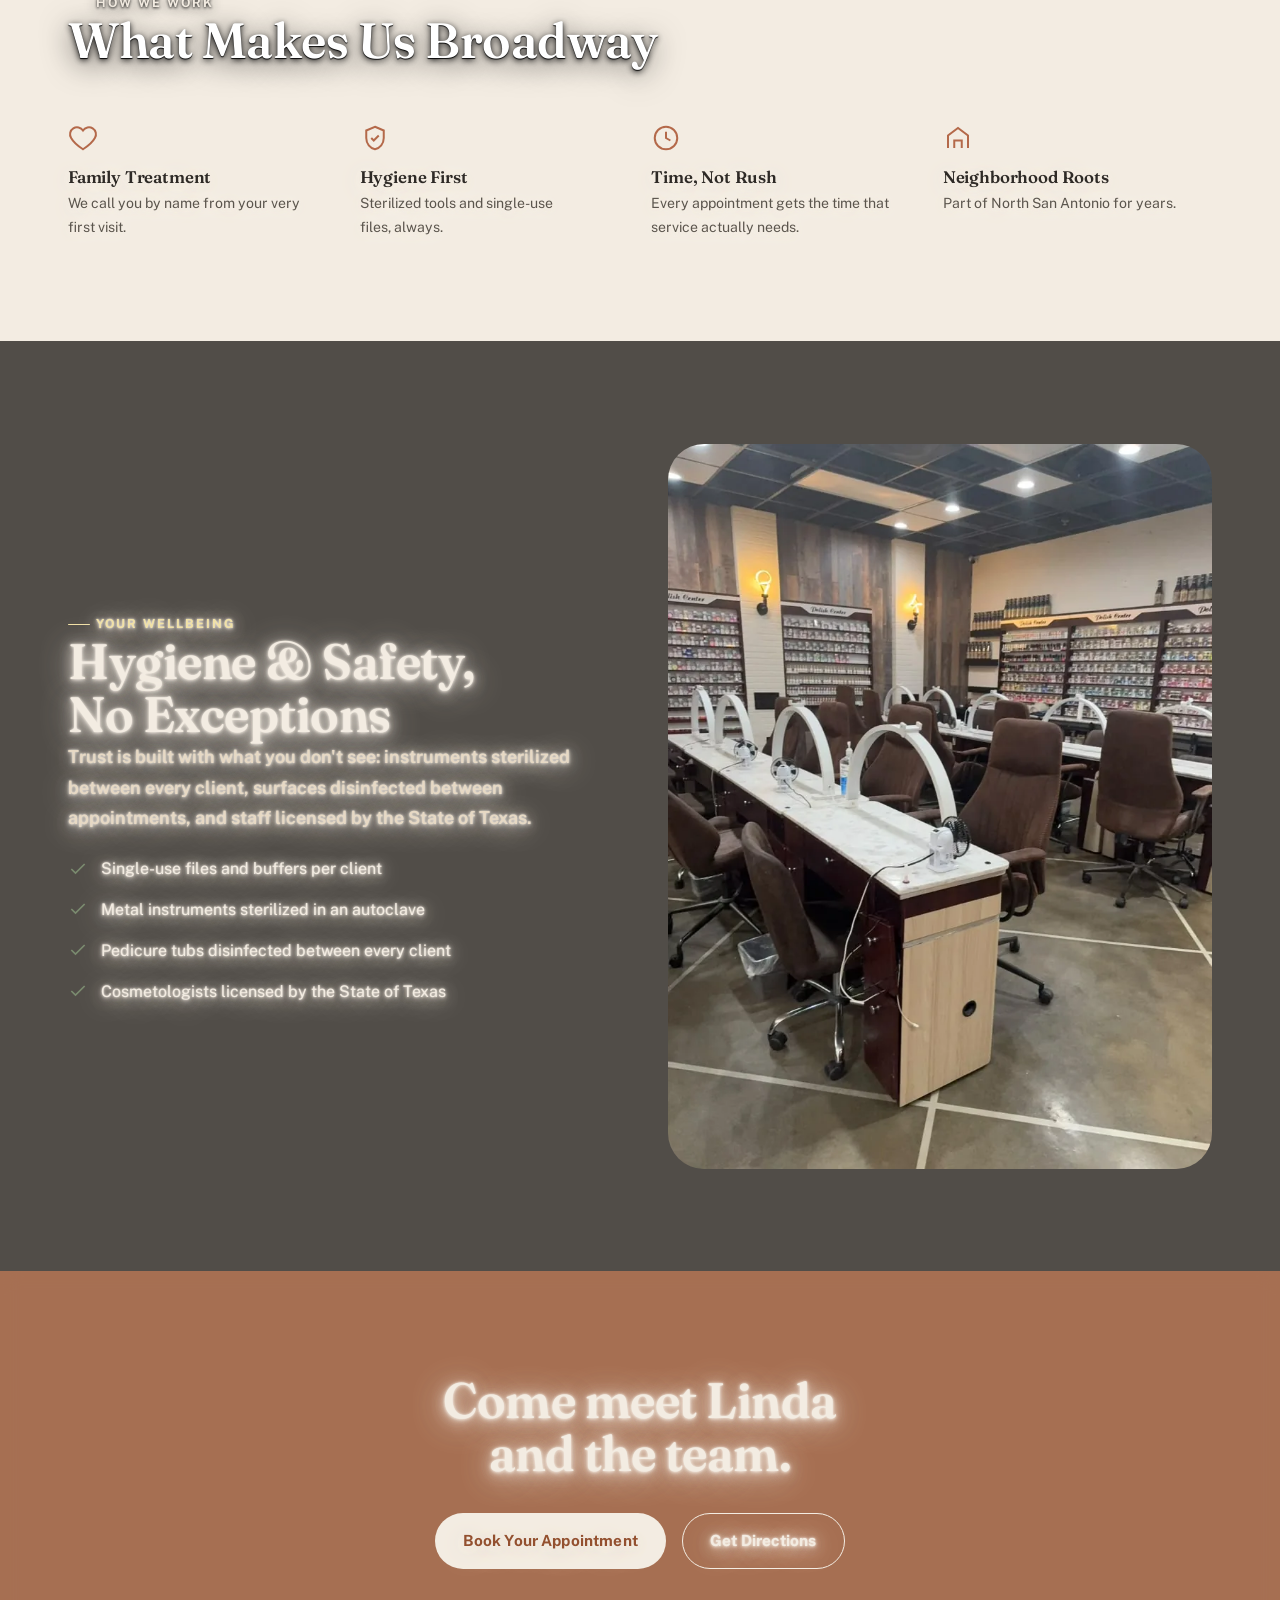
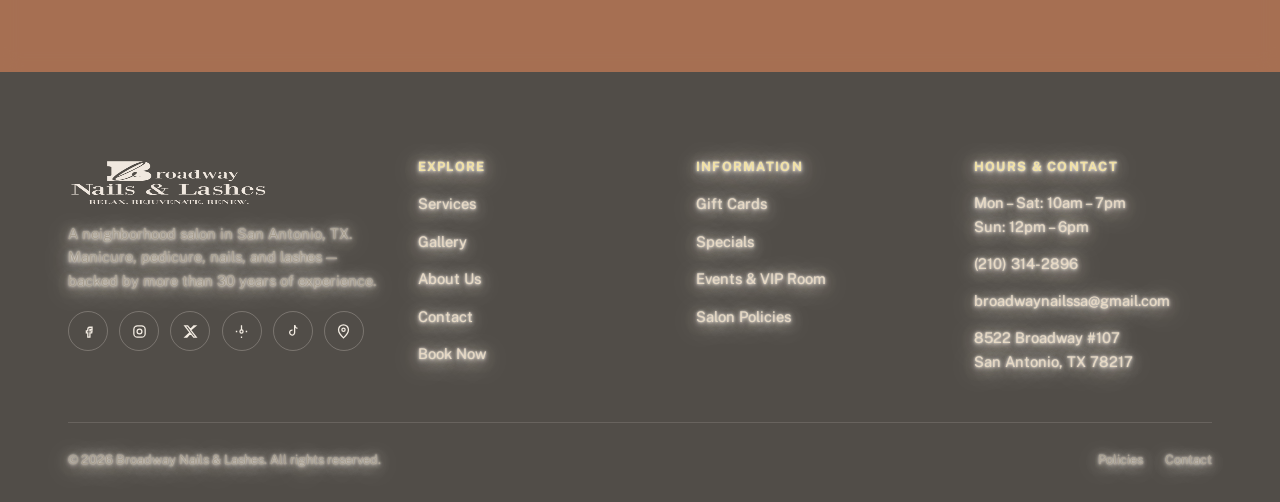
<file: nosotros.html>
<!doctype html>
<html lang="en">
<head>
<meta charset="UTF-8">
<meta name="viewport" content="width=device-width, initial-scale=1">
<title>About Us — Broadway Nails & Lashes</title>
<meta name="description" content="Meet Linda, founder of Broadway Nails & Lashes, and learn about our hygiene and wellness standards in San Antonio, TX.">
<link rel="icon" href="favicon.ico" sizes="any">
<link rel="apple-touch-icon" href="assets/img/apple-touch-icon.png">
<link rel="preconnect" href="https://fonts.googleapis.com">
<link rel="preconnect" href="https://fonts.gstatic.com" crossorigin>
<link rel="stylesheet" href="https://fonts.googleapis.com/css2?family=Fraunces:ital,wght@0,400;0,500;0,600;0,700;1,400;1,500;1,600&family=Public+Sans:wght@400;500;600;700&display=swap">
<link rel="preload" as="image" href="assets/img/interior-salon-warm.webp" fetchpriority="high">
<link rel="stylesheet" href="styles.css?v=20260830a">
<link rel="canonical" href="https://broadwaynailsandlashes.com/nosotros.html">
<meta name="keywords" content="Broadway Nails and Lashes about us, Linda nail salon San Antonio, family nail salon San Antonio, best nail salon North San Antonio">
<meta name="robots" content="index, follow, max-image-preview:large">
<meta name="theme-color" content="#B4694A">
<meta name="author" content="Broadway Nails & Lashes">

<!-- Open Graph -->
<meta property="og:type" content="website">
<meta property="og:site_name" content="Broadway Nails &amp; Lashes">
<meta property="og:title" content="About Us — Broadway Nails & Lashes">
<meta property="og:description" content="Meet Linda, founder of Broadway Nails & Lashes, and learn about our hygiene and wellness standards in San Antonio, TX.">
<meta property="og:url" content="https://broadwaynailsandlashes.com/nosotros.html">
<meta property="og:image" content="https://broadwaynailsandlashes.com/assets/img/interior-salon-warm.webp">
<meta property="og:image:width" content="1200">
<meta property="og:image:alt" content="Broadway Nails &amp; Lashes — San Antonio, TX">
<meta property="og:locale" content="en_US">

<!-- Twitter Card -->
<meta name="twitter:card" content="summary_large_image">
<meta name="twitter:title" content="About Us — Broadway Nails & Lashes">
<meta name="twitter:description" content="Meet Linda, founder of Broadway Nails & Lashes, and learn about our hygiene and wellness standards in San Antonio, TX.">
<meta name="twitter:image" content="https://broadwaynailsandlashes.com/assets/img/interior-salon-warm.webp">
<meta name="twitter:site" content="@broadwaynailssa">

<!-- Google Search Console verification — replace with your real code from search.google.com/search-console -->
<!-- <meta name="google-site-verification" content="REPLACE_WITH_YOUR_GSC_CODE"> -->

<!-- Google Analytics (GA4) — replace G-XXXXXXXXXX with your real Measurement ID -->
<!--
<script async src="https://www.googletagmanager.com/gtag/js?id=G-XXXXXXXXXX"></script>
<script>
  window.dataLayer = window.dataLayer || [];
  function gtag(){dataLayer.push(arguments);}
  gtag('js', new Date());
  gtag('config', 'G-XXXXXXXXXX');
</script>
-->

<script type="application/ld+json">
{
  "@context": "https://schema.org",
  "@type": "NailSalon",
  "@id": "https://broadwaynailsandlashes.com/#business",
  "name": "Broadway Nails & Lashes",
  "alternateName": "Broadway Nails and Lashes",
  "description": "Family-run nail salon in San Antonio, TX offering manicure, pedicure, nail extensions, lash & brow services, waxing, and hair styling. Founded by Linda, with more than 30 years of experience. Winner of BNS Best in Business \u2014 Nail Salon, North San Antonio, 2024 & 2025.",
  "image": [
    "https://broadwaynailsandlashes.com/assets/img/hero-salon-wide.webp",
    "https://broadwaynailsandlashes.com/assets/img/interior-salon-warm.webp"
  ],
  "logo": "https://broadwaynailsandlashes.com/assets/img/logo-full.webp",
  "url": "https://broadwaynailsandlashes.com/",
  "telephone": "+1-210-314-2896",
  "email": "broadwaynailssa@gmail.com",
  "priceRange": "$$",
  "currenciesAccepted": "USD",
  "paymentAccepted": "Cash, Credit Card, Debit Card",
  "address": {
    "@type": "PostalAddress",
    "streetAddress": "8522 Broadway #107",
    "addressLocality": "San Antonio",
    "addressRegion": "TX",
    "postalCode": "78217",
    "addressCountry": "US"
  },
  "geo": {
    "@type": "GeoCoordinates",
    "latitude": 29.5178,
    "longitude": -98.4624
  },
  "hasMap": "https://www.google.com/maps/place/Broadway+Nails+%26+Lashes/@29.5178036,-98.4625501,15z/data=!4m6!3m5!1s0x865cf52f52014299:0xa1b88b4aef656ddc!8m2!3d29.5178036!4d-98.4625501!16s%2Fg%2F11f765j8qv?entry=ttu",
  "openingHoursSpecification": [
    {
      "@type": "OpeningHoursSpecification",
      "dayOfWeek": ["Monday", "Tuesday", "Wednesday", "Thursday", "Friday", "Saturday"],
      "opens": "10:00",
      "closes": "19:00"
    },
    {
      "@type": "OpeningHoursSpecification",
      "dayOfWeek": ["Sunday"],
      "opens": "12:00",
      "closes": "18:00"
    }
  ],
  "sameAs": [
    "https://www.facebook.com/BroadwayNailsAndLashes/",
    "https://www.instagram.com/broadwaynailsandlashes/",
    "https://x.com/broadwaynailssa",
    "https://www.yelp.com/biz/broadway-nails-and-lashes-san-antonio-2",
    "https://www.tiktok.com/@broadway.nailslash"
  ],
  "award": "BNS Best in Business \u2014 Nail Salon, North San Antonio, Texas (2024 & 2025)",
  "founder": {
    "@type": "Person",
    "name": "Linda"
  },
  "areaServed": {
    "@type": "City",
    "name": "San Antonio"
  },
  "hasOfferCatalog": {
    "@type": "OfferCatalog",
    "name": "Services",
    "itemListElement": [
      { "@type": "Offer", "itemOffered": { "@type": "Service", "name": "Manicure" }, "priceRange": "$18\u2013$70" },
      { "@type": "Offer", "itemOffered": { "@type": "Service", "name": "Pedicure" }, "priceRange": "$30\u2013$120" },
      { "@type": "Offer", "itemOffered": { "@type": "Service", "name": "Nail Extensions (Acrylic, Dip, GelX, Builder Gel)" }, "priceRange": "$48\u2013$85" },
      { "@type": "Offer", "itemOffered": { "@type": "Service", "name": "Eyelash Extensions" }, "priceRange": "$65\u2013$160" },
      { "@type": "Offer", "itemOffered": { "@type": "Service", "name": "Brows & Waxing" }, "priceRange": "$8\u2013$110" },
      { "@type": "Offer", "itemOffered": { "@type": "Service", "name": "Hair Styling" }, "priceRange": "$40+" }
    ]
  }
}
</script>
<script type="application/ld+json">
{
  "@context": "https://schema.org",
  "@type": "BreadcrumbList",
  "itemListElement": [
    {
      "@type": "ListItem",
      "position": 1,
      "name": "Home",
      "item": "https://broadwaynailsandlashes.com/"
    },
    {
      "@type": "ListItem",
      "position": 2,
      "name": "About Us",
      "item": "https://broadwaynailsandlashes.com/nosotros.html"
    }
  ]
}
</script>
</head>
<body>
<a class="skip-link" href="#contenido">Skip to content</a>

<div class="site-video-bg" aria-hidden="true">
  <video autoplay muted loop playsinline webkit-playsinline preload="auto">
    <source src="assets/video/hero-bg-nail-art.mp4" type="video/mp4">
  </video>
</div>

<header class="site-header">
  <div class="container header-inner">
    <a class="brand" href="index.html" aria-label="Broadway Nails & Lashes — home">
      <img src="assets/img/logo-header.webp" alt="Broadway Nails & Lashes" width="220" height="79">
    </a>
    <nav class="main-nav" aria-label="Main navigation">
      <ul>
        <li><a href="index.html">Home</a></li>
        <li><a href="servicios.html">Services</a></li>
        <li><a href="galeria.html">Gallery</a></li>
        <li><a href="nosotros.html" aria-current="page">About Us</a></li>
        <li><a href="contacto.html">Contact</a></li>
      </ul>
    </nav>
    <div class="header-cta">
      <a class="btn btn-primary btn-sm" href="https://www.fresha.com/a/broadway-nails-and-lashes-san-antonio-8522-broadway-qn6suuja/all-offer?menu=true&amp;pId=954452" target="_blank" rel="noopener">
        <span class="full">Book Now</span><span class="short">Book</span>
      </a>
      <button class="nav-toggle" aria-label="Open menu" aria-expanded="false">
        <svg viewBox="0 0 24 24" fill="none" stroke="currentColor" stroke-width="1.8"><path d="M3 6h18M3 12h18M3 18h18"/></svg>
      </button>
    </div>
  </div>
</header>

<div class="mobile-nav">
  <nav aria-label="Mobile navigation">
    <ul>
      <li><a href="index.html">Home</a></li>
      <li><a href="servicios.html">Services</a></li>
      <li><a href="galeria.html">Gallery</a></li>
      <li><a href="nosotros.html">About Us</a></li>
      <li><a href="contacto.html">Contact</a></li>
    </ul>
    <div class="header-cta">
      <a class="btn btn-primary" href="https://www.fresha.com/a/broadway-nails-and-lashes-san-antonio-8522-broadway-qn6suuja/all-offer?menu=true&amp;pId=954452" target="_blank" rel="noopener">Book Now</a>
    </div>
  </nav>
</div>

<main id="contenido">

  <section class="page-hero">
    <div class="page-hero__bg">
      <img src="assets/img/interior-salon-warm.webp" alt="Warm interior of Broadway Nails &amp; Lashes" fetchpriority="high">
    </div>
    <div class="container page-hero__content">
      <div class="breadcrumb"><a href="index.html">Home</a><span>/</span><span>About Us</span></div>
      <span class="eyebrow">Our Story</span>
      <h1 class="h1">A salon that feels like family.</h1>
      <p class="body-l">Broadway Nails &amp; Lashes was born from a simple idea: taking care of yourself shouldn't feel formal or rushed.</p>
    </div>
  </section>

  <!-- AWARDS & RECOGNITION -->
  <section class="section award-section" style="padding-bottom:0;">
    <div class="container section-head--center reveal">
      <div class="award-section__badge award-badges">
        <img src="assets/img/badge-bns-2024.webp" alt="2024 BNS Best in Business — Nail Salon, North San Antonio">
        <img src="assets/img/badge-bns-2025.webp" alt="2025 BNS Best in Business — Nail Salon, North San Antonio">
      </div>
      <span class="eyebrow" style="justify-content:center;">Awards &amp; Recognition</span>
      <h2 class="h2">BNS Best in Business — Nail Salon, two years in a row.</h2>
      <p class="body-l">It's the recognition we're proudest of — not because of a trophy, but because it comes directly from the neighborhood we've served for more than 30 years. Every vote came from a real client who chose to come back.</p>
      <div class="award-proof" style="margin-top:2.4rem;">
        <img class="award-proof__plaque" src="assets/img/award-plaque-2024.webp" alt="Official 2024 BNS Best in Business award plaque for Broadway Nails &amp; Lashes" loading="lazy">
        <img class="award-proof__plaque" src="assets/img/award-plaque-2025.webp" alt="Official 2025 BNS Best in Business award plaque for Broadway Nails &amp; Lashes" loading="lazy">
      </div>
    </div>
  </section>

  <!-- HISTORIA DE LINDA -->
  <section class="section">
    <div class="container">
      <div class="split-block reveal">
        <div class="split-block__media">
          <img src="assets/img/nail-station-hands.webp" alt="Hands working at a manicure station" loading="lazy" decoding="async">
        </div>
        <div>
          <span class="eyebrow">The Founder</span>
          <h2 class="h2" style="margin-bottom:1.2rem;">Linda</h2>
          <p class="body-l" style="margin-bottom:1rem;">Linda has spent more than <strong style="color:var(--carbon);">30 years</strong> dedicated to cosmetology, nails, makeup, and esthetics. Before opening Broadway, she already knew half the neighborhood by name — and by their hands.</p>
          <p class="body-l" style="margin-bottom:1rem;">She opened this salon so every client would feel at home: no rush, no being treated like a number, with the quality of a salon that knows exactly what it's doing. That includes a <strong style="color:var(--carbon);">VIP Room</strong> available for special occasions — bachelorette parties, birthdays, afternoons with friends.</p>
          <div style="display:flex; gap:2.2rem; margin-top:1.8rem; flex-wrap:wrap;">
            <div>
              <div style="font-family:var(--display); font-size:2.4rem; font-weight:600; color:var(--terracota);">30+</div>
              <div style="font-size:.85rem; color:var(--text-soft);">years of experience</div>
            </div>
            <div>
              <div style="font-family:var(--display); font-size:2.4rem; font-weight:600; color:var(--terracota);">2024·25</div>
              <div style="font-size:.85rem; color:var(--text-soft);">BNS Best in Business, North SA</div>
            </div>
          </div>
        </div>
      </div>
    </div>
  </section>

  <!-- CITA FIRMA -->
  <section class="section section--alt">
    <div class="container">
      <div class="linda-quote reveal">
        <svg class="linda-quote__sprig" viewBox="0 0 100 100" fill="none" stroke="currentColor" stroke-width="1.4" aria-hidden="true">
          <path d="M50 90 C50 60 50 40 50 10"/>
          <path d="M50 30c8-6 16-6 22 0-6 8-16 8-22 0z"/>
          <path d="M50 45c-8-6-16-6-22 0 6 8 16 8 22 0z"/>
          <path d="M50 60c8-5 14-4 19 1-5 6-14 6-19-1z"/>
        </svg>
        <div class="split-block__media" style="aspect-ratio:4/5;">
          <img src="assets/img/reception-desk.webp" alt="Reception area at Broadway Nails &amp; Lashes" loading="lazy" decoding="async">
        </div>
        <div>
          <span class="linda-quote__mark" aria-hidden="true">&ldquo;</span>
          <p class="linda-quote__text">I've spent more than 30 years caring for hands in San Antonio. It's not just a job — it's watching the same clients grow up, get married, bring in their daughters. You don't learn that in 30 years — you cherish it.</p>
          <div class="linda-quote__attr">
            <strong>Linda</strong>
            <span>Founder, Broadway Nails &amp; Lashes</span>
          </div>
        </div>
      </div>
    </div>
  </section>

  <!-- VALORES -->
  <section class="section">
    <div class="container">
      <div class="section-head reveal">
        <span class="eyebrow">How We Work</span>
        <h2 class="h2">What Makes Us Broadway</h2>
      </div>
      <div class="value-list reveal-stagger">
        <div class="value-item">
          <svg viewBox="0 0 24 24" fill="none" stroke="currentColor" stroke-width="1.6"><path d="M12 21s-7-4.5-9.5-9A5.5 5.5 0 0112 6a5.5 5.5 0 019.5 6c-2.5 4.5-9.5 9-9.5 9z"/></svg>
          <h3>Family Treatment</h3>
          <p>We call you by name from your very first visit.</p>
        </div>
        <div class="value-item">
          <svg viewBox="0 0 24 24" fill="none" stroke="currentColor" stroke-width="1.6"><path d="M12 3l7 3v6c0 4.5-3 8-7 9-4-1-7-4.5-7-9V6l7-3z"/><path d="M9 12l2 2 4-4"/></svg>
          <h3>Hygiene First</h3>
          <p>Sterilized tools and single-use files, always.</p>
        </div>
        <div class="value-item">
          <svg viewBox="0 0 24 24" fill="none" stroke="currentColor" stroke-width="1.6"><circle cx="12" cy="12" r="9"/><path d="M12 7v5l3.5 2"/></svg>
          <h3>Time, Not Rush</h3>
          <p>Every appointment gets the time that service actually needs.</p>
        </div>
        <div class="value-item">
          <svg viewBox="0 0 24 24" fill="none" stroke="currentColor" stroke-width="1.6"><path d="M4 20V10l8-6 8 6v10"/><path d="M9 20v-6h6v6"/></svg>
          <h3>Neighborhood Roots</h3>
          <p>Part of North San Antonio for years.</p>
        </div>
      </div>
    </div>
  </section>

  <!-- SAFETY / WELLNESS -->
  <section class="section section--carbon" id="safety">
    <div class="container">
      <div class="split-block reveal">
        <div>
          <span class="eyebrow" style="color:var(--oro-light);">Your Wellbeing</span>
          <h2 class="h2">Hygiene &amp; Safety, No Exceptions</h2>
          <p class="body-l" style="color:var(--crema-dark); margin-bottom:1.4rem;">Trust is built with what you don't see: instruments sterilized between every client, surfaces disinfected between appointments, and staff licensed by the State of Texas.</p>
          <ul style="display:flex; flex-direction:column; gap:.9rem;">
            <li style="display:flex; gap:.8rem; align-items:flex-start;">
              <svg viewBox="0 0 24 24" fill="none" stroke="var(--salvia)" stroke-width="2" style="width:20px;height:20px;flex-shrink:0;margin-top:.15rem;"><path d="M20 6L9 17l-5-5"/></svg>
              <span>Single-use files and buffers per client</span>
            </li>
            <li style="display:flex; gap:.8rem; align-items:flex-start;">
              <svg viewBox="0 0 24 24" fill="none" stroke="var(--salvia)" stroke-width="2" style="width:20px;height:20px;flex-shrink:0;margin-top:.15rem;"><path d="M20 6L9 17l-5-5"/></svg>
              <span>Metal instruments sterilized in an autoclave</span>
            </li>
            <li style="display:flex; gap:.8rem; align-items:flex-start;">
              <svg viewBox="0 0 24 24" fill="none" stroke="var(--salvia)" stroke-width="2" style="width:20px;height:20px;flex-shrink:0;margin-top:.15rem;"><path d="M20 6L9 17l-5-5"/></svg>
              <span>Pedicure tubs disinfected between every client</span>
            </li>
            <li style="display:flex; gap:.8rem; align-items:flex-start;">
              <svg viewBox="0 0 24 24" fill="none" stroke="var(--salvia)" stroke-width="2" style="width:20px;height:20px;flex-shrink:0;margin-top:.15rem;"><path d="M20 6L9 17l-5-5"/></svg>
              <span>Cosmetologists licensed by the State of Texas</span>
            </li>
          </ul>
        </div>
        <div class="split-block__media">
          <img src="assets/img/nail-station-detail.webp" alt="Detail of a clean, organized manicure station" loading="lazy" decoding="async">
        </div>
      </div>
    </div>
  </section>

  <section class="section section--terracota cta-final">
    <div class="container reveal">
      <h2 class="h2">Come meet Linda and the team.</h2>
      <div class="cta-final__actions">
        <a class="btn" href="https://www.fresha.com/a/broadway-nails-and-lashes-san-antonio-8522-broadway-qn6suuja/all-offer?menu=true&amp;pId=954452" target="_blank" rel="noopener" style="background:var(--crema); color:var(--terracota-dark);">Book Your Appointment</a>
        <a class="btn btn-secondary btn-on-dark" href="contacto.html">Get Directions</a>
      </div>
    </div>
  </section>

</main>

<footer class="site-footer">
  <div class="container">
    <div class="footer-top">
      <div class="footer-brand">
        <img src="assets/img/logo-full-cream.webp" alt="Broadway Nails & Lashes" width="200" height="93">
        <p>A neighborhood salon in San Antonio, TX. Manicure, pedicure, nails, and lashes — backed by more than 30 years of experience.</p>
        <div class="social-row social-row--dark" style="margin-top:1.2rem;">
          <a href="https://www.facebook.com/BroadwayNailsAndLashes/" target="_blank" rel="noopener" aria-label="Facebook"><svg viewBox="0 0 24 24" fill="none" stroke="currentColor" stroke-width="1.8"><path d="M14 9h3V6h-3c-1.7 0-3 1.3-3 3v2H9v3h2v6h3v-6h2.5l.5-3H14V9z"/></svg></a>
          <a href="https://www.instagram.com/broadwaynailsandlashes/" target="_blank" rel="noopener" aria-label="Instagram"><svg viewBox="0 0 24 24" fill="none" stroke="currentColor" stroke-width="1.8"><rect x="4" y="4" width="16" height="16" rx="5"/><circle cx="12" cy="12" r="3.4"/></svg></a>
          <a href="https://x.com/broadwaynailssa" target="_blank" rel="noopener" aria-label="Twitter / X"><svg viewBox="0 0 24 24" fill="none" stroke="currentColor" stroke-width="1.8"><path d="M4 4l7.4 9.5L4.4 20H7l5-5.6L16.5 20H20l-7.8-10L19.2 4H16.6l-4.6 5.1L8 4H4z"/></svg></a>
          <a href="https://www.yelp.com/biz/broadway-nails-and-lashes-san-antonio-2" target="_blank" rel="noopener" aria-label="Yelp"><svg viewBox="0 0 24 24" fill="none" stroke="currentColor" stroke-width="1.8"><circle cx="12" cy="12" r="2.2"/><path d="M12 3v7M12 21v-2M6 12H4M20 12h-2"/></svg></a>
          <a href="https://www.tiktok.com/@broadway.nailslash" target="_blank" rel="noopener" aria-label="TikTok"><svg viewBox="0 0 24 24" fill="none" stroke="currentColor" stroke-width="1.8"><path d="M15 3v10.5a3.5 3.5 0 11-3-3.46"/><path d="M15 3c.3 2.4 2 4.2 4 4.5"/></svg></a>
          <a href="https://www.google.com/maps/place/Broadway+Nails+%26+Lashes/@29.5178036,-98.4625501,15z/data=!4m6!3m5!1s0x865cf52f52014299:0xa1b88b4aef656ddc!8m2!3d29.5178036!4d-98.4625501!16s%2Fg%2F11f765j8qv?entry=ttu" target="_blank" rel="noopener" aria-label="Google Maps"><svg viewBox="0 0 24 24" fill="none" stroke="currentColor" stroke-width="1.8"><path d="M12 21s7-6.3 7-11.5A7 7 0 105 9.5C5 14.7 12 21 12 21z"/><circle cx="12" cy="9.5" r="2.3"/></svg></a>
        </div>
      </div>
      <div class="footer-col">
        <h4>Explore</h4>
        <ul>
          <li><a href="servicios.html">Services</a></li>
          <li><a href="galeria.html">Gallery</a></li>
          <li><a href="nosotros.html">About Us</a></li>
          <li><a href="contacto.html">Contact</a></li>
          <li><a href="https://www.fresha.com/a/broadway-nails-and-lashes-san-antonio-8522-broadway-qn6suuja/all-offer?menu=true&amp;pId=954452" target="_blank" rel="noopener">Book Now</a></li>
        </ul>
      </div>
      <div class="footer-col">
        <h4>Information</h4>
        <ul>
          <li><a href="gift-card.html">Gift Cards</a></li>
          <li><a href="specials.html">Specials</a></li>
          <li><a href="events.html">Events &amp; VIP Room</a></li>
          <li><a href="policies.html">Salon Policies</a></li>
        </ul>
      </div>
      <div class="footer-col">
        <h4>Hours &amp; Contact</h4>
        <ul>
          <li><p>Mon – Sat: 10am – 7pm<br>Sun: 12pm – 6pm</p></li>
          <li><a href="tel:+12103142896">(210) 314-2896</a></li>
          <li><a href="mailto:broadwaynailssa@gmail.com">broadwaynailssa@gmail.com</a></li>
          <li><p>8522 Broadway #107<br>San Antonio, TX 78217</p></li>
        </ul>
      </div>
    </div>
    <div class="footer-bottom">
      <p>© 2026 Broadway Nails &amp; Lashes. All rights reserved.</p>
      <div class="footer-bottom-links">
        <a href="policies.html">Policies</a>
        <a href="contacto.html">Contact</a>
      </div>
    </div>
  </div>
</footer>

<script defer src="lib/manifest.js"></script>
<script defer src="main.js?v=20260830a"></script>
</body>
</html>
</file>
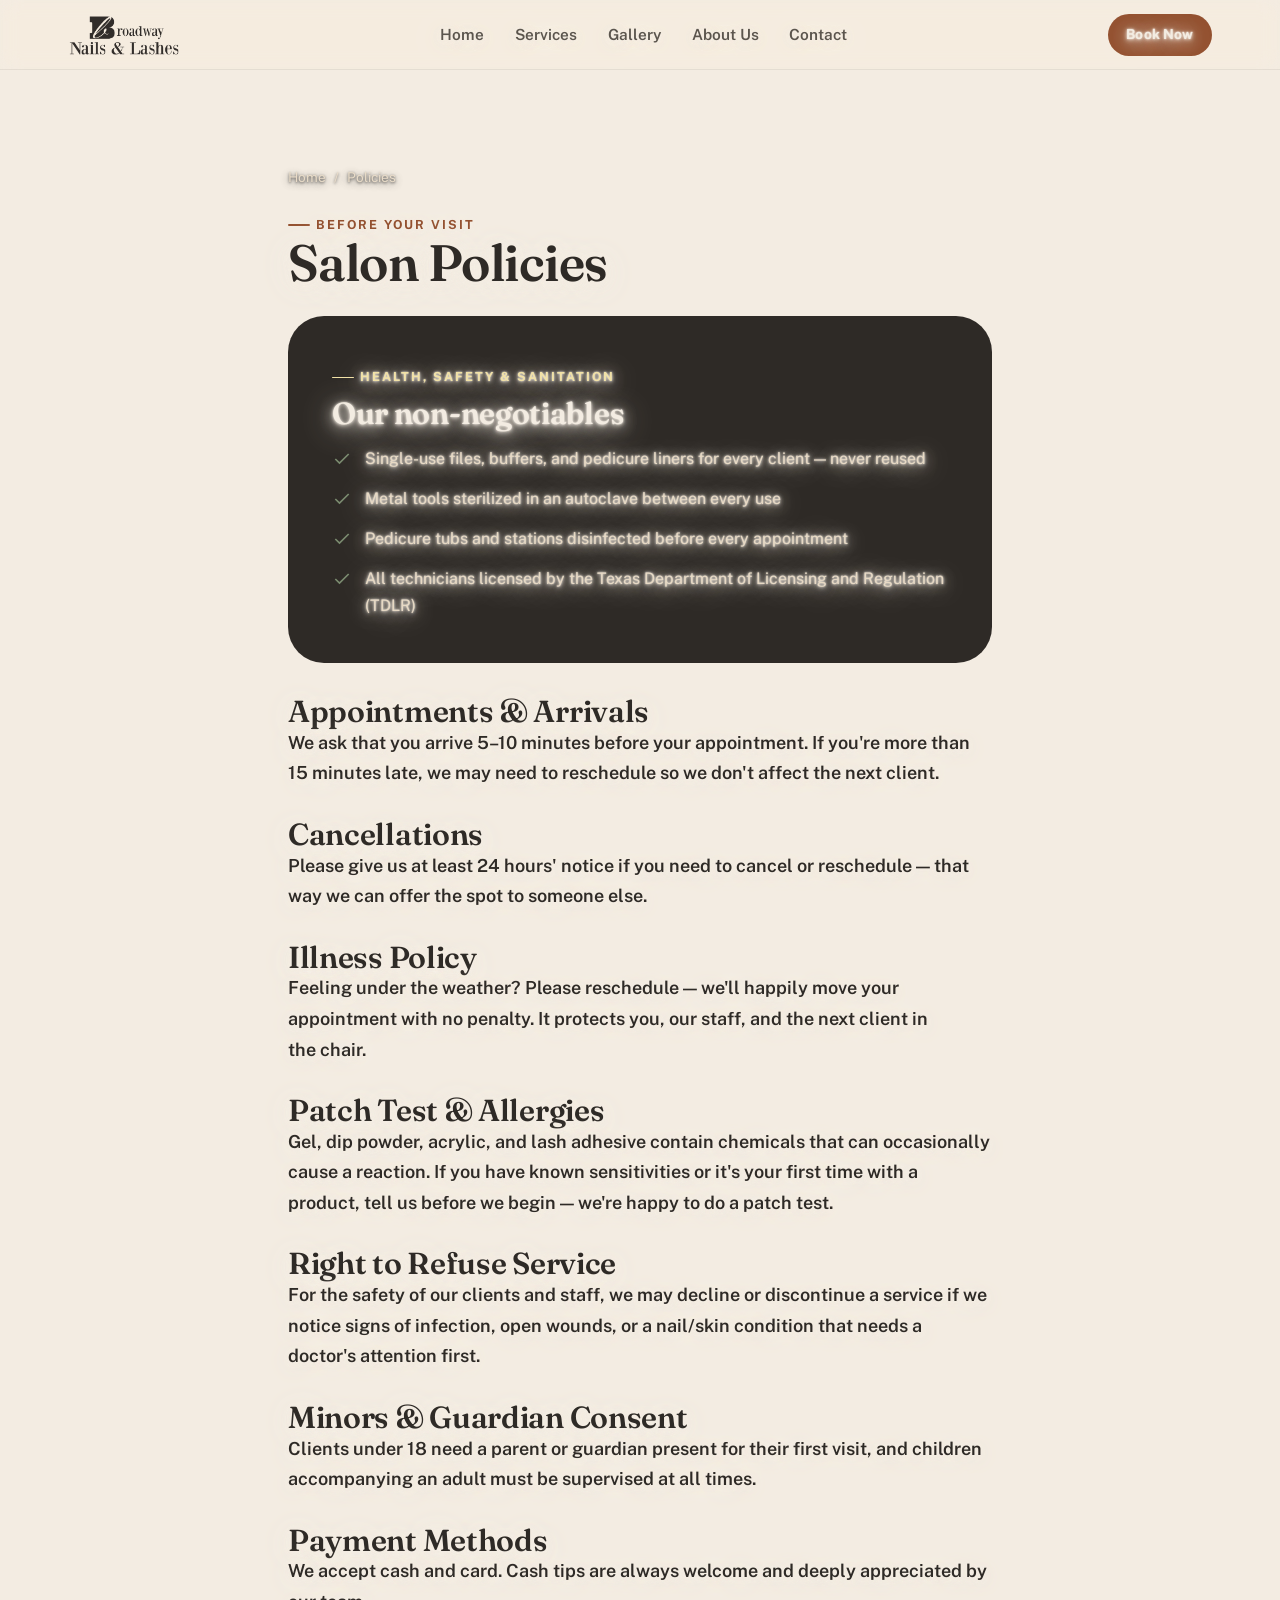
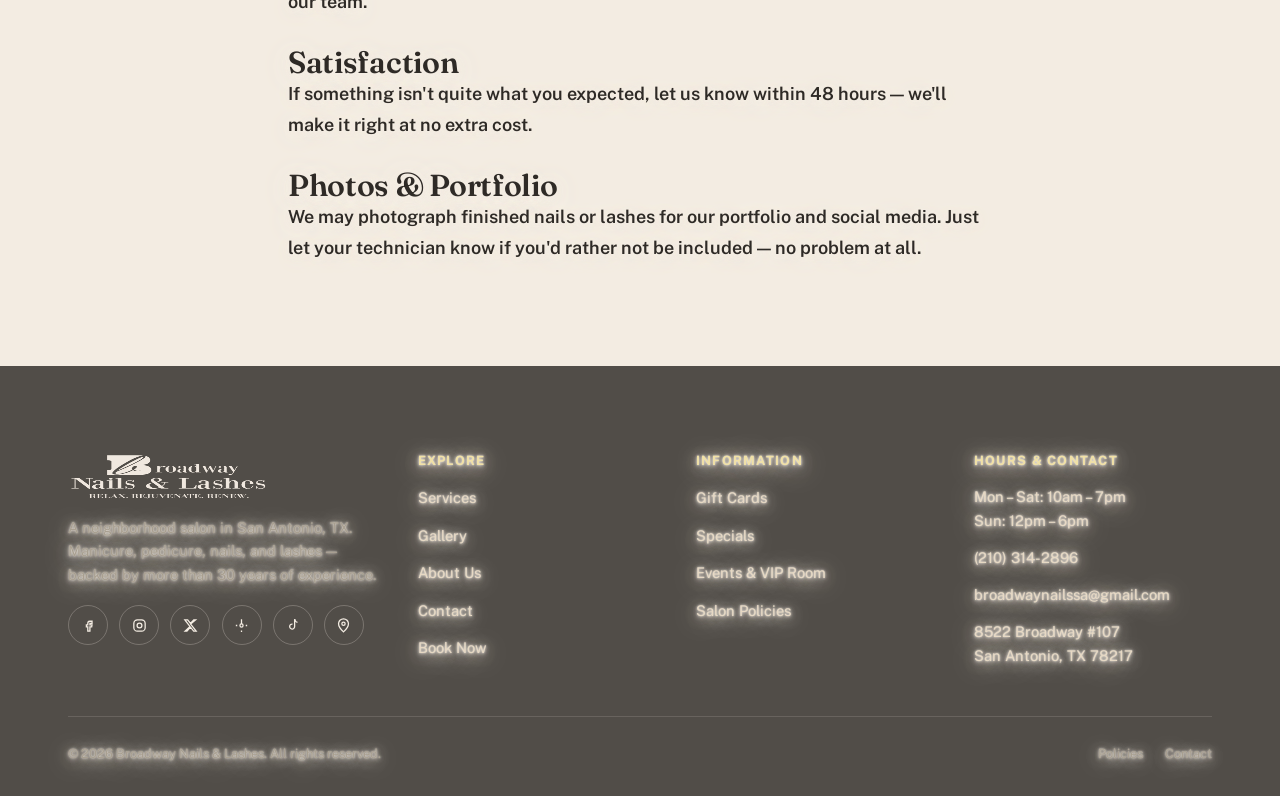
<file: policies.html>
<!doctype html>
<html lang="en">
<head>
<meta charset="UTF-8">
<meta name="viewport" content="width=device-width, initial-scale=1">
<title>Salon Policies — Broadway Nails & Lashes</title>
<meta name="description" content="Appointment, cancellation, and payment policies at Broadway Nails & Lashes, San Antonio, TX.">
<link rel="icon" href="favicon.ico" sizes="any">
<link rel="apple-touch-icon" href="assets/img/apple-touch-icon.png">
<link rel="preconnect" href="https://fonts.googleapis.com">
<link rel="preconnect" href="https://fonts.gstatic.com" crossorigin>
<link rel="stylesheet" href="https://fonts.googleapis.com/css2?family=Fraunces:ital,wght@0,400;0,500;0,600;0,700;1,400;1,500;1,600&family=Public+Sans:wght@400;500;600;700&display=swap">
<link rel="stylesheet" href="styles.css?v=20260830a">
<link rel="canonical" href="https://broadwaynailsandlashes.com/policies.html">
<meta name="keywords" content="nail salon policies, cancellation policy nail salon, nail salon safety sanitation">
<meta name="robots" content="index, follow, max-image-preview:large">
<meta name="theme-color" content="#B4694A">
<meta name="author" content="Broadway Nails & Lashes">

<!-- Open Graph -->
<meta property="og:type" content="website">
<meta property="og:site_name" content="Broadway Nails &amp; Lashes">
<meta property="og:title" content="Salon Policies — Broadway Nails & Lashes">
<meta property="og:description" content="Appointment, cancellation, and payment policies at Broadway Nails & Lashes, San Antonio, TX.">
<meta property="og:url" content="https://broadwaynailsandlashes.com/policies.html">
<meta property="og:image" content="https://broadwaynailsandlashes.com/assets/img/interior-salon-warm.webp">
<meta property="og:image:width" content="1200">
<meta property="og:image:alt" content="Broadway Nails &amp; Lashes — San Antonio, TX">
<meta property="og:locale" content="en_US">

<!-- Twitter Card -->
<meta name="twitter:card" content="summary_large_image">
<meta name="twitter:title" content="Salon Policies — Broadway Nails & Lashes">
<meta name="twitter:description" content="Appointment, cancellation, and payment policies at Broadway Nails & Lashes, San Antonio, TX.">
<meta name="twitter:image" content="https://broadwaynailsandlashes.com/assets/img/interior-salon-warm.webp">
<meta name="twitter:site" content="@broadwaynailssa">

<!-- Google Search Console verification — replace with your real code from search.google.com/search-console -->
<!-- <meta name="google-site-verification" content="REPLACE_WITH_YOUR_GSC_CODE"> -->

<!-- Google Analytics (GA4) — replace G-XXXXXXXXXX with your real Measurement ID -->
<!--
<script async src="https://www.googletagmanager.com/gtag/js?id=G-XXXXXXXXXX"></script>
<script>
  window.dataLayer = window.dataLayer || [];
  function gtag(){dataLayer.push(arguments);}
  gtag('js', new Date());
  gtag('config', 'G-XXXXXXXXXX');
</script>
-->

<script type="application/ld+json">
{
  "@context": "https://schema.org",
  "@type": "NailSalon",
  "@id": "https://broadwaynailsandlashes.com/#business",
  "name": "Broadway Nails & Lashes",
  "alternateName": "Broadway Nails and Lashes",
  "description": "Family-run nail salon in San Antonio, TX offering manicure, pedicure, nail extensions, lash & brow services, waxing, and hair styling. Founded by Linda, with more than 30 years of experience. Winner of BNS Best in Business \u2014 Nail Salon, North San Antonio, 2024 & 2025.",
  "image": [
    "https://broadwaynailsandlashes.com/assets/img/hero-salon-wide.webp",
    "https://broadwaynailsandlashes.com/assets/img/interior-salon-warm.webp"
  ],
  "logo": "https://broadwaynailsandlashes.com/assets/img/logo-full.webp",
  "url": "https://broadwaynailsandlashes.com/",
  "telephone": "+1-210-314-2896",
  "email": "broadwaynailssa@gmail.com",
  "priceRange": "$$",
  "currenciesAccepted": "USD",
  "paymentAccepted": "Cash, Credit Card, Debit Card",
  "address": {
    "@type": "PostalAddress",
    "streetAddress": "8522 Broadway #107",
    "addressLocality": "San Antonio",
    "addressRegion": "TX",
    "postalCode": "78217",
    "addressCountry": "US"
  },
  "geo": {
    "@type": "GeoCoordinates",
    "latitude": 29.5178,
    "longitude": -98.4624
  },
  "hasMap": "https://www.google.com/maps/place/Broadway+Nails+%26+Lashes/@29.5178036,-98.4625501,15z/data=!4m6!3m5!1s0x865cf52f52014299:0xa1b88b4aef656ddc!8m2!3d29.5178036!4d-98.4625501!16s%2Fg%2F11f765j8qv?entry=ttu",
  "openingHoursSpecification": [
    {
      "@type": "OpeningHoursSpecification",
      "dayOfWeek": ["Monday", "Tuesday", "Wednesday", "Thursday", "Friday", "Saturday"],
      "opens": "10:00",
      "closes": "19:00"
    },
    {
      "@type": "OpeningHoursSpecification",
      "dayOfWeek": ["Sunday"],
      "opens": "12:00",
      "closes": "18:00"
    }
  ],
  "sameAs": [
    "https://www.facebook.com/BroadwayNailsAndLashes/",
    "https://www.instagram.com/broadwaynailsandlashes/",
    "https://x.com/broadwaynailssa",
    "https://www.yelp.com/biz/broadway-nails-and-lashes-san-antonio-2",
    "https://www.tiktok.com/@broadway.nailslash"
  ],
  "award": "BNS Best in Business \u2014 Nail Salon, North San Antonio, Texas (2024 & 2025)",
  "founder": {
    "@type": "Person",
    "name": "Linda"
  },
  "areaServed": {
    "@type": "City",
    "name": "San Antonio"
  },
  "hasOfferCatalog": {
    "@type": "OfferCatalog",
    "name": "Services",
    "itemListElement": [
      { "@type": "Offer", "itemOffered": { "@type": "Service", "name": "Manicure" }, "priceRange": "$18\u2013$70" },
      { "@type": "Offer", "itemOffered": { "@type": "Service", "name": "Pedicure" }, "priceRange": "$30\u2013$120" },
      { "@type": "Offer", "itemOffered": { "@type": "Service", "name": "Nail Extensions (Acrylic, Dip, GelX, Builder Gel)" }, "priceRange": "$48\u2013$85" },
      { "@type": "Offer", "itemOffered": { "@type": "Service", "name": "Eyelash Extensions" }, "priceRange": "$65\u2013$160" },
      { "@type": "Offer", "itemOffered": { "@type": "Service", "name": "Brows & Waxing" }, "priceRange": "$8\u2013$110" },
      { "@type": "Offer", "itemOffered": { "@type": "Service", "name": "Hair Styling" }, "priceRange": "$40+" }
    ]
  }
}
</script>
<script type="application/ld+json">
{
  "@context": "https://schema.org",
  "@type": "BreadcrumbList",
  "itemListElement": [
    {
      "@type": "ListItem",
      "position": 1,
      "name": "Home",
      "item": "https://broadwaynailsandlashes.com/"
    },
    {
      "@type": "ListItem",
      "position": 2,
      "name": "Policies",
      "item": "https://broadwaynailsandlashes.com/policies.html"
    }
  ]
}
</script>
</head>
<body>
<a class="skip-link" href="#contenido">Skip to content</a>
<div class="site-video-bg" aria-hidden="true">
  <video autoplay muted loop playsinline webkit-playsinline preload="auto">
    <source src="assets/video/hero-bg-nail-art.mp4" type="video/mp4">
  </video>
</div>

<header class="site-header">
  <div class="container header-inner">
    <a class="brand" href="index.html" aria-label="Broadway Nails & Lashes — home"><img src="assets/img/logo-header.webp" alt="Broadway Nails & Lashes" width="220" height="79"></a>
    <nav class="main-nav" aria-label="Main navigation">
      <ul><li><a href="index.html">Home</a></li><li><a href="servicios.html">Services</a></li><li><a href="galeria.html">Gallery</a></li><li><a href="nosotros.html">About Us</a></li><li><a href="contacto.html">Contact</a></li></ul>
    </nav>
    <div class="header-cta">
      <a class="btn btn-primary btn-sm" href="https://www.fresha.com/a/broadway-nails-and-lashes-san-antonio-8522-broadway-qn6suuja/all-offer?menu=true&amp;pId=954452" target="_blank" rel="noopener"><span class="full">Book Now</span><span class="short">Book</span></a>
      <button class="nav-toggle" aria-label="Open menu" aria-expanded="false"><svg viewBox="0 0 24 24" fill="none" stroke="currentColor" stroke-width="1.8"><path d="M3 6h18M3 12h18M3 18h18"/></svg></button>
    </div>
  </div>
</header>
<div class="mobile-nav">
  <nav aria-label="Mobile navigation">
    <ul><li><a href="index.html">Home</a></li><li><a href="servicios.html">Services</a></li><li><a href="galeria.html">Gallery</a></li><li><a href="nosotros.html">About Us</a></li><li><a href="contacto.html">Contact</a></li></ul>
    <div class="header-cta"><a class="btn btn-primary" href="https://www.fresha.com/a/broadway-nails-and-lashes-san-antonio-8522-broadway-qn6suuja/all-offer?menu=true&amp;pId=954452" target="_blank" rel="noopener">Book Now</a></div>
  </nav>
</div>

<main id="contenido">
  <section class="section" style="padding-top:clamp(3.5rem,8vw,6rem);">
    <div class="container container-narrow">
      <div class="reveal">
        <div class="breadcrumb"><a href="index.html">Home</a><span>/</span><span>Policies</span></div>
        <span class="eyebrow">Before Your Visit</span>
        <h1 class="h1" style="font-size:clamp(2.2rem,4.6vw,3.2rem); margin-bottom:1.6rem;">Salon Policies</h1>

        <div style="background:var(--carbon); color:var(--crema-dark); border-radius:var(--radius-l); padding:clamp(1.75rem,4vw,2.75rem); margin-bottom:2rem;">
          <span class="eyebrow" style="color:var(--oro-light);">Health, Safety &amp; Sanitation</span>
          <h2 class="h3" style="color:var(--crema); margin:.6rem 0 1rem;">Our non-negotiables</h2>
          <ul style="display:flex; flex-direction:column; gap:.85rem;">
            <li style="display:flex; gap:.8rem; align-items:flex-start;">
              <svg viewBox="0 0 24 24" fill="none" stroke="var(--salvia)" stroke-width="2" style="width:20px;height:20px;flex-shrink:0;margin-top:.15rem;"><path d="M20 6L9 17l-5-5"/></svg>
              <span>Single-use files, buffers, and pedicure liners for every client — never reused</span>
            </li>
            <li style="display:flex; gap:.8rem; align-items:flex-start;">
              <svg viewBox="0 0 24 24" fill="none" stroke="var(--salvia)" stroke-width="2" style="width:20px;height:20px;flex-shrink:0;margin-top:.15rem;"><path d="M20 6L9 17l-5-5"/></svg>
              <span>Metal tools sterilized in an autoclave between every use</span>
            </li>
            <li style="display:flex; gap:.8rem; align-items:flex-start;">
              <svg viewBox="0 0 24 24" fill="none" stroke="var(--salvia)" stroke-width="2" style="width:20px;height:20px;flex-shrink:0;margin-top:.15rem;"><path d="M20 6L9 17l-5-5"/></svg>
              <span>Pedicure tubs and stations disinfected before every appointment</span>
            </li>
            <li style="display:flex; gap:.8rem; align-items:flex-start;">
              <svg viewBox="0 0 24 24" fill="none" stroke="var(--salvia)" stroke-width="2" style="width:20px;height:20px;flex-shrink:0;margin-top:.15rem;"><path d="M20 6L9 17l-5-5"/></svg>
              <span>All technicians licensed by the Texas Department of Licensing and Regulation (TDLR)</span>
            </li>
          </ul>
        </div>

        <div style="display:flex; flex-direction:column; gap:1.8rem;">
          <div>
            <h2 class="h3">Appointments &amp; Arrivals</h2>
            <p class="body-l">We ask that you arrive 5–10 minutes before your appointment. If you're more than 15 minutes late, we may need to reschedule so we don't affect the next client.</p>
          </div>
          <div>
            <h2 class="h3">Cancellations</h2>
            <p class="body-l">Please give us at least 24 hours' notice if you need to cancel or reschedule — that way we can offer the spot to someone else.</p>
          </div>
          <div>
            <h2 class="h3">Illness Policy</h2>
            <p class="body-l">Feeling under the weather? Please reschedule — we'll happily move your appointment with no penalty. It protects you, our staff, and the next client in the chair.</p>
          </div>
          <div>
            <h2 class="h3">Patch Test &amp; Allergies</h2>
            <p class="body-l">Gel, dip powder, acrylic, and lash adhesive contain chemicals that can occasionally cause a reaction. If you have known sensitivities or it's your first time with a product, tell us before we begin — we're happy to do a patch test.</p>
          </div>
          <div>
            <h2 class="h3">Right to Refuse Service</h2>
            <p class="body-l">For the safety of our clients and staff, we may decline or discontinue a service if we notice signs of infection, open wounds, or a nail/skin condition that needs a doctor's attention first.</p>
          </div>
          <div>
            <h2 class="h3">Minors &amp; Guardian Consent</h2>
            <p class="body-l">Clients under 18 need a parent or guardian present for their first visit, and children accompanying an adult must be supervised at all times.</p>
          </div>
          <div>
            <h2 class="h3">Payment Methods</h2>
            <p class="body-l">We accept cash and card. Cash tips are always welcome and deeply appreciated by our team.</p>
          </div>
          <div>
            <h2 class="h3">Satisfaction</h2>
            <p class="body-l">If something isn't quite what you expected, let us know within 48 hours — we'll make it right at no extra cost.</p>
          </div>
          <div>
            <h2 class="h3">Photos &amp; Portfolio</h2>
            <p class="body-l">We may photograph finished nails or lashes for our portfolio and social media. Just let your technician know if you'd rather not be included — no problem at all.</p>
          </div>
        </div>
      </div>
    </div>
  </section>
</main>

<footer class="site-footer">
  <div class="container">
    <div class="footer-top">
      <div class="footer-brand">
        <img src="assets/img/logo-full-cream.webp" alt="Broadway Nails & Lashes" width="200" height="93">
        <p>A neighborhood salon in San Antonio, TX. Manicure, pedicure, nails, and lashes — backed by more than 30 years of experience.</p>
        <div class="social-row social-row--dark" style="margin-top:1.2rem;">
          <a href="https://www.facebook.com/BroadwayNailsAndLashes/" target="_blank" rel="noopener" aria-label="Facebook"><svg viewBox="0 0 24 24" fill="none" stroke="currentColor" stroke-width="1.8"><path d="M14 9h3V6h-3c-1.7 0-3 1.3-3 3v2H9v3h2v6h3v-6h2.5l.5-3H14V9z"/></svg></a>
          <a href="https://www.instagram.com/broadwaynailsandlashes/" target="_blank" rel="noopener" aria-label="Instagram"><svg viewBox="0 0 24 24" fill="none" stroke="currentColor" stroke-width="1.8"><rect x="4" y="4" width="16" height="16" rx="5"/><circle cx="12" cy="12" r="3.4"/></svg></a>
          <a href="https://x.com/broadwaynailssa" target="_blank" rel="noopener" aria-label="Twitter / X"><svg viewBox="0 0 24 24" fill="none" stroke="currentColor" stroke-width="1.8"><path d="M4 4l7.4 9.5L4.4 20H7l5-5.6L16.5 20H20l-7.8-10L19.2 4H16.6l-4.6 5.1L8 4H4z"/></svg></a>
          <a href="https://www.yelp.com/biz/broadway-nails-and-lashes-san-antonio-2" target="_blank" rel="noopener" aria-label="Yelp"><svg viewBox="0 0 24 24" fill="none" stroke="currentColor" stroke-width="1.8"><circle cx="12" cy="12" r="2.2"/><path d="M12 3v7M12 21v-2M6 12H4M20 12h-2"/></svg></a>
          <a href="https://www.tiktok.com/@broadway.nailslash" target="_blank" rel="noopener" aria-label="TikTok"><svg viewBox="0 0 24 24" fill="none" stroke="currentColor" stroke-width="1.8"><path d="M15 3v10.5a3.5 3.5 0 11-3-3.46"/><path d="M15 3c.3 2.4 2 4.2 4 4.5"/></svg></a>
          <a href="https://www.google.com/maps/place/Broadway+Nails+%26+Lashes/@29.5178036,-98.4625501,15z/data=!4m6!3m5!1s0x865cf52f52014299:0xa1b88b4aef656ddc!8m2!3d29.5178036!4d-98.4625501!16s%2Fg%2F11f765j8qv?entry=ttu" target="_blank" rel="noopener" aria-label="Google Maps"><svg viewBox="0 0 24 24" fill="none" stroke="currentColor" stroke-width="1.8"><path d="M12 21s7-6.3 7-11.5A7 7 0 105 9.5C5 14.7 12 21 12 21z"/><circle cx="12" cy="9.5" r="2.3"/></svg></a>
        </div>
      </div>
      <div class="footer-col"><h4>Explore</h4><ul><li><a href="servicios.html">Services</a></li><li><a href="galeria.html">Gallery</a></li><li><a href="nosotros.html">About Us</a></li><li><a href="contacto.html">Contact</a></li><li><a href="https://www.fresha.com/a/broadway-nails-and-lashes-san-antonio-8522-broadway-qn6suuja/all-offer?menu=true&amp;pId=954452" target="_blank" rel="noopener">Book Now</a></li></ul></div>
      <div class="footer-col"><h4>Information</h4><ul><li><a href="gift-card.html">Gift Cards</a></li><li><a href="specials.html">Specials</a></li><li><a href="events.html">Events &amp; VIP Room</a></li><li><a href="policies.html">Salon Policies</a></li></ul></div>
      <div class="footer-col"><h4>Hours &amp; Contact</h4><ul><li><p>Mon – Sat: 10am – 7pm<br>Sun: 12pm – 6pm</p></li><li><a href="tel:+12103142896">(210) 314-2896</a></li><li><a href="mailto:broadwaynailssa@gmail.com">broadwaynailssa@gmail.com</a></li><li><p>8522 Broadway #107<br>San Antonio, TX 78217</p></li></ul></div>
    </div>
    <div class="footer-bottom"><p>© 2026 Broadway Nails &amp; Lashes. All rights reserved.</p><div class="footer-bottom-links"><a href="policies.html">Policies</a><a href="contacto.html">Contact</a></div></div>
  </div>
</footer>
<script defer src="lib/manifest.js"></script>
<script defer src="main.js?v=20260830a"></script>
</body>
</html>
</file>
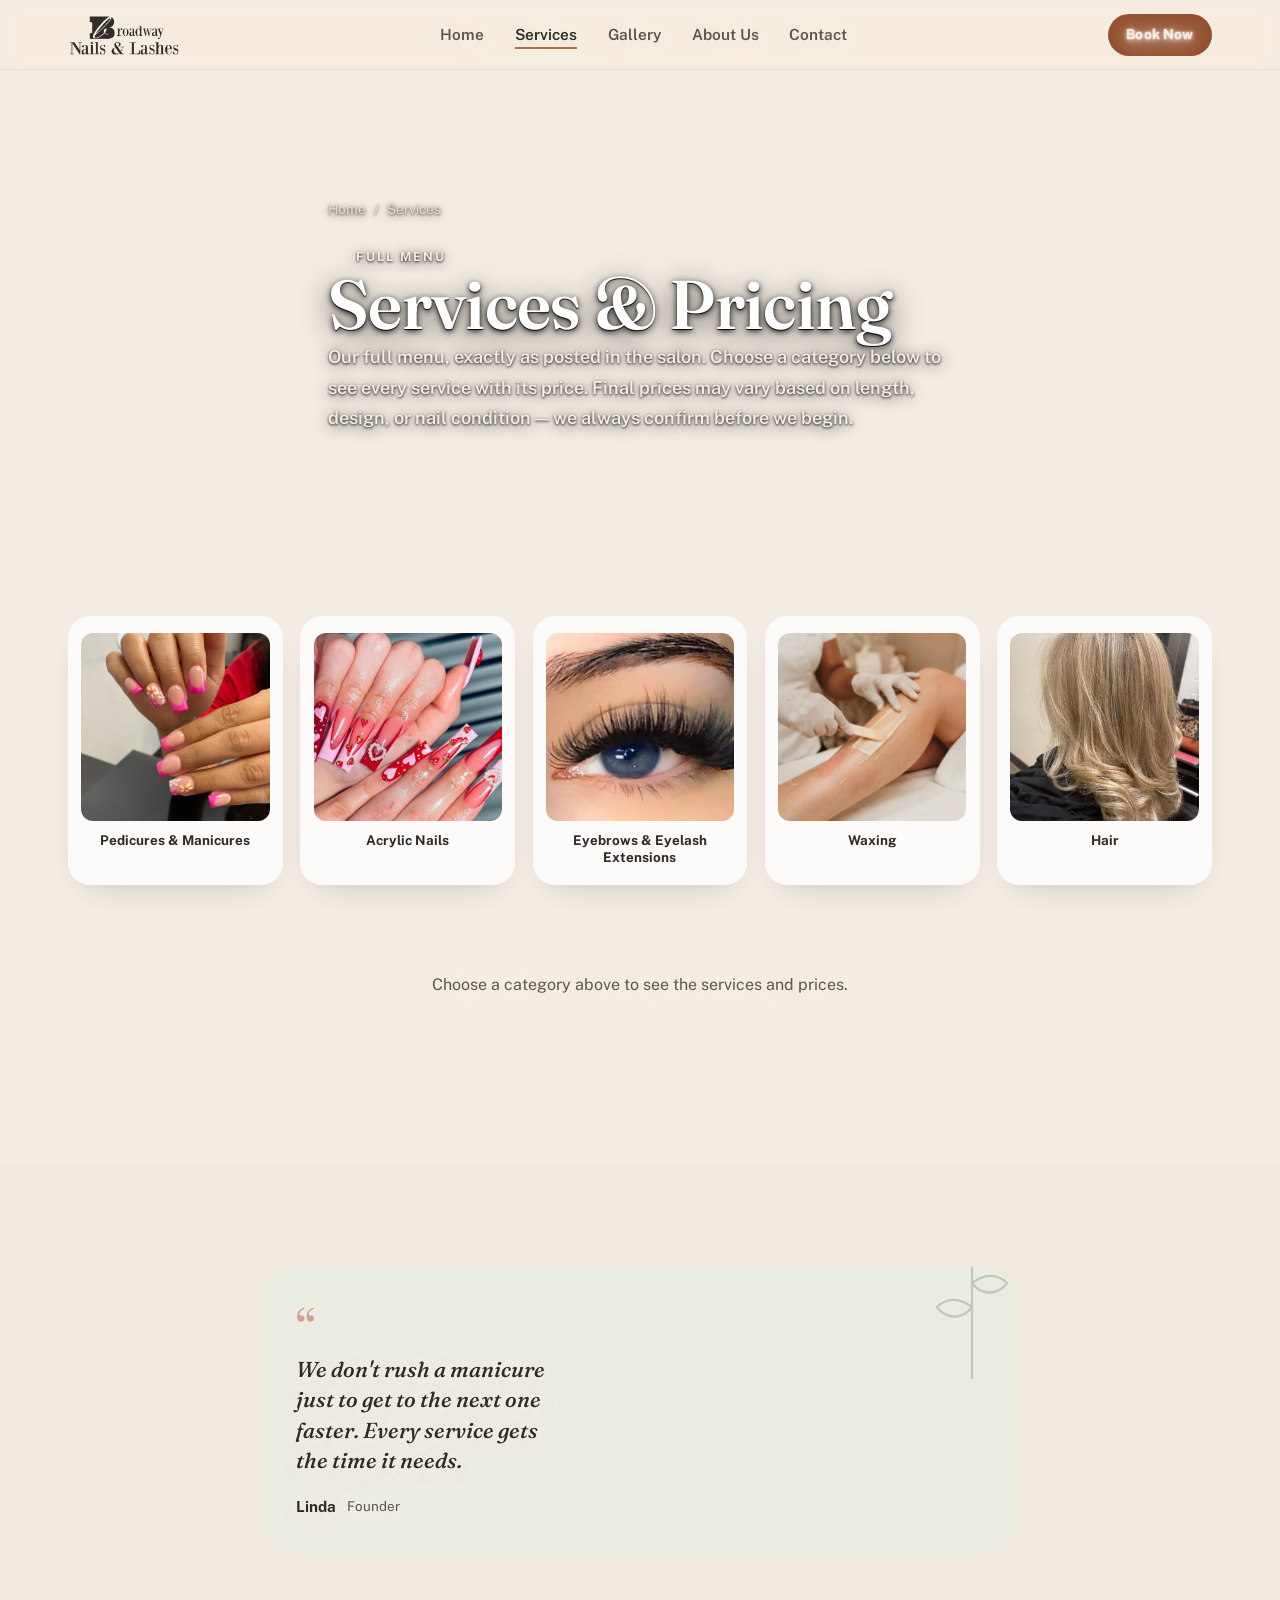
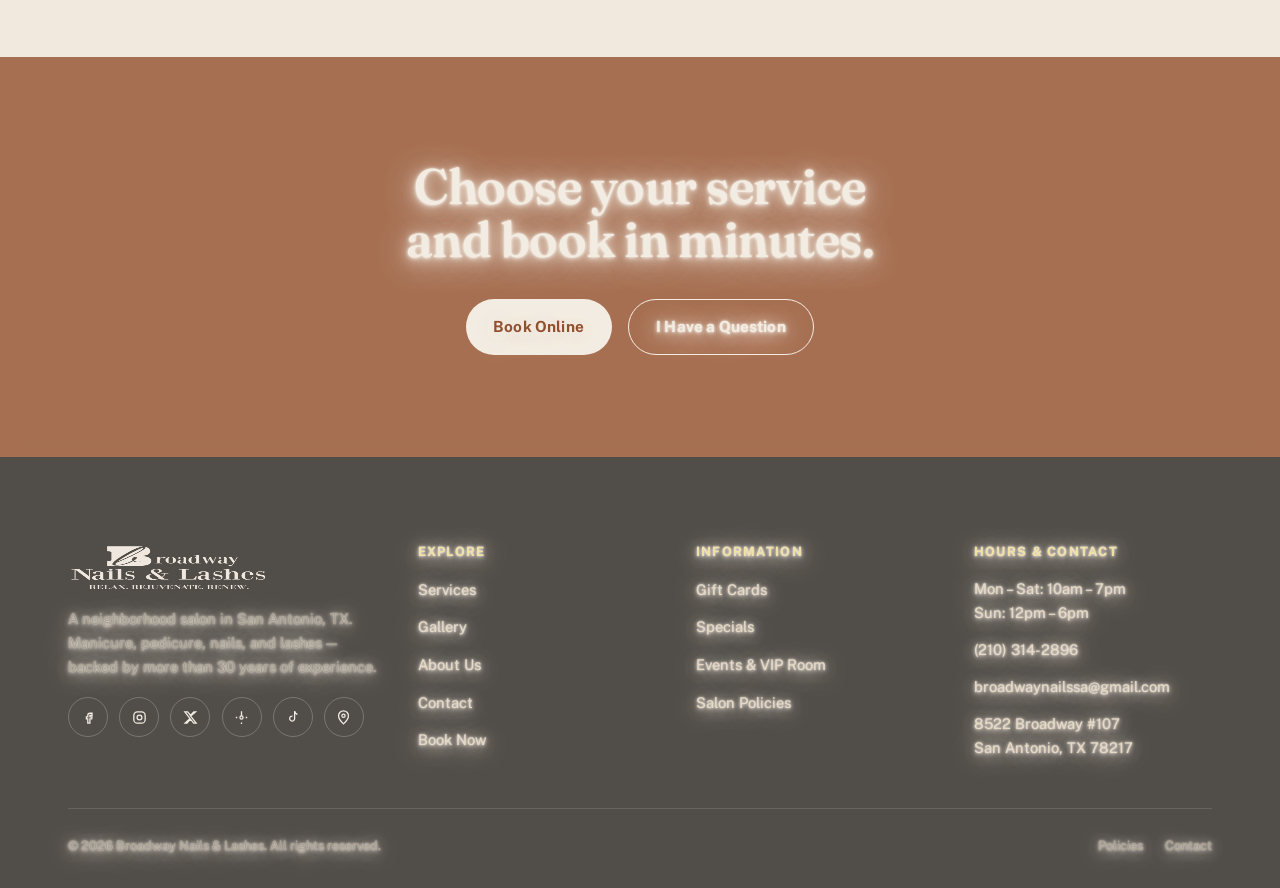
<file: servicios.html>
<!doctype html>
<html lang="en">
<head>
<meta charset="UTF-8">
<meta name="viewport" content="width=device-width, initial-scale=1">
<title>Services &amp; Pricing — Broadway Nails & Lashes</title>
<meta name="description" content="The full menu at Broadway Nails & Lashes: manicure, pedicure, nail extensions, lashes, brows, waxing, and hair. Real pricing, San Antonio, TX.">
<link rel="icon" href="favicon.ico" sizes="any">
<link rel="apple-touch-icon" href="assets/img/apple-touch-icon.png">
<link rel="preconnect" href="https://fonts.googleapis.com">
<link rel="preconnect" href="https://fonts.gstatic.com" crossorigin>
<link rel="stylesheet" href="https://fonts.googleapis.com/css2?family=Fraunces:ital,wght@0,400;0,500;0,600;0,700;1,400;1,500;1,600&family=Public+Sans:wght@400;500;600;700&display=swap">
<link rel="preload" as="image" href="assets/img/pedicure-area-2.webp" fetchpriority="high">
<link rel="stylesheet" href="styles.css?v=20260830a">
<link rel="canonical" href="https://broadwaynailsandlashes.com/servicios.html">
<meta name="keywords" content="nail salon prices San Antonio, manicure pedicure prices, acrylic nails San Antonio, lash extensions prices, brow lamination San Antonio">
<meta name="robots" content="index, follow, max-image-preview:large">
<meta name="theme-color" content="#B4694A">
<meta name="author" content="Broadway Nails & Lashes">

<!-- Open Graph -->
<meta property="og:type" content="website">
<meta property="og:site_name" content="Broadway Nails &amp; Lashes">
<meta property="og:title" content="Services & Pricing — Broadway Nails & Lashes">
<meta property="og:description" content="The full menu at Broadway Nails & Lashes: manicure, pedicure, nail extensions, lashes, brows, waxing, and hair. Real pricing, San Antonio, TX.">
<meta property="og:url" content="https://broadwaynailsandlashes.com/servicios.html">
<meta property="og:image" content="https://broadwaynailsandlashes.com/assets/img/nailart-pink-glitter-floral.webp">
<meta property="og:image:width" content="1200">
<meta property="og:image:alt" content="Broadway Nails &amp; Lashes — San Antonio, TX">
<meta property="og:locale" content="en_US">

<!-- Twitter Card -->
<meta name="twitter:card" content="summary_large_image">
<meta name="twitter:title" content="Services & Pricing — Broadway Nails & Lashes">
<meta name="twitter:description" content="The full menu at Broadway Nails & Lashes: manicure, pedicure, nail extensions, lashes, brows, waxing, and hair. Real pricing, San Antonio, TX.">
<meta name="twitter:image" content="https://broadwaynailsandlashes.com/assets/img/nailart-pink-glitter-floral.webp">
<meta name="twitter:site" content="@broadwaynailssa">

<!-- Google Search Console verification — replace with your real code from search.google.com/search-console -->
<!-- <meta name="google-site-verification" content="REPLACE_WITH_YOUR_GSC_CODE"> -->

<!-- Google Analytics (GA4) — replace G-XXXXXXXXXX with your real Measurement ID -->
<!--
<script async src="https://www.googletagmanager.com/gtag/js?id=G-XXXXXXXXXX"></script>
<script>
  window.dataLayer = window.dataLayer || [];
  function gtag(){dataLayer.push(arguments);}
  gtag('js', new Date());
  gtag('config', 'G-XXXXXXXXXX');
</script>
-->

<script type="application/ld+json">
{
  "@context": "https://schema.org",
  "@type": "NailSalon",
  "@id": "https://broadwaynailsandlashes.com/#business",
  "name": "Broadway Nails & Lashes",
  "alternateName": "Broadway Nails and Lashes",
  "description": "Family-run nail salon in San Antonio, TX offering manicure, pedicure, nail extensions, lash & brow services, waxing, and hair styling. Founded by Linda, with more than 30 years of experience. Winner of BNS Best in Business — Nail Salon, North San Antonio, 2024 & 2025.",
  "image": [
    "https://broadwaynailsandlashes.com/assets/img/hero-salon-wide.webp",
    "https://broadwaynailsandlashes.com/assets/img/interior-salon-warm.webp"
  ],
  "logo": "https://broadwaynailsandlashes.com/assets/img/logo-full.webp",
  "url": "https://broadwaynailsandlashes.com/",
  "telephone": "+1-210-314-2896",
  "email": "broadwaynailssa@gmail.com",
  "priceRange": "$$",
  "currenciesAccepted": "USD",
  "paymentAccepted": "Cash, Credit Card, Debit Card",
  "address": {
    "@type": "PostalAddress",
    "streetAddress": "8522 Broadway #107",
    "addressLocality": "San Antonio",
    "addressRegion": "TX",
    "postalCode": "78217",
    "addressCountry": "US"
  },
  "geo": {
    "@type": "GeoCoordinates",
    "latitude": 29.5178,
    "longitude": -98.4624
  },
  "hasMap": "https://www.google.com/maps/place/Broadway+Nails+%26+Lashes/@29.5178036,-98.4625501,15z/data=!4m6!3m5!1s0x865cf52f52014299:0xa1b88b4aef656ddc!8m2!3d29.5178036!4d-98.4625501!16s%2Fg%2F11f765j8qv?entry=ttu",
  "openingHoursSpecification": [
    {
      "@type": "OpeningHoursSpecification",
      "dayOfWeek": ["Monday", "Tuesday", "Wednesday", "Thursday", "Friday", "Saturday"],
      "opens": "10:00",
      "closes": "19:00"
    },
    {
      "@type": "OpeningHoursSpecification",
      "dayOfWeek": ["Sunday"],
      "opens": "12:00",
      "closes": "18:00"
    }
  ],
  "sameAs": [
    "https://www.facebook.com/BroadwayNailsAndLashes/",
    "https://www.instagram.com/broadwaynailsandlashes/",
    "https://x.com/broadwaynailssa",
    "https://www.yelp.com/biz/broadway-nails-and-lashes-san-antonio-2",
    "https://www.tiktok.com/@broadway.nailslash"
  ],
  "award": "BNS Best in Business — Nail Salon, North San Antonio, Texas (2024 & 2025)",
  "founder": {
    "@type": "Person",
    "name": "Linda"
  },
  "areaServed": {
    "@type": "City",
    "name": "San Antonio"
  },
  "hasOfferCatalog": {
    "@type": "OfferCatalog",
    "name": "Services",
    "itemListElement": [
      { "@type": "Offer", "itemOffered": { "@type": "Service", "name": "Manicure" }, "priceRange": "$18–$70" },
      { "@type": "Offer", "itemOffered": { "@type": "Service", "name": "Pedicure" }, "priceRange": "$30–$120" },
      { "@type": "Offer", "itemOffered": { "@type": "Service", "name": "Nail Extensions (Acrylic, Dip, GelX, Builder Gel)" }, "priceRange": "$48–$85" },
      { "@type": "Offer", "itemOffered": { "@type": "Service", "name": "Eyelash Extensions" }, "priceRange": "$65–$160" },
      { "@type": "Offer", "itemOffered": { "@type": "Service", "name": "Brows & Waxing" }, "priceRange": "$8–$110" },
      { "@type": "Offer", "itemOffered": { "@type": "Service", "name": "Hair Styling" }, "priceRange": "$40+" }
    ]
  }
}
</script>
<script type="application/ld+json">
{
  "@context": "https://schema.org",
  "@type": "BreadcrumbList",
  "itemListElement": [
    {
      "@type": "ListItem",
      "position": 1,
      "name": "Home",
      "item": "https://broadwaynailsandlashes.com/"
    },
    {
      "@type": "ListItem",
      "position": 2,
      "name": "Services",
      "item": "https://broadwaynailsandlashes.com/servicios.html"
    }
  ]
}
</script>
</head>
<body>
<a class="skip-link" href="#contenido">Skip to content</a>

<div class="site-video-bg" aria-hidden="true">
  <video autoplay muted loop playsinline webkit-playsinline preload="auto">
    <source src="assets/video/hero-bg-nail-art.mp4" type="video/mp4">
  </video>
</div>

<header class="site-header">
  <div class="container header-inner">
    <a class="brand" href="index.html" aria-label="Broadway Nails & Lashes — home">
      <img src="assets/img/logo-header.webp" alt="Broadway Nails & Lashes" width="220" height="79">
    </a>
    <nav class="main-nav" aria-label="Main navigation">
      <ul>
        <li><a href="index.html">Home</a></li>
        <li><a href="servicios.html" aria-current="page">Services</a></li>
        <li><a href="galeria.html">Gallery</a></li>
        <li><a href="nosotros.html">About Us</a></li>
        <li><a href="contacto.html">Contact</a></li>
      </ul>
    </nav>
    <div class="header-cta">
      <a class="btn btn-primary btn-sm" href="https://www.fresha.com/a/broadway-nails-and-lashes-san-antonio-8522-broadway-qn6suuja/all-offer?menu=true&amp;pId=954452" target="_blank" rel="noopener">
        <span class="full">Book Now</span><span class="short">Book</span>
      </a>
      <button class="nav-toggle" aria-label="Open menu" aria-expanded="false">
        <svg viewBox="0 0 24 24" fill="none" stroke="currentColor" stroke-width="1.8"><path d="M3 6h18M3 12h18M3 18h18"/></svg>
      </button>
    </div>
  </div>
</header>

<div class="mobile-nav">
  <nav aria-label="Mobile navigation">
    <ul>
      <li><a href="index.html">Home</a></li>
      <li><a href="servicios.html">Services</a></li>
      <li><a href="galeria.html">Gallery</a></li>
      <li><a href="nosotros.html">About Us</a></li>
      <li><a href="contacto.html">Contact</a></li>
    </ul>
    <div class="header-cta">
      <a class="btn btn-primary" href="https://www.fresha.com/a/broadway-nails-and-lashes-san-antonio-8522-broadway-qn6suuja/all-offer?menu=true&amp;pId=954452" target="_blank" rel="noopener">Book Now</a>
    </div>
  </nav>
</div>

<svg class="icon-sprite" aria-hidden="true">
  <symbol id="icon-polish" viewBox="0 0 24 24" fill="none" stroke="currentColor" stroke-width="1.5" stroke-linecap="round" stroke-linejoin="round"><rect x="8" y="10" width="8" height="11" rx="2"/><rect x="10" y="4" width="4" height="6" rx="1"/></symbol>
  <symbol id="icon-removal" viewBox="0 0 24 24" fill="none" stroke="currentColor" stroke-width="1.5" stroke-linecap="round" stroke-linejoin="round"><path d="M4 12a8 8 0 1 1 2.6 5.9"/><path d="M4 12V6M4 12h6"/></symbol>
  <symbol id="icon-sparkle" viewBox="0 0 24 24" fill="none" stroke="currentColor" stroke-width="1.5" stroke-linecap="round" stroke-linejoin="round"><path d="M12 3l1.8 5.2L19 10l-5.2 1.8L12 17l-1.8-5.2L5 10l5.2-1.8L12 3z"/></symbol>
  <symbol id="icon-shape" viewBox="0 0 24 24" fill="none" stroke="currentColor" stroke-width="1.5" stroke-linejoin="round"><path d="M12 3c3 4 6 9 6 12a6 6 0 01-12 0c0-3 3-8 6-12z"/></symbol>
  <symbol id="icon-drop" viewBox="0 0 24 24" fill="none" stroke="currentColor" stroke-width="1.5" stroke-linejoin="round"><path d="M12 3c4 5 7 9 7 12a7 7 0 01-14 0c0-3 3-7 7-12z"/></symbol>
  <symbol id="icon-brush" viewBox="0 0 24 24" fill="none" stroke="currentColor" stroke-width="1.5" stroke-linecap="round"><path d="M6 18l9-9M15 6l3 3M18 6a2 2 0 10-3-3"/></symbol>
  <symbol id="icon-wax" viewBox="0 0 24 24" fill="none" stroke="currentColor" stroke-width="1.5"><rect x="4" y="9" width="16" height="6" rx="2"/><path d="M4 12h16"/></symbol>
  <symbol id="icon-scissors" viewBox="0 0 24 24" fill="none" stroke="currentColor" stroke-width="1.5" stroke-linecap="round" stroke-linejoin="round"><circle cx="6" cy="6" r="2.4"/><circle cx="6" cy="18" r="2.4"/><path d="M8.5 7.5L20 18M8.5 16.5L20 6"/></symbol>
  <symbol id="icon-color" viewBox="0 0 24 24" fill="none" stroke="currentColor" stroke-width="1.5" stroke-linecap="round"><path d="M12 3a9 5 0 100 18c1.5 0 2-1 2-2s-.5-1.5-1-2 0-2 1.5-2H17a3 3 0 003-3c0-5-3.5-9-8-9z"/><circle cx="8.5" cy="10.5" r="1"/><circle cx="12" cy="8" r="1"/><circle cx="15.5" cy="10.5" r="1"/></symbol>
  <symbol id="icon-toe" viewBox="0 0 24 24" fill="none" stroke="currentColor" stroke-width="1.5" stroke-linecap="round" stroke-linejoin="round"><path d="M6 20c0-5 1-9 3-12 1-1.5 3-1.5 3.5.3.4 1.5-.3 3-1 4.2M12 8c1.5-2 3.4-2.3 4.3-1 .8 1.2.2 2.7-1 3.8"/><path d="M6 20h13a2 2 0 002-2c0-1.5-1-2.3-2.5-2.6L9 14"/></symbol>
  <symbol id="icon-lash" viewBox="0 0 24 24" fill="none" stroke="currentColor" stroke-width="1.5" stroke-linecap="round"><path d="M4 16c4-6 12-6 16 0"/><path d="M8 15.5l-1.2 3M12 14.5v3.2M16 15.5l1.2 3"/></symbol>
</svg>

<main id="contenido">

  <section class="page-hero">
    <div class="page-hero__bg">
      <img src="assets/img/pedicure-area-2.webp" alt="Pedicure area at Broadway Nails &amp; Lashes" fetchpriority="high">
    </div>
    <div class="container page-hero__content">
      <div class="breadcrumb"><a href="index.html">Home</a><span>/</span><span>Services</span></div>
      <span class="eyebrow">Full Menu</span>
      <h1 class="h1">Services &amp; Pricing</h1>
      <p class="body-l">Our full menu, exactly as posted in the salon. Choose a category below to see every service with its price. Final prices may vary based on length, design, or nail condition — we always confirm before we begin.</p>
    </div>
  </section>

  <section class="section" style="padding-bottom:1.4rem;">
    <div class="container">
      <div class="gallery-filter-menu services-filter-menu reveal-stagger" role="tablist" aria-label="Filter services by category">
        <button type="button" class="gallery-filter" data-filter="spa-menu" role="tab" aria-selected="false">
          <span class="gallery-filter__thumb"><img src="assets/img/nailart-hotpink-daisy.webp" alt="" loading="lazy"></span>
          <span class="gallery-filter__label">Pedicures &amp; Manicures</span>
        </button>
        <button type="button" class="gallery-filter" data-filter="extensions" role="tab" aria-selected="false">
          <span class="gallery-filter__thumb"><img src="assets/img/nailart-red-heart-coffin.webp" alt="" loading="lazy"></span>
          <span class="gallery-filter__label">Acrylic Nails</span>
        </button>
        <button type="button" class="gallery-filter" data-filter="eyebrows-lash" role="tab" aria-selected="false">
          <span class="gallery-filter__thumb"><img src="assets/img/lash-closeup.webp" alt="" loading="lazy"></span>
          <span class="gallery-filter__label">Eyebrows &amp; Eyelash Extensions</span>
        </button>
        <button type="button" class="gallery-filter" data-filter="waxing" role="tab" aria-selected="false">
          <span class="gallery-filter__thumb"><img src="assets/img/waxing-treatment.webp" alt="" loading="lazy"></span>
          <span class="gallery-filter__label">Waxing</span>
        </button>
        <button type="button" class="gallery-filter" data-filter="hair" role="tab" aria-selected="false">
          <span class="gallery-filter__thumb"><img src="assets/img/hair-blonde-highlights.webp" alt="" loading="lazy"></span>
          <span class="gallery-filter__label">Hair</span>
        </button>
      </div>
    </div>
  </section>

  <section class="section" style="padding-top:0;" data-services-results>
    <div class="container">
      <p class="services-empty-hint" data-services-hint>Choose a category above to see the services and prices.</p>

      <!-- MANICURE & PEDICURE SPA MENU -->
      <div data-services-panel data-cat="spa-menu">
        <p class="services-note" style="margin-bottom:1.6rem;">Every package below can be booked as a <strong>Pedicure</strong>, a <strong>Manicure</strong>, or the <strong>Combo</strong> (both, same visit) — prices shown for each. Scrub and massage minutes increase with every tier.</p>
        <div class="treatment-grid reveal-stagger">

          <div class="treatment-card">
            <div class="treatment-card__art"><svg viewBox="0 0 100 60" fill="none" xmlns="http://www.w3.org/2000/svg"><rect x="32" y="24" width="13" height="24" rx="3" stroke="#B4694A" stroke-width="2"/><rect x="35.5" y="16" width="6" height="9" rx="1.5" stroke="#B4694A" stroke-width="2"/><rect x="55" y="18" width="13" height="30" rx="3" stroke="#B4694A" stroke-width="2"/><rect x="58.5" y="10" width="6" height="9" rx="1.5" stroke="#B4694A" stroke-width="2"/><circle cx="38.5" cy="34" r="2" fill="#C9A227"/><circle cx="61.5" cy="30" r="2" fill="#C9A227"/></svg></div>
            <h3 class="treatment-card__name">Traditional</h3>
            <div class="treatment-card__prices">
              <div class="treatment-chip"><span class="treatment-chip__amount">$35</span><span class="treatment-chip__label">Pedi · 30m</span></div>
              <div class="treatment-chip"><span class="treatment-chip__amount">$25</span><span class="treatment-chip__label">Mani · 20m</span></div>
              <div class="treatment-chip"><span class="treatment-chip__amount">$55</span><span class="treatment-chip__label">Combo</span></div>
            </div>
            <p class="treatment-card__desc">Scrub 2 min &amp; massage 2 min.</p>
            <p class="treatment-card__desc">Nails &amp; cuticles cleaned, salt scrub, massage. No callus remover.</p>
          </div>

          <div class="treatment-card">
            <div class="treatment-card__art"><svg viewBox="0 0 100 60" fill="none" xmlns="http://www.w3.org/2000/svg"><rect x="18" y="32" width="32" height="8" rx="2" stroke="#B4694A" stroke-width="2"/><rect x="18" y="22" width="32" height="8" rx="2" stroke="#B4694A" stroke-width="2"/><rect x="66" y="28" width="13" height="18" rx="2" stroke="#7A8B6F" stroke-width="2"/><path d="M69 28l3-9 3 9" stroke="#7A8B6F" stroke-width="2" stroke-linecap="round"/><path d="M72 19v-5" stroke="#7A8B6F" stroke-width="2" stroke-linecap="round"/></svg></div>
            <h3 class="treatment-card__name">Signature</h3>
            <div class="treatment-card__prices">
              <div class="treatment-chip"><span class="treatment-chip__amount">$45</span><span class="treatment-chip__label">Pedi · 35m</span></div>
              <div class="treatment-chip"><span class="treatment-chip__amount">$35</span><span class="treatment-chip__label">Mani · 25m</span></div>
              <div class="treatment-chip"><span class="treatment-chip__amount">$75</span><span class="treatment-chip__label">Combo</span></div>
            </div>
            <p class="treatment-card__desc">Scrub 2 min &amp; massage 6 min.</p>
            <p class="treatment-card__desc">Nails &amp; cuticles cleaned, callus remover, salt scrub, massage, leg mask, hot towels.</p>
          </div>

          <div class="treatment-card">
            <div class="treatment-card__art"><img src="assets/img/treatment-lavender.webp" alt="Fresh lavender sprigs for the Lavender pedicure" loading="lazy"></div>
            <h3 class="treatment-card__name">Lavender</h3>
            <div class="treatment-card__prices">
              <div class="treatment-chip"><span class="treatment-chip__amount">$50</span><span class="treatment-chip__label">Pedi · 50m</span></div>
              <div class="treatment-chip"><span class="treatment-chip__amount">$35</span><span class="treatment-chip__label">Mani · 40m</span></div>
              <div class="treatment-chip"><span class="treatment-chip__amount">$80</span><span class="treatment-chip__label">Combo</span></div>
            </div>
            <p class="treatment-card__desc">Scrub 6 min &amp; massage 8 min.</p>
            <p class="treatment-card__desc">Nails &amp; cuticles cleaned, callus remover, salt scrub, massage, leg mask, hot towels, paraffin wax.</p>
          </div>

          <div class="treatment-card">
            <div class="treatment-card__art"><img src="assets/img/treatment-cucumber.webp" alt="Sliced cucumber for the Cucumber pedicure" loading="lazy"></div>
            <h3 class="treatment-card__name">Cucumber</h3>
            <div class="treatment-card__prices">
              <div class="treatment-chip"><span class="treatment-chip__amount">$55</span><span class="treatment-chip__label">Pedi · 60m</span></div>
              <div class="treatment-chip"><span class="treatment-chip__amount">$40</span><span class="treatment-chip__label">Mani · 40m</span></div>
              <div class="treatment-chip"><span class="treatment-chip__amount">$90</span><span class="treatment-chip__label">Combo</span></div>
            </div>
            <p class="treatment-card__desc">Scrub 8 min &amp; massage 10 min.</p>
            <p class="treatment-card__desc">Nails &amp; cuticles cleaned, callus remover, salt scrub, massage, leg mask, hot towels, paraffin wax.</p>
          </div>

          <div class="treatment-card">
            <div class="treatment-card__art"><img src="assets/img/treatment-matcha.webp" alt="Matcha powder and whisk for the Matcha Green Tea pedicure" loading="lazy"></div>
            <h3 class="treatment-card__name">Matcha Green Tea</h3>
            <div class="treatment-card__prices">
              <div class="treatment-chip"><span class="treatment-chip__amount">$60</span><span class="treatment-chip__label">Pedi · 60m</span></div>
              <div class="treatment-chip"><span class="treatment-chip__amount">$40</span><span class="treatment-chip__label">Mani · 40m</span></div>
              <div class="treatment-chip"><span class="treatment-chip__amount">$95</span><span class="treatment-chip__label">Combo</span></div>
            </div>
            <p class="treatment-card__desc">Scrub 8 min &amp; massage 10 min.</p>
            <p class="treatment-card__desc">Uses real matcha! Nails &amp; cuticles cleaned, callus remover, salt scrub, massage, leg mask, hot towels, paraffin wax.</p>
          </div>

          <div class="treatment-card">
            <div class="treatment-card__art"><svg viewBox="0 0 100 60" fill="none" xmlns="http://www.w3.org/2000/svg"><path d="M22 40c10-4 18-14 22-26" stroke="#7A8B6F" stroke-width="2" stroke-linecap="round"/><g fill="#7A8B6F"><ellipse cx="26" cy="36" rx="4" ry="2.2" transform="rotate(-30 26 36)"/><ellipse cx="34" cy="26" rx="4" ry="2.2" transform="rotate(-30 34 26)"/><ellipse cx="41" cy="16" rx="4" ry="2.2" transform="rotate(-30 41 16)"/></g><path d="M62 14h10v6l3 4v22a3 3 0 01-3 3H62a3 3 0 01-3-3V24l3-4z" stroke="#B4694A" stroke-width="2" stroke-linejoin="round"/></svg></div>
            <h3 class="treatment-card__name">Olive Oil</h3>
            <div class="treatment-card__prices">
              <div class="treatment-chip"><span class="treatment-chip__amount">$65</span><span class="treatment-chip__label">Pedi · 60m</span></div>
              <div class="treatment-chip"><span class="treatment-chip__amount">$40</span><span class="treatment-chip__label">Mani · 40m</span></div>
              <div class="treatment-chip"><span class="treatment-chip__amount">$100</span><span class="treatment-chip__label">Combo</span></div>
            </div>
            <p class="treatment-card__desc">Scrub 8 min &amp; massage 14 min.</p>
            <p class="treatment-card__desc">Uses real olive oil! Nails &amp; cuticles cleaned, callus remover, salt scrub, massage, leg mask, hot towels, paraffin wax.</p>
          </div>

          <div class="treatment-card">
            <div class="treatment-card__art"><img src="assets/img/treatment-fresh-citrus.webp" alt="Fresh orange with citrus cuticle oil for the Fresh Citrus pedicure" loading="lazy"></div>
            <h3 class="treatment-card__name">Fresh Citrus</h3>
            <div class="treatment-card__prices">
              <div class="treatment-chip"><span class="treatment-chip__amount">$70</span><span class="treatment-chip__label">Pedi · 65m</span></div>
              <div class="treatment-chip"><span class="treatment-chip__amount">$45</span><span class="treatment-chip__label">Mani · 40m</span></div>
              <div class="treatment-chip"><span class="treatment-chip__amount">$110</span><span class="treatment-chip__label">Combo</span></div>
            </div>
            <p class="treatment-card__desc">Scrub 10 min &amp; massage 16 min.</p>
            <p class="treatment-card__desc">Uses real orange slices! Nails &amp; cuticles cleaned, callus remover, salt scrub, massage, leg mask, hot towels, paraffin wax, hot stones, neck warmer wrap, jelly soak.</p>
          </div>

          <div class="treatment-card">
            <div class="treatment-card__art"><img src="assets/img/treatment-fresh-coconut.webp" alt="Cracked coconut for the Fresh Coconut pedicure" loading="lazy"></div>
            <h3 class="treatment-card__name">Fresh Coconut</h3>
            <div class="treatment-card__prices">
              <div class="treatment-chip"><span class="treatment-chip__amount">$75</span><span class="treatment-chip__label">Pedi · 65m</span></div>
              <div class="treatment-chip"><span class="treatment-chip__amount">$50</span><span class="treatment-chip__label">Mani · 40m</span></div>
              <div class="treatment-chip"><span class="treatment-chip__amount">$120</span><span class="treatment-chip__label">Combo</span></div>
            </div>
            <p class="treatment-card__desc">Scrub 10 min &amp; massage 18 min.</p>
            <p class="treatment-card__desc">Uses coconut flakes &amp; coconut milk! Nails &amp; cuticles cleaned, callus remover, salt scrub, massage, leg mask, hot towels, paraffin wax, hot stones, neck warmer wrap, jelly soak.</p>
          </div>

          <div class="treatment-card">
            <div class="treatment-card__art"><svg viewBox="0 0 100 60" fill="none" xmlns="http://www.w3.org/2000/svg"><ellipse cx="26" cy="46" rx="15" ry="5" fill="#B4694A" opacity=".85"/><ellipse cx="28" cy="38" rx="11.5" ry="4.2" fill="#B4694A" opacity=".7"/><ellipse cx="25" cy="31" rx="8" ry="3.4" fill="#B4694A" opacity=".55"/><rect x="56" y="24" width="12" height="21" rx="3" stroke="#7A8B6F" stroke-width="2"/><path d="M59 24l1.5-8h5l1.5 8" stroke="#7A8B6F" stroke-width="2" stroke-linejoin="round"/><path d="M78 40c6-2 10-8 8-14-6 2-10 8-8 14z" fill="#7A8B6F" opacity=".85"/><path d="M80 38c4-1 6-4 5-8" stroke="#F3ECE2" stroke-width=".7"/><g stroke="#7A8B6F" stroke-width="1.2" opacity=".55"><path d="M89 18v10M84 23h10M85.5 19.5l7 7M92.5 19.5l-7 7"/></g></svg></div>
            <h3 class="treatment-card__name">Fire &amp; Ice</h3>
            <div class="treatment-card__prices">
              <div class="treatment-chip"><span class="treatment-chip__amount">$80</span><span class="treatment-chip__label">Pedi · 65m</span></div>
              <div class="treatment-chip"><span class="treatment-chip__amount">$55</span><span class="treatment-chip__label">Mani · 45m</span></div>
              <div class="treatment-chip"><span class="treatment-chip__amount">$130</span><span class="treatment-chip__label">Combo</span></div>
            </div>
            <p class="treatment-card__desc">Scrub 10 min &amp; massage 20 min.</p>
            <p class="treatment-card__desc">Nails &amp; cuticles cleaned, callus remover, salt scrub, massage, leg mask, hot towels, paraffin wax, hot stones, neck warmer wrap, jelly soak, foot steaming.</p>
          </div>

          <div class="treatment-card">
            <div class="treatment-card__art"><img src="assets/img/treatment-milk-honey.webp" alt="Milk and honey for the Heavenly Milk &amp; Honey pedicure" loading="lazy"></div>
            <h3 class="treatment-card__name">Heavenly Milk &amp; Honey</h3>
            <div class="treatment-card__prices">
              <div class="treatment-chip"><span class="treatment-chip__amount">$85</span><span class="treatment-chip__label">Pedi · 65m</span></div>
              <div class="treatment-chip"><span class="treatment-chip__amount">$55</span><span class="treatment-chip__label">Mani · 45m</span></div>
              <div class="treatment-chip"><span class="treatment-chip__amount">$135</span><span class="treatment-chip__label">Combo</span></div>
            </div>
            <p class="treatment-card__desc">Scrub 10 min &amp; massage 22 min.</p>
            <p class="treatment-card__desc">Uses real milk &amp; real honey! Nails &amp; cuticles cleaned, callus remover, salt scrub, massage, 24K gold leg mask, hot towels, paraffin wax, hot stones, neck warmer wrap, jelly soak, foot steaming.</p>
          </div>

          <div class="treatment-card">
            <div class="treatment-card__art"><img src="assets/img/treatment-cbd-therapy.webp" alt="Hemp leaves and CBD-infused scrub for the CBD Therapy pedicure" loading="lazy"></div>
            <h3 class="treatment-card__name">CBD Therapy</h3>
            <div class="treatment-card__prices">
              <div class="treatment-chip"><span class="treatment-chip__amount">$90</span><span class="treatment-chip__label">Pedi · 70m</span></div>
              <div class="treatment-chip"><span class="treatment-chip__amount">$60</span><span class="treatment-chip__label">Mani · 50m</span></div>
              <div class="treatment-chip"><span class="treatment-chip__amount">$145</span><span class="treatment-chip__label">Combo</span></div>
            </div>
            <p class="treatment-card__desc">Scrub 10 min &amp; massage 24 min.</p>
            <p class="treatment-card__desc">Nails &amp; cuticles cleaned, callus remover, detox volcano crystals soak, salt scrub, massage, 24K gold leg mask, hot towels, paraffin wax, hot stones, neck warmer wrap, foot steaming.</p>
          </div>

          <div class="treatment-card">
            <div class="treatment-card__art"><img src="assets/img/treatment-organic-herbal.webp" alt="Essential oil, mint, and hot stones for the Organic Herbal pedicure" loading="lazy"></div>
            <h3 class="treatment-card__name">Organic Herbal</h3>
            <div class="treatment-card__prices">
              <div class="treatment-chip"><span class="treatment-chip__amount">$105</span><span class="treatment-chip__label">Pedi · 70m</span></div>
              <div class="treatment-chip"><span class="treatment-chip__amount">$65</span><span class="treatment-chip__label">Mani · 50m</span></div>
              <div class="treatment-chip"><span class="treatment-chip__amount">$160</span><span class="treatment-chip__label">Combo</span></div>
            </div>
            <p class="treatment-card__desc">Scrub 10 min &amp; massage 24 min.</p>
            <p class="treatment-card__desc">Uses real dried herbs, essential oils &amp; organic ingredients! Nails &amp; cuticles cleaned, callus remover, salt scrub, massage, leg mask, hot towels, paraffin wax, hot stones, neck warmer wrap, foot steaming.</p>
          </div>

          <div class="treatment-card">
            <div class="treatment-card__art"><svg viewBox="0 0 100 60" fill="none" xmlns="http://www.w3.org/2000/svg"><g stroke="#C9A227" stroke-width="2" stroke-linecap="round" stroke-linejoin="round"><path d="M38 12c0 10 3 16 3 16s-8 2-8 8h16c0-6-8-8-8-8s3-6 3-16z"/><path d="M41 36v10M35 46h12"/></g><circle cx="66" cy="26" r="7" stroke="#B4694A" stroke-width="1.8"/><path d="M66 33v13M60 44c2-3 8-3 12 0" stroke="#7A8B6F" stroke-width="1.8" stroke-linecap="round"/></svg></div>
            <h3 class="treatment-card__name">Broadway Champagne &amp; Rose</h3>
            <div class="treatment-card__prices">
              <div class="treatment-chip"><span class="treatment-chip__amount">$120</span><span class="treatment-chip__label">Pedi · 85m</span></div>
              <div class="treatment-chip"><span class="treatment-chip__amount">$70</span><span class="treatment-chip__label">Mani · 50m</span></div>
              <div class="treatment-chip"><span class="treatment-chip__amount">$185</span><span class="treatment-chip__label">Combo</span></div>
            </div>
            <p class="treatment-card__desc">Scrub 12 min &amp; massage 28 min.</p>
            <p class="treatment-card__desc">Personal champagne bottle &amp; chocolate! Uses real champagne! Nails &amp; cuticles cleaned, callus remover, detox volcano crystals soak, salt scrub, massage, 24K gold leg mask, hot towels, paraffin wax, hot stones, neck warmer wrap, foot steaming.</p>
            <p class="treatment-card__note">Our most indulgent package</p>
          </div>

        </div>

        <div class="reveal" style="margin-top:2.8rem;">
          <h3 class="price-list__heading" style="margin-top:0;">Pedicure Add-Ons</h3>
          <div class="treatment-grid reveal-stagger">
            <div class="treatment-card"><div class="treatment-card__art"><svg viewBox="0 0 24 24" style="width:40%;height:40%;color:#7A8B6F;"><use href="#icon-drop"/></svg></div><h3 class="treatment-card__name">Paraffin Wax</h3><div class="treatment-card__prices"><div class="treatment-chip"><span class="treatment-chip__amount">$10</span></div></div></div>
            <div class="treatment-card"><div class="treatment-card__art"><svg viewBox="0 0 24 24" style="width:40%;height:40%;color:#7A8B6F;"><use href="#icon-drop"/></svg></div><h3 class="treatment-card__name">Hot Lava Stones</h3><div class="treatment-card__prices"><div class="treatment-chip"><span class="treatment-chip__amount">$12</span></div></div></div>
            <div class="treatment-card"><div class="treatment-card__art"><svg viewBox="0 0 24 24" style="width:40%;height:40%;color:#7A8B6F;"><use href="#icon-drop"/></svg></div><h3 class="treatment-card__name">Additional 10 Min Massage</h3><div class="treatment-card__prices"><div class="treatment-chip"><span class="treatment-chip__amount">$15</span></div></div></div>
            <div class="treatment-card"><div class="treatment-card__art"><svg viewBox="0 0 24 24" style="width:40%;height:40%;color:#B4694A;"><use href="#icon-brush"/></svg></div><h3 class="treatment-card__name">Toe Polish Change</h3><div class="treatment-card__prices"><div class="treatment-chip"><span class="treatment-chip__amount">$15</span></div></div></div>
            <div class="treatment-card"><div class="treatment-card__art"><svg viewBox="0 0 24 24" style="width:40%;height:40%;color:#B4694A;"><use href="#icon-polish"/></svg></div><h3 class="treatment-card__name">Shellac Add-On</h3><div class="treatment-card__prices"><div class="treatment-chip"><span class="treatment-chip__amount">$20</span></div></div></div>
            <div class="treatment-card"><div class="treatment-card__art"><svg viewBox="0 0 24 24" style="width:40%;height:40%;color:#B4694A;"><use href="#icon-brush"/></svg></div><h3 class="treatment-card__name">Shellac Toe Polish Change</h3><div class="treatment-card__prices"><div class="treatment-chip"><span class="treatment-chip__amount">$30</span></div></div></div>
            <div class="treatment-card"><div class="treatment-card__art"><svg viewBox="0 0 24 24" style="width:40%;height:40%;color:#7A8B6F;"><use href="#icon-toe"/></svg></div><h3 class="treatment-card__name">2 Acrylic Toe</h3><div class="treatment-card__prices"><div class="treatment-chip"><span class="treatment-chip__amount">From $20</span></div></div></div>
            <div class="treatment-card"><div class="treatment-card__art"><svg viewBox="0 0 24 24" style="width:40%;height:40%;color:#C9A227;"><use href="#icon-sparkle"/></svg></div><h3 class="treatment-card__name">Classic French</h3><div class="treatment-card__prices"><div class="treatment-chip"><span class="treatment-chip__amount">From $5</span></div></div></div>
            <div class="treatment-card"><div class="treatment-card__art"><svg viewBox="0 0 24 24" style="width:40%;height:40%;color:#C9A227;"><use href="#icon-sparkle"/></svg></div><h3 class="treatment-card__name">Toe Nail Designs</h3><div class="treatment-card__prices"><div class="treatment-chip"><span class="treatment-chip__amount">From $5</span></div></div></div>
          </div>
        </div>

        <div class="reveal" style="margin-top:2.8rem;">
          <h3 class="price-list__heading" style="margin-top:0;">Kid's Paradise</h3>
          <div class="treatment-grid reveal-stagger">
            <div class="treatment-card"><div class="treatment-card__art"><svg viewBox="0 0 24 24" style="width:40%;height:40%;color:#C9A227;"><use href="#icon-sparkle"/></svg></div><h3 class="treatment-card__name">Little Angel's Manicure</h3><div class="treatment-card__prices"><div class="treatment-chip"><span class="treatment-chip__amount">$18</span></div></div></div>
            <div class="treatment-card"><div class="treatment-card__art"><svg viewBox="0 0 24 24" style="width:40%;height:40%;color:#C9A227;"><use href="#icon-sparkle"/></svg></div><h3 class="treatment-card__name">Little Angel's Gel Mani</h3><div class="treatment-card__prices"><div class="treatment-chip"><span class="treatment-chip__amount">$35</span></div></div></div>
            <div class="treatment-card"><div class="treatment-card__art"><svg viewBox="0 0 24 24" style="width:40%;height:40%;color:#7A8B6F;"><use href="#icon-toe"/></svg></div><h3 class="treatment-card__name">Little Angel's Pedicure</h3><div class="treatment-card__prices"><div class="treatment-chip"><span class="treatment-chip__amount">$30</span></div></div></div>
            <div class="treatment-card"><div class="treatment-card__art"><svg viewBox="0 0 24 24" style="width:40%;height:40%;color:#B4694A;"><use href="#icon-brush"/></svg></div><h3 class="treatment-card__name">Hand Polish Change</h3><div class="treatment-card__prices"><div class="treatment-chip"><span class="treatment-chip__amount">$10</span></div></div></div>
            <div class="treatment-card"><div class="treatment-card__art"><svg viewBox="0 0 24 24" style="width:40%;height:40%;color:#B4694A;"><use href="#icon-brush"/></svg></div><h3 class="treatment-card__name">Toe Polish Change</h3><div class="treatment-card__prices"><div class="treatment-chip"><span class="treatment-chip__amount">$12</span></div></div></div>
          </div>
        </div>
      </div>

      <!-- ACRYLIC NAILS -->
      <div data-services-panel data-cat="extensions" hidden>
        <div class="reveal" style="margin-bottom:2.8rem;">
          <div class="service-block__head">
            <svg viewBox="0 0 24 24" fill="none" stroke="currentColor" stroke-width="1.5"><path d="M12 2c2 4 4 9 4 13a4 4 0 01-8 0c0-4 2-9 4-13z"/></svg>
            <h2 class="h2" style="font-size:2rem;">Acrylic Nails</h2>
          </div>
          <p class="body-l" style="margin-bottom:1.2rem;">Full set / fill pricing, in the color and finish you want.</p>
          <div class="treatment-grid reveal-stagger">
            <div class="treatment-card"><div class="treatment-card__art"><img src="assets/img/nailart-acrylic-red-glossy.webp" alt="Glossy red gel polish on acrylic nails" loading="lazy"></div><h3 class="treatment-card__name">Gel Polish</h3><div class="treatment-card__prices"><div class="treatment-chip"><span class="treatment-chip__amount">$55</span><span class="treatment-chip__label">Full Set</span></div><div class="treatment-chip"><span class="treatment-chip__amount">$50</span><span class="treatment-chip__label">Fill</span></div></div></div>
            <div class="treatment-card"><div class="treatment-card__art"><img src="assets/img/nailart-acrylic-burgundy-solid.webp" alt="Solid burgundy powder color acrylic nails" loading="lazy"></div><h3 class="treatment-card__name">Powder Color</h3><div class="treatment-card__prices"><div class="treatment-chip"><span class="treatment-chip__amount">$60</span><span class="treatment-chip__label">Full Set</span></div><div class="treatment-chip"><span class="treatment-chip__amount">$50</span><span class="treatment-chip__label">Fill</span></div></div></div>
            <div class="treatment-card"><div class="treatment-card__art"><img src="assets/img/nailart-acrylic-rainbow-colors.webp" alt="Assorted color powder change on almond nails" loading="lazy"></div><h3 class="treatment-card__name">Color Powder Color Change</h3><div class="treatment-card__prices"><div class="treatment-chip"><span class="treatment-chip__amount">$55</span></div></div></div>
            <div class="treatment-card"><div class="treatment-card__art"><img src="assets/img/nailart-acrylic-pink-ombre-glitter.webp" alt="Pink and white ombre acrylic nails with glitter" loading="lazy"></div><h3 class="treatment-card__name">Ombre</h3><div class="treatment-card__prices"><div class="treatment-chip"><span class="treatment-chip__amount">$70</span><span class="treatment-chip__label">Full Set</span></div><div class="treatment-chip"><span class="treatment-chip__amount">$50</span><span class="treatment-chip__label">Fill</span></div></div></div>
            <div class="treatment-card"><div class="treatment-card__art"><img src="assets/img/nailart-acrylic-burgundy-ombre-glitter.webp" alt="Burgundy ombre acrylic nails with glitter" loading="lazy"></div><h3 class="treatment-card__name">Ombre Two Color Change</h3><div class="treatment-card__prices"><div class="treatment-chip"><span class="treatment-chip__amount">$65</span></div></div></div>
            <div class="treatment-card"><div class="treatment-card__art"><img src="assets/img/nailart-acrylic-classic-french.webp" alt="Classic white French tip acrylic nails" loading="lazy"></div><h3 class="treatment-card__name">Classic French</h3><div class="treatment-card__prices"><div class="treatment-chip"><span class="treatment-chip__amount">$70</span><span class="treatment-chip__label">Full Set</span></div><div class="treatment-chip"><span class="treatment-chip__amount">$65</span><span class="treatment-chip__label">Fill</span></div></div></div>
            <div class="treatment-card"><div class="treatment-card__art"><img src="assets/img/nailart-acrylic-hotpink-french.webp" alt="Hot pink custom French tip coffin nails" loading="lazy"></div><h3 class="treatment-card__name">Custom French</h3><div class="treatment-card__prices"><div class="treatment-chip"><span class="treatment-chip__amount">$80</span><span class="treatment-chip__label">Full Set</span></div><div class="treatment-chip"><span class="treatment-chip__amount">$70</span><span class="treatment-chip__label">Fill</span></div></div></div>
            <div class="treatment-card"><div class="treatment-card__art"><img src="assets/img/nailart-acrylic-nude-glitter.webp" alt="Nude acrylic nails with silver glitter accents" loading="lazy"></div><h3 class="treatment-card__name">Glitter</h3><div class="treatment-card__prices"><div class="treatment-chip"><span class="treatment-chip__amount">$65</span><span class="treatment-chip__label">Full Set</span></div><div class="treatment-chip"><span class="treatment-chip__amount">$55</span><span class="treatment-chip__label">Fill</span></div></div></div>
          </div>
          <p class="services-note" style="margin-top:1.4rem;">Custom nails do not have a fixed price — please bring an inspiration photo (or a few) to receive a quote.</p>
        </div>

        <div class="reveal" style="margin-bottom:2.8rem;">
          <h3 class="price-list__heading" style="margin-top:0;">Removal &amp; Repairs</h3>
          <div class="treatment-grid reveal-stagger">
            <div class="treatment-card"><div class="treatment-card__art"><svg viewBox="0 0 24 24" style="width:40%;height:40%;color:#7A8B6F;"><use href="#icon-removal"/></svg></div><h3 class="treatment-card__name">Acrylic Removal</h3><div class="treatment-card__prices"><div class="treatment-chip"><span class="treatment-chip__amount">$10</span></div></div></div>
            <div class="treatment-card"><div class="treatment-card__art"><svg viewBox="0 0 24 24" style="width:40%;height:40%;color:#7A8B6F;"><use href="#icon-removal"/></svg></div><h3 class="treatment-card__name">Removal w/o Reapplication</h3><div class="treatment-card__prices"><div class="treatment-chip"><span class="treatment-chip__amount">$20</span></div></div></div>
            <div class="treatment-card"><div class="treatment-card__art"><img src="assets/img/nailart-black-rose-stiletto.webp" alt="Black glossy stiletto shape acrylic nails" loading="lazy"></div><h3 class="treatment-card__name">Premium Shapes (Almond, Stiletto, Coffin)</h3><div class="treatment-card__prices"><div class="treatment-chip"><span class="treatment-chip__amount">From $5</span></div></div></div>
            <div class="treatment-card"><div class="treatment-card__art"><img src="assets/img/nailart-pink-glitter-heart.webp" alt="Long coffin shape acrylic nails" loading="lazy"></div><h3 class="treatment-card__name">Long Nail Length</h3><div class="treatment-card__prices"><div class="treatment-chip"><span class="treatment-chip__amount">From $5</span></div></div></div>
            <div class="treatment-card"><div class="treatment-card__art"><svg viewBox="0 0 24 24" style="width:40%;height:40%;color:#B4694A;"><use href="#icon-shape"/></svg></div><h3 class="treatment-card__name">Nail Repairs</h3><div class="treatment-card__prices"><div class="treatment-chip"><span class="treatment-chip__amount">From $5</span></div></div></div>
            <div class="treatment-card"><div class="treatment-card__art"><svg viewBox="0 0 24 24" style="width:40%;height:40%;color:#B4694A;"><use href="#icon-shape"/></svg></div><h3 class="treatment-card__name">Nail Cut Down</h3><div class="treatment-card__prices"><div class="treatment-chip"><span class="treatment-chip__amount">From $5</span><span class="treatment-chip__label">w/ Refill</span></div><div class="treatment-chip"><span class="treatment-chip__amount">From $15</span><span class="treatment-chip__label">w/o Refill</span></div></div></div>
          </div>
        </div>

        <div class="reveal" style="margin-bottom:2.8rem;">
          <h3 class="price-list__heading" style="margin-top:0;">Gel / Shellac Mani</h3>
          <div class="treatment-grid reveal-stagger">
            <div class="treatment-card"><div class="treatment-card__art"><svg viewBox="0 0 24 24" style="width:40%;height:40%;color:#B4694A;"><use href="#icon-polish"/></svg></div><h3 class="treatment-card__name">Shellac Manicure</h3><div class="treatment-card__prices"><div class="treatment-chip"><span class="treatment-chip__amount">From $45</span></div></div></div>
            <div class="treatment-card"><div class="treatment-card__art"><svg viewBox="0 0 24 24" style="width:40%;height:40%;color:#C9A227;"><use href="#icon-sparkle"/></svg></div><h3 class="treatment-card__name">Shellac French Manicure</h3><div class="treatment-card__prices"><div class="treatment-chip"><span class="treatment-chip__amount">From $50</span></div></div></div>
            <div class="treatment-card"><div class="treatment-card__art"><svg viewBox="0 0 24 24" style="width:40%;height:40%;color:#B4694A;"><use href="#icon-brush"/></svg></div><h3 class="treatment-card__name">Shellac Hand Polish Change</h3><div class="treatment-card__prices"><div class="treatment-chip"><span class="treatment-chip__amount">From $35</span></div></div></div>
            <div class="treatment-card"><div class="treatment-card__art"><svg viewBox="0 0 24 24" style="width:40%;height:40%;color:#B4694A;"><use href="#icon-brush"/></svg></div><h3 class="treatment-card__name">Shellac French Polish Change</h3><div class="treatment-card__prices"><div class="treatment-chip"><span class="treatment-chip__amount">From $35</span></div></div></div>
            <div class="treatment-card"><div class="treatment-card__art"><svg viewBox="0 0 24 24" style="width:40%;height:40%;color:#B4694A;"><use href="#icon-polish"/></svg></div><h3 class="treatment-card__name">Shellac Manicure Add-On</h3><div class="treatment-card__prices"><div class="treatment-chip"><span class="treatment-chip__amount">From $20</span></div></div></div>
            <div class="treatment-card"><div class="treatment-card__art"><svg viewBox="0 0 24 24" style="width:40%;height:40%;color:#7A8B6F;"><use href="#icon-removal"/></svg></div><h3 class="treatment-card__name">Shellac Removal</h3><div class="treatment-card__prices"><div class="treatment-chip"><span class="treatment-chip__amount">$5</span></div></div></div>
            <div class="treatment-card"><div class="treatment-card__art"><svg viewBox="0 0 24 24" style="width:40%;height:40%;color:#7A8B6F;"><use href="#icon-removal"/></svg></div><h3 class="treatment-card__name">Removal w/o Reapplication</h3><div class="treatment-card__prices"><div class="treatment-chip"><span class="treatment-chip__amount">$15</span></div></div></div>
          </div>
        </div>

        <div class="reveal" style="margin-bottom:2.8rem;">
          <div class="service-block__head">
            <svg viewBox="0 0 24 24" fill="none" stroke="currentColor" stroke-width="1.5"><path d="M9 3h6v3l1.5 2.5v10a2.5 2.5 0 01-2.5 2.5h-4A2.5 2.5 0 017.5 18.5v-10L9 6V3z"/><path d="M7.5 11h9"/></svg>
            <h2 class="h2" style="font-size:2rem;">Dipping Powder</h2>
          </div>
          <div class="treatment-grid reveal-stagger">
            <div class="treatment-card"><div class="treatment-card__art"><svg viewBox="0 0 24 24" style="width:40%;height:40%;color:#B4694A;"><use href="#icon-polish"/></svg></div><h3 class="treatment-card__name">Natural Nail</h3><div class="treatment-card__prices"><div class="treatment-chip"><span class="treatment-chip__amount">$48</span></div></div></div>
            <div class="treatment-card"><div class="treatment-card__art"><svg viewBox="0 0 24 24" style="width:40%;height:40%;color:#B4694A;"><use href="#icon-polish"/></svg></div><h3 class="treatment-card__name">Dip w/ Tips</h3><div class="treatment-card__prices"><div class="treatment-chip"><span class="treatment-chip__amount">$55</span></div></div></div>
            <div class="treatment-card"><div class="treatment-card__art"><svg viewBox="0 0 24 24" style="width:40%;height:40%;color:#C9A227;"><use href="#icon-sparkle"/></svg></div><h3 class="treatment-card__name">Dip w/ French</h3><div class="treatment-card__prices"><div class="treatment-chip"><span class="treatment-chip__amount">$60</span></div></div></div>
            <div class="treatment-card"><div class="treatment-card__art"><svg viewBox="0 0 24 24" style="width:40%;height:40%;color:#C9A227;"><use href="#icon-sparkle"/></svg></div><h3 class="treatment-card__name">Custom French w/ Tips</h3><div class="treatment-card__prices"><div class="treatment-chip"><span class="treatment-chip__amount">From $75</span></div></div></div>
            <div class="treatment-card"><div class="treatment-card__art"><svg viewBox="0 0 24 24" style="width:40%;height:40%;color:#C9A227;"><use href="#icon-sparkle"/></svg></div><h3 class="treatment-card__name">Ombre Dip Set</h3><div class="treatment-card__prices"><div class="treatment-chip"><span class="treatment-chip__amount">From $70</span></div></div></div>
            <div class="treatment-card"><div class="treatment-card__art"><svg viewBox="0 0 24 24" style="width:40%;height:40%;color:#7A8B6F;"><use href="#icon-removal"/></svg></div><h3 class="treatment-card__name">Dip Removal</h3><div class="treatment-card__prices"><div class="treatment-chip"><span class="treatment-chip__amount">$5</span></div></div></div>
            <div class="treatment-card"><div class="treatment-card__art"><svg viewBox="0 0 24 24" style="width:40%;height:40%;color:#7A8B6F;"><use href="#icon-removal"/></svg></div><h3 class="treatment-card__name">Removal w/o Reapplication</h3><div class="treatment-card__prices"><div class="treatment-chip"><span class="treatment-chip__amount">$10</span></div></div></div>
          </div>
        </div>

        <div class="reveal" style="margin-bottom:2.8rem;">
          <h3 class="price-list__heading" style="margin-top:0;">Builder Gel</h3>
          <div class="treatment-grid reveal-stagger">
            <div class="treatment-card"><div class="treatment-card__art"><svg viewBox="0 0 24 24" style="width:40%;height:40%;color:#B4694A;"><use href="#icon-polish"/></svg></div><h3 class="treatment-card__name">Full Set Overlay (Natural Nail)</h3><div class="treatment-card__prices"><div class="treatment-chip"><span class="treatment-chip__amount">From $65</span></div></div></div>
            <div class="treatment-card"><div class="treatment-card__art"><svg viewBox="0 0 24 24" style="width:40%;height:40%;color:#C9A227;"><use href="#icon-sparkle"/></svg></div><h3 class="treatment-card__name">French Full Set Overlay</h3><div class="treatment-card__prices"><div class="treatment-chip"><span class="treatment-chip__amount">From $70</span></div></div></div>
            <div class="treatment-card"><div class="treatment-card__art"><svg viewBox="0 0 24 24" style="width:40%;height:40%;color:#B4694A;"><use href="#icon-polish"/></svg></div><h3 class="treatment-card__name">Full Set w/ Tips</h3><div class="treatment-card__prices"><div class="treatment-chip"><span class="treatment-chip__amount">From $75</span></div></div></div>
            <div class="treatment-card"><div class="treatment-card__art"><svg viewBox="0 0 24 24" style="width:40%;height:40%;color:#7A8B6F;"><use href="#icon-removal"/></svg></div><h3 class="treatment-card__name">Removal</h3><div class="treatment-card__prices"><div class="treatment-chip"><span class="treatment-chip__amount">$10</span></div></div></div>
            <div class="treatment-card"><div class="treatment-card__art"><svg viewBox="0 0 24 24" style="width:40%;height:40%;color:#7A8B6F;"><use href="#icon-removal"/></svg></div><h3 class="treatment-card__name">Removal w/o Reapplication</h3><div class="treatment-card__prices"><div class="treatment-chip"><span class="treatment-chip__amount">$15</span></div></div></div>
          </div>
        </div>

        <div class="reveal" style="margin-bottom:2.8rem;">
          <h3 class="price-list__heading" style="margin-top:0;">GelX</h3>
          <div class="treatment-grid reveal-stagger">
            <div class="treatment-card"><div class="treatment-card__art"><svg viewBox="0 0 24 24" style="width:40%;height:40%;color:#B4694A;"><use href="#icon-polish"/></svg></div><h3 class="treatment-card__name">Full Set</h3><div class="treatment-card__prices"><div class="treatment-chip"><span class="treatment-chip__amount">From $65</span></div></div></div>
            <div class="treatment-card"><div class="treatment-card__art"><svg viewBox="0 0 24 24" style="width:40%;height:40%;color:#7A8B6F;"><use href="#icon-removal"/></svg></div><h3 class="treatment-card__name">Removal</h3><div class="treatment-card__prices"><div class="treatment-chip"><span class="treatment-chip__amount">$10</span></div></div></div>
            <div class="treatment-card"><div class="treatment-card__art"><svg viewBox="0 0 24 24" style="width:40%;height:40%;color:#7A8B6F;"><use href="#icon-removal"/></svg></div><h3 class="treatment-card__name">Removal w/o Reapplication</h3><div class="treatment-card__prices"><div class="treatment-chip"><span class="treatment-chip__amount">$15</span></div></div></div>
          </div>
        </div>

        <div class="reveal">
          <h3 class="price-list__heading" style="margin-top:0;">Add-Ons</h3>
          <div class="treatment-grid reveal-stagger">
            <div class="treatment-card"><div class="treatment-card__art"><img src="assets/img/nailart-acrylic-natural-french.webp" alt="Natural length classic French manicure" loading="lazy"></div><h3 class="treatment-card__name">Classic French</h3><div class="treatment-card__prices"><div class="treatment-chip"><span class="treatment-chip__amount">From $5</span></div></div></div>
            <div class="treatment-card"><div class="treatment-card__art"><svg viewBox="0 0 24 24" style="width:40%;height:40%;color:#C9A227;"><use href="#icon-sparkle"/></svg></div><h3 class="treatment-card__name">Custom French</h3><div class="treatment-card__prices"><div class="treatment-chip"><span class="treatment-chip__amount">From $15</span></div></div></div>
            <div class="treatment-card"><div class="treatment-card__art"><img src="assets/img/nailart-acrylic-black-swirl-design.webp" alt="Custom hand-painted black swirl nail design" loading="lazy"></div><h3 class="treatment-card__name">Nail Designs</h3><div class="treatment-card__prices"><div class="treatment-chip"><span class="treatment-chip__amount">From $10</span></div></div></div>
            <div class="treatment-card"><div class="treatment-card__art"><img src="assets/img/nailart-acrylic-holo-peacock.webp" alt="Holographic chrome accent nail" loading="lazy"></div><h3 class="treatment-card__name">Mermaid / Chrome / Holo</h3><div class="treatment-card__prices"><div class="treatment-chip"><span class="treatment-chip__amount">From $10</span></div></div></div>
            <div class="treatment-card"><div class="treatment-card__art"><img src="assets/img/nailart-acrylic-glitter-ombre.webp" alt="Glitter ombre acrylic nails" loading="lazy"></div><h3 class="treatment-card__name">Ombre</h3><div class="treatment-card__prices"><div class="treatment-chip"><span class="treatment-chip__amount">From $10</span></div></div></div>
            <div class="treatment-card"><div class="treatment-card__art"><img src="assets/img/nailart-red-heart-coffin.webp" alt="Extra long coffin nails with heart nail design" loading="lazy"></div><h3 class="treatment-card__name">Nail Shaping / Long Length</h3><div class="treatment-card__prices"><div class="treatment-chip"><span class="treatment-chip__amount">Per Request</span></div></div></div>
          </div>
        </div>
      </div>

      <!-- EYEBROWS & EYELASH EXTENSIONS -->
      <div data-services-panel data-cat="eyebrows-lash" hidden>
        <div class="reveal" style="margin-bottom:2.8rem;">
          <div class="service-block__head">
            <svg viewBox="0 0 24 24" fill="none" stroke="currentColor" stroke-width="1.5"><path d="M2 12s4-6 10-6 10 6 10 6-4 6-10 6-10-6-10-6z"/><circle cx="12" cy="12" r="2.6"/></svg>
            <h2 class="h2" style="font-size:2rem;">Eyebrows</h2>
          </div>
          <div class="treatment-grid reveal-stagger">
            <div class="treatment-card"><div class="treatment-card__art"><img src="assets/img/brow-lash-tinting.webp" alt="Brow and lash tinting result" loading="lazy"></div><h3 class="treatment-card__name">Brow / Lash Tinting</h3><div class="treatment-card__prices"><div class="treatment-chip"><span class="treatment-chip__amount">$40</span></div></div></div>
            <div class="treatment-card"><div class="treatment-card__art"><img src="assets/img/brow-tinting-shaping.webp" alt="Shaped and tinted eyebrow" loading="lazy"></div><h3 class="treatment-card__name">Brow Tinting &amp; Shaping</h3><div class="treatment-card__prices"><div class="treatment-chip"><span class="treatment-chip__amount">$50</span></div></div></div>
            <div class="treatment-card"><div class="treatment-card__art"><img src="assets/img/brow-lamination-tint-shape.webp" alt="Brow lamination, tint and shape, before and after" loading="lazy"></div><h3 class="treatment-card__name">Brow Lamination, Tint &amp; Shape</h3><div class="treatment-card__prices"><div class="treatment-chip"><span class="treatment-chip__amount">$110</span></div></div></div>
          </div>
        </div>

        <div class="reveal" style="margin-bottom:2.8rem;">
          <div class="treatment-grid reveal-stagger">
            <div class="treatment-card"><div class="treatment-card__art"><svg viewBox="0 0 24 24" style="width:40%;height:40%;color:#B4694A;"><use href="#icon-lash"/></svg></div><h3 class="treatment-card__name">Eyelash Perm</h3><div class="treatment-card__prices"><div class="treatment-chip"><span class="treatment-chip__amount">$65</span></div></div></div>
            <div class="treatment-card"><div class="treatment-card__art"><svg viewBox="0 0 24 24" style="width:40%;height:40%;color:#B4694A;"><use href="#icon-lash"/></svg></div><h3 class="treatment-card__name">Cluster / Flare Lashes</h3><div class="treatment-card__prices"><div class="treatment-chip"><span class="treatment-chip__amount">$70</span></div></div></div>
            <div class="treatment-card"><div class="treatment-card__art"><svg viewBox="0 0 24 24" style="width:40%;height:40%;color:#7A8B6F;"><use href="#icon-removal"/></svg></div><h3 class="treatment-card__name">Lash Removal</h3><div class="treatment-card__prices"><div class="treatment-chip"><span class="treatment-chip__amount">$40</span></div></div></div>
            <div class="treatment-card"><div class="treatment-card__art"><svg viewBox="0 0 24 24" style="width:40%;height:40%;color:#B4694A;"><use href="#icon-lash"/></svg></div><h3 class="treatment-card__name">Mini Fill (7 days or less)</h3><div class="treatment-card__prices"><div class="treatment-chip"><span class="treatment-chip__amount">$55</span></div></div></div>
          </div>
        </div>

        <div class="reveal" style="margin-bottom:1.4rem;">
          <div class="service-block__head">
            <svg viewBox="0 0 24 24" fill="none" stroke="currentColor" stroke-width="1.5"><path d="M2 12s4-6 10-6 10 6 10 6-4 6-10 6-10-6-10-6z"/><circle cx="12" cy="12" r="2.6"/></svg>
            <h2 class="h2" style="font-size:2rem;">Eyelash Extensions</h2>
          </div>
          <p class="services-note" style="margin-bottom:1.6rem;">Fill prices depend on how long it's been since your last visit — 2, 3, or 4 weeks.</p>
        </div>
        <div class="treatment-grid reveal-stagger" style="margin-bottom:1.6rem;">
          <div class="treatment-card">
            <div class="treatment-card__art"><img src="assets/img/lash-classic-set.webp" alt="Classic eyelash extensions, natural look" loading="lazy"></div>
            <h3 class="treatment-card__name">Classic Set</h3>
            <div class="treatment-card__prices">
              <div class="treatment-chip"><span class="treatment-chip__amount">$120</span><span class="treatment-chip__label">New Set</span></div>
              <div class="treatment-chip"><span class="treatment-chip__amount">$65</span><span class="treatment-chip__label">2 Wk Fill</span></div>
              <div class="treatment-chip"><span class="treatment-chip__amount">$80</span><span class="treatment-chip__label">3 Wk Fill</span></div>
              <div class="treatment-chip"><span class="treatment-chip__amount">$100</span><span class="treatment-chip__label">4 Wk Fill</span></div>
            </div>
            <p class="treatment-card__desc">Natural look, one lash at a time.</p>
          </div>
          <div class="treatment-card">
            <div class="treatment-card__art"><img src="assets/img/lash-hybrid-set.webp" alt="Hybrid eyelash extensions" loading="lazy"></div>
            <h3 class="treatment-card__name">Hybrid Set</h3>
            <div class="treatment-card__prices">
              <div class="treatment-chip"><span class="treatment-chip__amount">$130</span><span class="treatment-chip__label">New Set</span></div>
              <div class="treatment-chip"><span class="treatment-chip__amount">$75</span><span class="treatment-chip__label">2 Wk Fill</span></div>
              <div class="treatment-chip"><span class="treatment-chip__amount">$90</span><span class="treatment-chip__label">3 Wk Fill</span></div>
              <div class="treatment-chip"><span class="treatment-chip__amount">$110</span><span class="treatment-chip__label">4 Wk Fill</span></div>
            </div>
            <p class="treatment-card__desc">Classic and volume fans mixed for texture.</p>
          </div>
          <div class="treatment-card">
            <div class="treatment-card__art"><img src="assets/img/lash-volume-set.webp" alt="Volume eyelash extensions, fuller fans" loading="lazy"></div>
            <h3 class="treatment-card__name">Volume Set</h3>
            <div class="treatment-card__prices">
              <div class="treatment-chip"><span class="treatment-chip__amount">$140</span><span class="treatment-chip__label">New Set</span></div>
              <div class="treatment-chip"><span class="treatment-chip__amount">$80</span><span class="treatment-chip__label">2 Wk Fill</span></div>
              <div class="treatment-chip"><span class="treatment-chip__amount">$95</span><span class="treatment-chip__label">3 Wk Fill</span></div>
              <div class="treatment-chip"><span class="treatment-chip__amount">$120</span><span class="treatment-chip__label">4 Wk Fill</span></div>
            </div>
            <p class="treatment-card__desc">More density and drama, handmade fans.</p>
          </div>
          <div class="treatment-card">
            <div class="treatment-card__art"><img src="assets/img/lash-mega-set.webp" alt="Mega volume eyelash extensions, maximum drama" loading="lazy"></div>
            <h3 class="treatment-card__name">Mega Set</h3>
            <div class="treatment-card__prices">
              <div class="treatment-chip"><span class="treatment-chip__amount">$160</span><span class="treatment-chip__label">New Set</span></div>
              <div class="treatment-chip"><span class="treatment-chip__amount">$90</span><span class="treatment-chip__label">2 Wk Fill</span></div>
              <div class="treatment-chip"><span class="treatment-chip__amount">$100</span><span class="treatment-chip__label">3 Wk Fill</span></div>
              <div class="treatment-chip"><span class="treatment-chip__amount">$130</span><span class="treatment-chip__label">4 Wk Fill</span></div>
            </div>
            <p class="treatment-card__desc">Maximum volume and drama.</p>
          </div>
        </div>
      </div>

      <!-- WAXING -->
      <div data-services-panel data-cat="waxing" hidden>
        <div class="section-head reveal" style="text-align:left; margin-bottom:1.6rem;">
          <span class="eyebrow">Smooth &amp; Simple</span>
          <h2 class="h2">Waxing</h2>
        </div>
        <div class="treatment-grid reveal-stagger">
          <div class="treatment-card"><div class="treatment-card__art"><img src="assets/img/waxing-eyebrows.webp" alt="Eyebrow waxing" loading="lazy"></div><h3 class="treatment-card__name">Eyebrows</h3><div class="treatment-card__prices"><div class="treatment-chip"><span class="treatment-chip__amount">$15</span></div></div></div>
          <div class="treatment-card"><div class="treatment-card__art"><img src="assets/img/waxing-lip.webp" alt="Lip waxing" loading="lazy"></div><h3 class="treatment-card__name">Lip</h3><div class="treatment-card__prices"><div class="treatment-chip"><span class="treatment-chip__amount">$10</span></div></div></div>
          <div class="treatment-card"><div class="treatment-card__art"><img src="assets/img/waxing-chin.webp" alt="Chin waxing" loading="lazy"></div><h3 class="treatment-card__name">Chin</h3><div class="treatment-card__prices"><div class="treatment-chip"><span class="treatment-chip__amount">$12</span></div></div></div>
          <div class="treatment-card"><div class="treatment-card__art"><img src="assets/img/waxing-nose.webp" alt="Nose waxing" loading="lazy"></div><h3 class="treatment-card__name">Nose</h3><div class="treatment-card__prices"><div class="treatment-chip"><span class="treatment-chip__amount">$15</span></div></div></div>
          <div class="treatment-card"><div class="treatment-card__art"><img src="assets/img/waxing-full-face.webp" alt="Full face waxing" loading="lazy"></div><h3 class="treatment-card__name">Full Face</h3><div class="treatment-card__prices"><div class="treatment-chip"><span class="treatment-chip__amount">$40</span></div></div></div>
          <div class="treatment-card"><div class="treatment-card__art"><img src="assets/img/waxing-under-arm.webp" alt="Underarm waxing" loading="lazy"></div><h3 class="treatment-card__name">Under Arm</h3><div class="treatment-card__prices"><div class="treatment-chip"><span class="treatment-chip__amount">$30</span></div></div></div>
          <div class="treatment-card"><div class="treatment-card__art"><img src="assets/img/waxing-full-arm.webp" alt="Full arm waxing" loading="lazy"></div><h3 class="treatment-card__name">Full Arm</h3><div class="treatment-card__prices"><div class="treatment-chip"><span class="treatment-chip__amount">$50</span></div></div></div>
          <div class="treatment-card"><div class="treatment-card__art"><img src="assets/img/waxing-half-arm.webp" alt="Half arm waxing" loading="lazy"></div><h3 class="treatment-card__name">Half Arm</h3><div class="treatment-card__prices"><div class="treatment-chip"><span class="treatment-chip__amount">$35</span></div></div></div>
          <div class="treatment-card"><div class="treatment-card__art"><img src="assets/img/waxing-half-leg.webp" alt="Half leg waxing" loading="lazy"></div><h3 class="treatment-card__name">Half Leg</h3><div class="treatment-card__prices"><div class="treatment-chip"><span class="treatment-chip__amount">$50</span></div></div></div>
          <div class="treatment-card"><div class="treatment-card__art"><img src="assets/img/waxing-full-leg.webp" alt="Full leg waxing" loading="lazy"></div><h3 class="treatment-card__name">Full Leg</h3><div class="treatment-card__prices"><div class="treatment-chip"><span class="treatment-chip__amount">$65</span></div></div></div>
          <div class="treatment-card"><div class="treatment-card__art"><img src="assets/img/waxing-full-back.webp" alt="Full back waxing" loading="lazy"></div><h3 class="treatment-card__name">Full Back</h3><div class="treatment-card__prices"><div class="treatment-chip"><span class="treatment-chip__amount">$60</span></div></div></div>
          <div class="treatment-card"><div class="treatment-card__art"><img src="assets/img/waxing-chest.webp" alt="Chest waxing" loading="lazy"></div><h3 class="treatment-card__name">Chest</h3><div class="treatment-card__prices"><div class="treatment-chip"><span class="treatment-chip__amount">$60</span></div></div></div>
          <div class="treatment-card"><div class="treatment-card__art"><img src="assets/img/waxing-bikini.webp" alt="Bikini waxing" loading="lazy"></div><h3 class="treatment-card__name">Bikini</h3><div class="treatment-card__prices"><div class="treatment-chip"><span class="treatment-chip__amount">$50</span></div></div></div>
          <div class="treatment-card"><div class="treatment-card__art"><img src="assets/img/waxing-brazilian.webp" alt="Brazilian waxing" loading="lazy"></div><h3 class="treatment-card__name">Brazilian</h3><div class="treatment-card__prices"><div class="treatment-chip"><span class="treatment-chip__amount">$65</span></div></div></div>
        </div>
      </div>

      <!-- HAIR -->
      <div data-services-panel data-cat="hair" hidden>
        <div class="section-head reveal" style="text-align:left; margin-bottom:1.6rem;">
          <span class="eyebrow">By Appointment</span>
          <h2 class="h2">Hair</h2>
        </div>
        <div class="treatment-grid reveal-stagger">
          <div class="treatment-card"><div class="treatment-card__art"><img src="assets/img/hair-womens-bob-cut.webp" alt="Women's bob haircut" loading="lazy"></div><h3 class="treatment-card__name">Women's Cut &amp; Dry</h3><div class="treatment-card__prices"><div class="treatment-chip"><span class="treatment-chip__amount">From $55</span></div></div></div>
          <div class="treatment-card"><div class="treatment-card__art"><svg viewBox="0 0 24 24" style="width:40%;height:40%;color:#B4694A;"><use href="#icon-scissors"/></svg></div><h3 class="treatment-card__name">Men's Cut &amp; Dry</h3><div class="treatment-card__prices"><div class="treatment-chip"><span class="treatment-chip__amount">From $40</span></div></div></div>
          <div class="treatment-card"><div class="treatment-card__art"><img src="assets/img/hair-wavy-blowout-style.webp" alt="Long wavy balayage blow out style" loading="lazy"></div><h3 class="treatment-card__name">Signature Blow Out &amp; Style</h3><div class="treatment-card__prices"><div class="treatment-chip"><span class="treatment-chip__amount">From $50</span></div></div></div>
          <div class="treatment-card"><div class="treatment-card__art"><img src="assets/img/hair-perm-curls-blonde.webp" alt="Voluminous perm curls on blonde hair" loading="lazy"></div><h3 class="treatment-card__name">Hair Perm</h3><div class="treatment-card__prices"><div class="treatment-chip"><span class="treatment-chip__amount">From $95</span></div></div></div>
        </div>
        <p class="services-note reveal" style="margin-top:1.6rem;">Other services available with consultation: color &amp; texture services, highlights, ombre, balayage, fantasy color, &amp; corrective services.</p>
      </div>

    </div>
  </section>

  <!-- LINDA quote compacta -->
  <section class="section section--alt">
    <div class="container">
      <div class="linda-quote linda-quote--compact reveal" style="max-width:760px; margin-inline:auto;">
        <svg class="linda-quote__sprig" viewBox="0 0 100 100" fill="none" stroke="currentColor" stroke-width="1.4" aria-hidden="true">
          <path d="M50 90 C50 60 50 40 50 10"/>
          <path d="M50 30c8-6 16-6 22 0-6 8-16 8-22 0z"/>
          <path d="M50 45c-8-6-16-6-22 0 6 8 16 8 22 0z"/>
        </svg>
        <div>
          <span class="linda-quote__mark" aria-hidden="true">&ldquo;</span>
          <p class="linda-quote__text">We don't rush a manicure just to get to the next one faster. Every service gets the time it needs.</p>
          <div class="linda-quote__attr"><strong>Linda</strong><span>Founder</span></div>
        </div>
      </div>
    </div>
  </section>

  <section class="section section--terracota cta-final">
    <div class="container reveal">
      <h2 class="h2">Choose your service and book in minutes.</h2>
      <div class="cta-final__actions">
        <a class="btn" href="https://www.fresha.com/a/broadway-nails-and-lashes-san-antonio-8522-broadway-qn6suuja/all-offer?menu=true&amp;pId=954452" target="_blank" rel="noopener" style="background:var(--crema); color:var(--terracota-dark);">Book Online</a>
        <a class="btn btn-secondary btn-on-dark" href="contacto.html">I Have a Question</a>
      </div>
    </div>
  </section>

</main>

<footer class="site-footer">
  <div class="container">
    <div class="footer-top">
      <div class="footer-brand">
        <img src="assets/img/logo-full-cream.webp" alt="Broadway Nails & Lashes" width="200" height="93">
        <p>A neighborhood salon in San Antonio, TX. Manicure, pedicure, nails, and lashes — backed by more than 30 years of experience.</p>
        <div class="social-row social-row--dark" style="margin-top:1.2rem;">
          <a href="https://www.facebook.com/BroadwayNailsAndLashes/" target="_blank" rel="noopener" aria-label="Facebook"><svg viewBox="0 0 24 24" fill="none" stroke="currentColor" stroke-width="1.8"><path d="M14 9h3V6h-3c-1.7 0-3 1.3-3 3v2H9v3h2v6h3v-6h2.5l.5-3H14V9z"/></svg></a>
          <a href="https://www.instagram.com/broadwaynailsandlashes/" target="_blank" rel="noopener" aria-label="Instagram"><svg viewBox="0 0 24 24" fill="none" stroke="currentColor" stroke-width="1.8"><rect x="4" y="4" width="16" height="16" rx="5"/><circle cx="12" cy="12" r="3.4"/></svg></a>
          <a href="https://x.com/broadwaynailssa" target="_blank" rel="noopener" aria-label="Twitter / X"><svg viewBox="0 0 24 24" fill="none" stroke="currentColor" stroke-width="1.8"><path d="M4 4l7.4 9.5L4.4 20H7l5-5.6L16.5 20H20l-7.8-10L19.2 4H16.6l-4.6 5.1L8 4H4z"/></svg></a>
          <a href="https://www.yelp.com/biz/broadway-nails-and-lashes-san-antonio-2" target="_blank" rel="noopener" aria-label="Yelp"><svg viewBox="0 0 24 24" fill="none" stroke="currentColor" stroke-width="1.8"><circle cx="12" cy="12" r="2.2"/><path d="M12 3v7M12 21v-2M6 12H4M20 12h-2"/></svg></a>
          <a href="https://www.tiktok.com/@broadway.nailslash" target="_blank" rel="noopener" aria-label="TikTok"><svg viewBox="0 0 24 24" fill="none" stroke="currentColor" stroke-width="1.8"><path d="M15 3v10.5a3.5 3.5 0 11-3-3.46"/><path d="M15 3c.3 2.4 2 4.2 4 4.5"/></svg></a>
          <a href="https://www.google.com/maps/place/Broadway+Nails+%26+Lashes/@29.5178036,-98.4625501,15z/data=!4m6!3m5!1s0x865cf52f52014299:0xa1b88b4aef656ddc!8m2!3d29.5178036!4d-98.4625501!16s%2Fg%2F11f765j8qv?entry=ttu" target="_blank" rel="noopener" aria-label="Google Maps"><svg viewBox="0 0 24 24" fill="none" stroke="currentColor" stroke-width="1.8"><path d="M12 21s7-6.3 7-11.5A7 7 0 105 9.5C5 14.7 12 21 12 21z"/><circle cx="12" cy="9.5" r="2.3"/></svg></a>
        </div>
      </div>
      <div class="footer-col">
        <h4>Explore</h4>
        <ul>
          <li><a href="servicios.html">Services</a></li>
          <li><a href="galeria.html">Gallery</a></li>
          <li><a href="nosotros.html">About Us</a></li>
          <li><a href="contacto.html">Contact</a></li>
          <li><a href="https://www.fresha.com/a/broadway-nails-and-lashes-san-antonio-8522-broadway-qn6suuja/all-offer?menu=true&amp;pId=954452" target="_blank" rel="noopener">Book Now</a></li>
        </ul>
      </div>
      <div class="footer-col">
        <h4>Information</h4>
        <ul>
          <li><a href="gift-card.html">Gift Cards</a></li>
          <li><a href="specials.html">Specials</a></li>
          <li><a href="events.html">Events &amp; VIP Room</a></li>
          <li><a href="policies.html">Salon Policies</a></li>
        </ul>
      </div>
      <div class="footer-col">
        <h4>Hours &amp; Contact</h4>
        <ul>
          <li><p>Mon – Sat: 10am – 7pm<br>Sun: 12pm – 6pm</p></li>
          <li><a href="tel:+12103142896">(210) 314-2896</a></li>
          <li><a href="mailto:broadwaynailssa@gmail.com">broadwaynailssa@gmail.com</a></li>
          <li><p>8522 Broadway #107<br>San Antonio, TX 78217</p></li>
        </ul>
      </div>
    </div>
    <div class="footer-bottom">
      <p>© 2026 Broadway Nails &amp; Lashes. All rights reserved.</p>
      <div class="footer-bottom-links">
        <a href="policies.html">Policies</a>
        <a href="contacto.html">Contact</a>
      </div>
    </div>
  </div>
</footer>

<script defer src="lib/manifest.js"></script>
<script defer src="main.js?v=20260830a"></script>
</body>
</html>
</file>
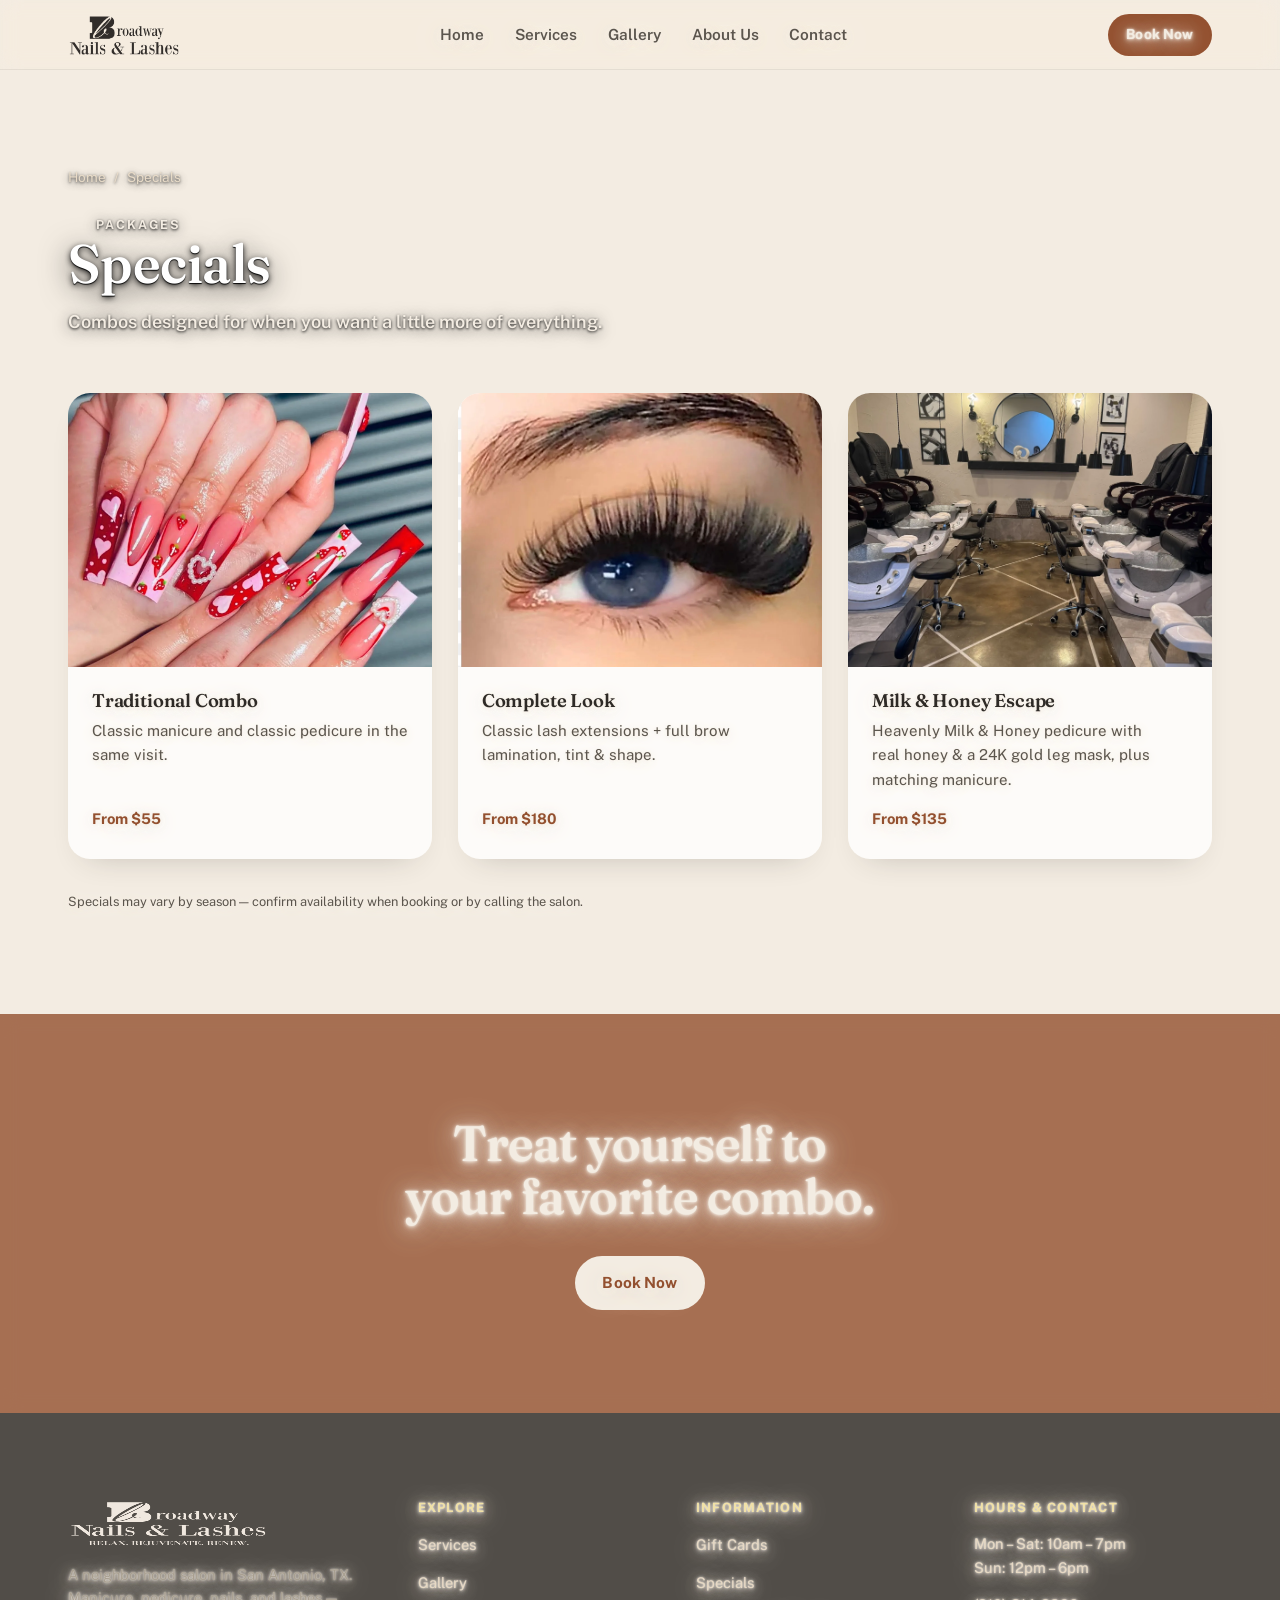
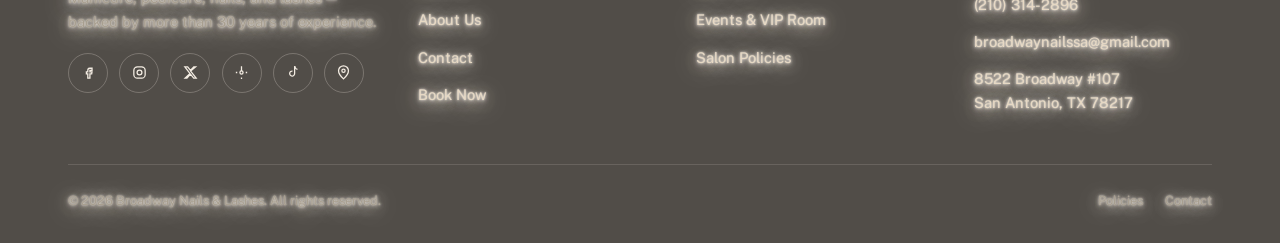
<file: specials.html>
<!doctype html>
<html lang="en">
<head>
<meta charset="UTF-8">
<meta name="viewport" content="width=device-width, initial-scale=1">
<title>Specials — Broadway Nails & Lashes</title>
<meta name="description" content="Promotions and special packages at Broadway Nails & Lashes, San Antonio, TX.">
<link rel="icon" href="favicon.ico" sizes="any">
<link rel="apple-touch-icon" href="assets/img/apple-touch-icon.png">
<link rel="preconnect" href="https://fonts.googleapis.com">
<link rel="preconnect" href="https://fonts.gstatic.com" crossorigin>
<link rel="stylesheet" href="https://fonts.googleapis.com/css2?family=Fraunces:ital,wght@0,400;0,500;0,600;0,700;1,400;1,500;1,600&family=Public+Sans:wght@400;500;600;700&display=swap">
<link rel="stylesheet" href="styles.css?v=20260830a">
<link rel="canonical" href="https://broadwaynailsandlashes.com/specials.html">
<meta name="keywords" content="nail salon specials San Antonio, mani pedi combo deals, nail salon promotions">
<meta name="robots" content="index, follow, max-image-preview:large">
<meta name="theme-color" content="#B4694A">
<meta name="author" content="Broadway Nails & Lashes">

<!-- Open Graph -->
<meta property="og:type" content="website">
<meta property="og:site_name" content="Broadway Nails &amp; Lashes">
<meta property="og:title" content="Specials — Broadway Nails & Lashes">
<meta property="og:description" content="Promotions and special packages at Broadway Nails & Lashes, San Antonio, TX.">
<meta property="og:url" content="https://broadwaynailsandlashes.com/specials.html">
<meta property="og:image" content="https://broadwaynailsandlashes.com/assets/img/nailart-red-heart-coffin.webp">
<meta property="og:image:width" content="1200">
<meta property="og:image:alt" content="Broadway Nails &amp; Lashes — San Antonio, TX">
<meta property="og:locale" content="en_US">

<!-- Twitter Card -->
<meta name="twitter:card" content="summary_large_image">
<meta name="twitter:title" content="Specials — Broadway Nails & Lashes">
<meta name="twitter:description" content="Promotions and special packages at Broadway Nails & Lashes, San Antonio, TX.">
<meta name="twitter:image" content="https://broadwaynailsandlashes.com/assets/img/nailart-red-heart-coffin.webp">
<meta name="twitter:site" content="@broadwaynailssa">

<!-- Google Search Console verification — replace with your real code from search.google.com/search-console -->
<!-- <meta name="google-site-verification" content="REPLACE_WITH_YOUR_GSC_CODE"> -->

<!-- Google Analytics (GA4) — replace G-XXXXXXXXXX with your real Measurement ID -->
<!--
<script async src="https://www.googletagmanager.com/gtag/js?id=G-XXXXXXXXXX"></script>
<script>
  window.dataLayer = window.dataLayer || [];
  function gtag(){dataLayer.push(arguments);}
  gtag('js', new Date());
  gtag('config', 'G-XXXXXXXXXX');
</script>
-->

<script type="application/ld+json">
{
  "@context": "https://schema.org",
  "@type": "NailSalon",
  "@id": "https://broadwaynailsandlashes.com/#business",
  "name": "Broadway Nails & Lashes",
  "alternateName": "Broadway Nails and Lashes",
  "description": "Family-run nail salon in San Antonio, TX offering manicure, pedicure, nail extensions, lash & brow services, waxing, and hair styling. Founded by Linda, with more than 30 years of experience. Winner of BNS Best in Business \u2014 Nail Salon, North San Antonio, 2024 & 2025.",
  "image": [
    "https://broadwaynailsandlashes.com/assets/img/hero-salon-wide.webp",
    "https://broadwaynailsandlashes.com/assets/img/interior-salon-warm.webp"
  ],
  "logo": "https://broadwaynailsandlashes.com/assets/img/logo-full.webp",
  "url": "https://broadwaynailsandlashes.com/",
  "telephone": "+1-210-314-2896",
  "email": "broadwaynailssa@gmail.com",
  "priceRange": "$$",
  "currenciesAccepted": "USD",
  "paymentAccepted": "Cash, Credit Card, Debit Card",
  "address": {
    "@type": "PostalAddress",
    "streetAddress": "8522 Broadway #107",
    "addressLocality": "San Antonio",
    "addressRegion": "TX",
    "postalCode": "78217",
    "addressCountry": "US"
  },
  "geo": {
    "@type": "GeoCoordinates",
    "latitude": 29.5178,
    "longitude": -98.4624
  },
  "hasMap": "https://www.google.com/maps/place/Broadway+Nails+%26+Lashes/@29.5178036,-98.4625501,15z/data=!4m6!3m5!1s0x865cf52f52014299:0xa1b88b4aef656ddc!8m2!3d29.5178036!4d-98.4625501!16s%2Fg%2F11f765j8qv?entry=ttu",
  "openingHoursSpecification": [
    {
      "@type": "OpeningHoursSpecification",
      "dayOfWeek": ["Monday", "Tuesday", "Wednesday", "Thursday", "Friday", "Saturday"],
      "opens": "10:00",
      "closes": "19:00"
    },
    {
      "@type": "OpeningHoursSpecification",
      "dayOfWeek": ["Sunday"],
      "opens": "12:00",
      "closes": "18:00"
    }
  ],
  "sameAs": [
    "https://www.facebook.com/BroadwayNailsAndLashes/",
    "https://www.instagram.com/broadwaynailsandlashes/",
    "https://x.com/broadwaynailssa",
    "https://www.yelp.com/biz/broadway-nails-and-lashes-san-antonio-2",
    "https://www.tiktok.com/@broadway.nailslash"
  ],
  "award": "BNS Best in Business \u2014 Nail Salon, North San Antonio, Texas (2024 & 2025)",
  "founder": {
    "@type": "Person",
    "name": "Linda"
  },
  "areaServed": {
    "@type": "City",
    "name": "San Antonio"
  },
  "hasOfferCatalog": {
    "@type": "OfferCatalog",
    "name": "Services",
    "itemListElement": [
      { "@type": "Offer", "itemOffered": { "@type": "Service", "name": "Manicure" }, "priceRange": "$18\u2013$70" },
      { "@type": "Offer", "itemOffered": { "@type": "Service", "name": "Pedicure" }, "priceRange": "$30\u2013$120" },
      { "@type": "Offer", "itemOffered": { "@type": "Service", "name": "Nail Extensions (Acrylic, Dip, GelX, Builder Gel)" }, "priceRange": "$48\u2013$85" },
      { "@type": "Offer", "itemOffered": { "@type": "Service", "name": "Eyelash Extensions" }, "priceRange": "$65\u2013$160" },
      { "@type": "Offer", "itemOffered": { "@type": "Service", "name": "Brows & Waxing" }, "priceRange": "$8\u2013$110" },
      { "@type": "Offer", "itemOffered": { "@type": "Service", "name": "Hair Styling" }, "priceRange": "$40+" }
    ]
  }
}
</script>
<script type="application/ld+json">
{
  "@context": "https://schema.org",
  "@type": "BreadcrumbList",
  "itemListElement": [
    {
      "@type": "ListItem",
      "position": 1,
      "name": "Home",
      "item": "https://broadwaynailsandlashes.com/"
    },
    {
      "@type": "ListItem",
      "position": 2,
      "name": "Specials",
      "item": "https://broadwaynailsandlashes.com/specials.html"
    }
  ]
}
</script>
</head>
<body>
<a class="skip-link" href="#contenido">Skip to content</a>
<div class="site-video-bg" aria-hidden="true">
  <video autoplay muted loop playsinline webkit-playsinline preload="auto">
    <source src="assets/video/hero-bg-nail-art.mp4" type="video/mp4">
  </video>
</div>

<header class="site-header">
  <div class="container header-inner">
    <a class="brand" href="index.html" aria-label="Broadway Nails & Lashes — home"><img src="assets/img/logo-header.webp" alt="Broadway Nails & Lashes" width="220" height="79"></a>
    <nav class="main-nav" aria-label="Main navigation">
      <ul><li><a href="index.html">Home</a></li><li><a href="servicios.html">Services</a></li><li><a href="galeria.html">Gallery</a></li><li><a href="nosotros.html">About Us</a></li><li><a href="contacto.html">Contact</a></li></ul>
    </nav>
    <div class="header-cta">
      <a class="btn btn-primary btn-sm" href="https://www.fresha.com/a/broadway-nails-and-lashes-san-antonio-8522-broadway-qn6suuja/all-offer?menu=true&amp;pId=954452" target="_blank" rel="noopener"><span class="full">Book Now</span><span class="short">Book</span></a>
      <button class="nav-toggle" aria-label="Open menu" aria-expanded="false"><svg viewBox="0 0 24 24" fill="none" stroke="currentColor" stroke-width="1.8"><path d="M3 6h18M3 12h18M3 18h18"/></svg></button>
    </div>
  </div>
</header>
<div class="mobile-nav">
  <nav aria-label="Mobile navigation">
    <ul><li><a href="index.html">Home</a></li><li><a href="servicios.html">Services</a></li><li><a href="galeria.html">Gallery</a></li><li><a href="nosotros.html">About Us</a></li><li><a href="contacto.html">Contact</a></li></ul>
    <div class="header-cta"><a class="btn btn-primary" href="https://www.fresha.com/a/broadway-nails-and-lashes-san-antonio-8522-broadway-qn6suuja/all-offer?menu=true&amp;pId=954452" target="_blank" rel="noopener">Book Now</a></div>
  </nav>
</div>

<main id="contenido">
  <section class="section" style="padding-top:clamp(3.5rem,8vw,6rem);">
    <div class="container">
      <div class="section-head reveal">
        <div class="breadcrumb"><a href="index.html">Home</a><span>/</span><span>Specials</span></div>
        <span class="eyebrow">Packages</span>
        <h1 class="h1" style="font-size:clamp(2.2rem,4.6vw,3.4rem);">Specials</h1>
        <p class="body-l" style="margin-top:.8rem;">Combos designed for when you want a little more of everything.</p>
      </div>
      <div class="services-grid reveal-stagger" style="grid-template-columns:repeat(auto-fit,minmax(260px,1fr));">
        <div class="service-card">
          <div class="service-card__media"><img src="assets/img/nailart-red-heart-coffin.webp" alt="Manicure and pedicure combined" loading="lazy"></div>
          <div class="service-card__body">
            <h3 class="h3" style="font-size:1.15rem;">Traditional Combo</h3>
            <p class="service-card__desc">Classic manicure and classic pedicure in the same visit.</p>
            <span class="service-card__price">From $55</span>
          </div>
        </div>
        <div class="service-card">
          <div class="service-card__media"><img src="assets/img/lash-closeup.webp" alt="Lash extensions and brow lamination" loading="lazy"></div>
          <div class="service-card__body">
            <h3 class="h3" style="font-size:1.15rem;">Complete Look</h3>
            <p class="service-card__desc">Classic lash extensions + full brow lamination, tint &amp; shape.</p>
            <span class="service-card__price">From $180</span>
          </div>
        </div>
        <div class="service-card">
          <div class="service-card__media"><img src="assets/img/pedicure-area-2.webp" alt="Spa afternoon" loading="lazy"></div>
          <div class="service-card__body">
            <h3 class="h3" style="font-size:1.15rem;">Milk &amp; Honey Escape</h3>
            <p class="service-card__desc">Heavenly Milk &amp; Honey pedicure with real honey &amp; a 24K gold leg mask, plus matching manicure.</p>
            <span class="service-card__price">From $135</span>
          </div>
        </div>
      </div>
      <p class="field-note" style="margin-top:2rem;">Specials may vary by season — confirm availability when booking or by calling the salon.</p>
    </div>
  </section>

  <section class="section section--terracota cta-final">
    <div class="container reveal">
      <h2 class="h2">Treat yourself to your favorite combo.</h2>
      <div class="cta-final__actions">
        <a class="btn" href="https://www.fresha.com/a/broadway-nails-and-lashes-san-antonio-8522-broadway-qn6suuja/all-offer?menu=true&amp;pId=954452" target="_blank" rel="noopener" style="background:var(--crema); color:var(--terracota-dark);">Book Now</a>
      </div>
    </div>
  </section>
</main>

<footer class="site-footer">
  <div class="container">
    <div class="footer-top">
      <div class="footer-brand">
        <img src="assets/img/logo-full-cream.webp" alt="Broadway Nails & Lashes" width="200" height="93">
        <p>A neighborhood salon in San Antonio, TX. Manicure, pedicure, nails, and lashes — backed by more than 30 years of experience.</p>
        <div class="social-row social-row--dark" style="margin-top:1.2rem;">
          <a href="https://www.facebook.com/BroadwayNailsAndLashes/" target="_blank" rel="noopener" aria-label="Facebook"><svg viewBox="0 0 24 24" fill="none" stroke="currentColor" stroke-width="1.8"><path d="M14 9h3V6h-3c-1.7 0-3 1.3-3 3v2H9v3h2v6h3v-6h2.5l.5-3H14V9z"/></svg></a>
          <a href="https://www.instagram.com/broadwaynailsandlashes/" target="_blank" rel="noopener" aria-label="Instagram"><svg viewBox="0 0 24 24" fill="none" stroke="currentColor" stroke-width="1.8"><rect x="4" y="4" width="16" height="16" rx="5"/><circle cx="12" cy="12" r="3.4"/></svg></a>
          <a href="https://x.com/broadwaynailssa" target="_blank" rel="noopener" aria-label="Twitter / X"><svg viewBox="0 0 24 24" fill="none" stroke="currentColor" stroke-width="1.8"><path d="M4 4l7.4 9.5L4.4 20H7l5-5.6L16.5 20H20l-7.8-10L19.2 4H16.6l-4.6 5.1L8 4H4z"/></svg></a>
          <a href="https://www.yelp.com/biz/broadway-nails-and-lashes-san-antonio-2" target="_blank" rel="noopener" aria-label="Yelp"><svg viewBox="0 0 24 24" fill="none" stroke="currentColor" stroke-width="1.8"><circle cx="12" cy="12" r="2.2"/><path d="M12 3v7M12 21v-2M6 12H4M20 12h-2"/></svg></a>
          <a href="https://www.tiktok.com/@broadway.nailslash" target="_blank" rel="noopener" aria-label="TikTok"><svg viewBox="0 0 24 24" fill="none" stroke="currentColor" stroke-width="1.8"><path d="M15 3v10.5a3.5 3.5 0 11-3-3.46"/><path d="M15 3c.3 2.4 2 4.2 4 4.5"/></svg></a>
          <a href="https://www.google.com/maps/place/Broadway+Nails+%26+Lashes/@29.5178036,-98.4625501,15z/data=!4m6!3m5!1s0x865cf52f52014299:0xa1b88b4aef656ddc!8m2!3d29.5178036!4d-98.4625501!16s%2Fg%2F11f765j8qv?entry=ttu" target="_blank" rel="noopener" aria-label="Google Maps"><svg viewBox="0 0 24 24" fill="none" stroke="currentColor" stroke-width="1.8"><path d="M12 21s7-6.3 7-11.5A7 7 0 105 9.5C5 14.7 12 21 12 21z"/><circle cx="12" cy="9.5" r="2.3"/></svg></a>
        </div>
      </div>
      <div class="footer-col"><h4>Explore</h4><ul><li><a href="servicios.html">Services</a></li><li><a href="galeria.html">Gallery</a></li><li><a href="nosotros.html">About Us</a></li><li><a href="contacto.html">Contact</a></li><li><a href="https://www.fresha.com/a/broadway-nails-and-lashes-san-antonio-8522-broadway-qn6suuja/all-offer?menu=true&amp;pId=954452" target="_blank" rel="noopener">Book Now</a></li></ul></div>
      <div class="footer-col"><h4>Information</h4><ul><li><a href="gift-card.html">Gift Cards</a></li><li><a href="specials.html">Specials</a></li><li><a href="events.html">Events &amp; VIP Room</a></li><li><a href="policies.html">Salon Policies</a></li></ul></div>
      <div class="footer-col"><h4>Hours &amp; Contact</h4><ul><li><p>Mon – Sat: 10am – 7pm<br>Sun: 12pm – 6pm</p></li><li><a href="tel:+12103142896">(210) 314-2896</a></li><li><a href="mailto:broadwaynailssa@gmail.com">broadwaynailssa@gmail.com</a></li><li><p>8522 Broadway #107<br>San Antonio, TX 78217</p></li></ul></div>
    </div>
    <div class="footer-bottom"><p>© 2026 Broadway Nails &amp; Lashes. All rights reserved.</p><div class="footer-bottom-links"><a href="policies.html">Policies</a><a href="contacto.html">Contact</a></div></div>
  </div>
</footer>
<script defer src="lib/manifest.js"></script>
<script defer src="main.js?v=20260830a"></script>
</body>
</html>
</file>
<file: styles.css>
/* =============================================================
   BROADWAY NAILS & LASHES — Sistema de diseño
   Concepto: "tu pausa, en Broadway" — barrio, cálido, familiar.
   Paleta: Terracota / Crema / Salvia / Carbón / Oro (exclusivo premio)
   ============================================================= */

/* =============================================================
   1. Tokens
   ============================================================= */
:root {
  /* --- Color de marca (del brief, no negociable) --- */
  --terracota:       #B4694A;
  --terracota-dark:  #93502F;
  --terracota-deep:  #7C4225; /* fondos sólidos con texto crema — cumple WCAG AA 4.5:1 */
  --terracota-light: #E3B49F;
  --terracota-wash:  #F5E4DA;

  --crema:      #F3ECE2;
  --crema-dark: #E7D9C4;
  --crema-deep: #DCCBAF;

  --salvia:       #7A8B6F;
  --salvia-dark:  #5B6A52;
  --salvia-light: #CBD5C0;
  --salvia-wash:  #E8ECE2;

  --carbon:      #2E2A26;
  --carbon-soft: #5B554D;
  --carbon-faint:#A89F90; /* ajustado para 4.5:1 sobre --carbon (WCAG AA) */

  --oro:       #C9A227;  /* EXCLUSIVO: badge premio 2024/2025 */
  --oro-light: #F1E1A6;
  --oro-deep:  #8C6E16;

  --white: #FFFFFF;

  /* --- Semántica --- */
  --bg:          var(--crema);
  --bg-alt:      var(--crema-dark);
  --text:        var(--carbon);
  --text-soft:   var(--carbon-soft);
  --accent:      var(--terracota);
  --accent-2:    var(--salvia);

  /* --- Tipografía --- */
  --display: "Fraunces", "Iowan Old Style", Georgia, serif;
  --sans: "Public Sans", -apple-system, BlinkMacSystemFont, "Segoe UI", sans-serif;

  /* --- Forma --- */
  --radius-s: 12px;
  --radius-m: 22px;
  --radius-l: 36px;
  --radius-pill: 999px;

  /* --- Sombra --- */
  --shadow-soft: 0 24px 60px -34px rgba(46, 42, 38, .38);
  --shadow-card: 0 14px 32px -20px rgba(46, 42, 38, .30);
  --shadow-lift: 0 30px 70px -28px rgba(147, 80, 47, .35);

  /* --- Ritmo --- */
  --gutter: clamp(1.25rem, 4vw, 3rem);
  --section-pad: clamp(3.5rem, 8vw, 7.5rem);
  --container: 1240px;
  --container-narrow: 800px;

  /* --- Movimiento --- */
  --ease-out:  cubic-bezier(0.16, 1, 0.3, 1);
  --ease-soft: cubic-bezier(0.25, 0.46, 0.45, 0.94);
  --dur: .5s;
}

/* =============================================================
   2. Reset & base
   ============================================================= */
*, *::before, *::after { box-sizing: border-box; margin: 0; }
html {
  -webkit-text-size-adjust: 100%;
  tab-size: 2;
  overflow-x: clip;
  scroll-behavior: smooth;
  scroll-padding-top: 96px;
}
@media (prefers-reduced-motion: reduce) { html { scroll-behavior: auto; } }

body {
  background: var(--bg);
  color: var(--text);
  font-family: var(--sans);
  font-size: 16px;
  line-height: 1.65;
  -webkit-font-smoothing: antialiased;
  text-rendering: optimizeLegibility;
  overflow-x: clip;
  overscroll-behavior-y: none;
  /* Halo claro para que el texto siga leyéndose bien sobre el video de fondo,
     sin necesitar un velo pesado que le quite nitidez al video. Inofensivo
     sobre tarjetas/botones opacos — ahí es casi imperceptible. */
  text-shadow: 0 0 2px rgba(243,236,226,1), 0 1px 4px rgba(243,236,226,.98), 0 2px 14px rgba(243,236,226,.95), 0 4px 32px rgba(243,236,226,.9);
}

img, svg, video { display: block; max-width: 100%; }
img { height: auto; }
button { font: inherit; color: inherit; cursor: pointer; border: 0; background: none; }
a { color: inherit; text-decoration: none; }
ul, ol { list-style: none; padding: 0; }
p { text-wrap: pretty; }
h1, h2, h3, h4 { text-wrap: balance; line-height: 1.08; font-family: var(--display); font-weight: 600; color: var(--carbon); letter-spacing: -0.01em; }
input, textarea, select { font: inherit; color: inherit; }

::selection { background: var(--terracota-light); color: var(--carbon); }

:focus-visible {
  outline: 2px solid var(--terracota);
  outline-offset: 3px;
  border-radius: 4px;
}

/* =============================================================
   3. Utilidades
   ============================================================= */
.skip-link {
  position: fixed; top: -100px; left: 1rem;
  padding: .7rem 1.2rem; background: var(--carbon); color: var(--crema);
  z-index: 9999; border-radius: var(--radius-s); font-weight: 600;
  transition: top .3s var(--ease-out);
}
.skip-link:focus { top: 1rem; }

/* Fondo de video fijo para todo el sitio: queda detrás de cada página mientras
   el contenido se desplaza encima (las secciones sin fondo propio lo dejan ver). */
.site-video-bg {
  position: fixed; inset: 0; z-index: -1;
  overflow: hidden; background: var(--crema); pointer-events: none;
}
.site-video-bg video { width: 100%; height: 100%; object-fit: cover; object-position: center 42%; }
.site-video-bg::before {
  content: ""; position: absolute; inset: 0;
  background: linear-gradient(to bottom, rgba(243,236,226,.3), rgba(243,236,226,.12) 30%, rgba(243,236,226,.16) 70%, rgba(243,236,226,.34));
}
@media (prefers-reduced-motion: reduce) {
  .site-video-bg video { display: none; }
  .site-video-bg { background: var(--crema); }
}

.container { width: 100%; max-width: var(--container); margin-inline: auto; padding-inline: var(--gutter); }
.container-narrow { width: 100%; max-width: var(--container-narrow); margin-inline: auto; padding-inline: var(--gutter); }

.sr-only {
  position: absolute; width: 1px; height: 1px; padding: 0; margin: -1px;
  overflow: hidden; clip: rect(0,0,0,0); white-space: nowrap; border: 0;
}

.eyebrow {
  display: inline-flex; align-items: center; gap: .5em;
  font-family: var(--sans); font-weight: 700; font-size: .78rem;
  letter-spacing: .16em; text-transform: uppercase; color: var(--terracota-dark);
}
.eyebrow::before {
  content: ""; width: 22px; height: 1.5px; background: currentColor; border-radius: 2px;
}

.section { padding-block: var(--section-pad); position: relative; }
.section--alt { background: rgba(231,217,196,.16); }
.section--carbon { background: rgba(46,42,38,.82); backdrop-filter: blur(10px); -webkit-backdrop-filter: blur(10px); color: var(--crema); }
.section--carbon h1, .section--carbon h2, .section--carbon h3 { color: var(--crema); }
.section--terracota { background: rgba(147,80,47,.8); backdrop-filter: blur(10px); -webkit-backdrop-filter: blur(10px); color: var(--crema); }
.section--terracota h1, .section--terracota h2, .section--terracota h3 { color: var(--crema); }

.section-head { max-width: 640px; margin-bottom: clamp(2rem, 5vw, 3.5rem); }
.section-head--center { max-width: 640px; margin-inline: auto; text-align: center; }
/* Texto que se apoya directo sobre el video: blanco/crema con sombra oscura,
   para que se despegue tanto en las partes claras como oscuras del video. */
.section-head .eyebrow, .section-head--center .eyebrow {
  color: var(--crema); text-shadow: 0 1px 3px rgba(0,0,0,.9), 0 2px 14px rgba(0,0,0,.75);
}
.section-head h1, .section-head h2, .section-head h3, .section-head h4,
.section-head--center h1, .section-head--center h2, .section-head--center h3, .section-head--center h4 {
  color: var(--white); text-shadow: 0 2px 6px rgba(0,0,0,.9), 0 6px 30px rgba(0,0,0,.75), 0 1px 1px rgba(0,0,0,.95);
}
.section-head p, .section-head--center p {
  color: var(--crema); text-shadow: 0 1px 3px rgba(0,0,0,.9), 0 2px 16px rgba(0,0,0,.75);
}

/* =============================================================
   4. Tipografía
   ============================================================= */
.h1 { font-size: clamp(2.6rem, 5.4vw, 4.6rem); }
.h2 { font-size: clamp(2rem, 4vw, 3.1rem); }
.h3 { font-size: clamp(1.4rem, 2.4vw, 1.9rem); }
.lede {
  font-family: var(--display); font-weight: 500; font-style: italic;
  font-size: clamp(1.15rem, 2vw, 1.5rem); color: var(--carbon); line-height: 1.5;
}
.body-l { font-size: 1.125rem; line-height: 1.7; color: var(--carbon); font-weight: 600; }

/* =============================================================
   5. Componentes
   ============================================================= */

/* --- Botones --- */
.btn {
  display: inline-flex; align-items: center; justify-content: center; gap: .55em;
  padding: .95em 1.8em; border-radius: var(--radius-pill);
  font-weight: 700; font-size: .96rem; letter-spacing: .01em;
  transition: transform .35s var(--ease-out), box-shadow .35s var(--ease-out), background-color .35s var(--ease-out), color .35s var(--ease-out);
  white-space: nowrap;
}
.btn-primary {
  background: var(--terracota-dark); color: var(--crema);
  box-shadow: var(--shadow-lift);
}
.btn-primary:hover { background: var(--terracota-deep); transform: translateY(-2px); }
.btn-secondary {
  background: transparent; color: var(--carbon);
  border: 1.5px solid var(--carbon);
}
.btn-secondary:hover { background: var(--carbon); color: var(--crema); transform: translateY(-2px); }
.btn-on-dark { border-color: var(--crema); color: var(--crema); }
.btn-on-dark:hover { background: var(--crema); color: var(--carbon); }
.btn-ghost { color: var(--terracota-dark); font-weight: 700; }
.btn-ghost::after { content: "→"; margin-left: .5em; display: inline-block; transition: transform .35s var(--ease-out); }
.btn-ghost:hover::after { transform: translateX(4px); }
.btn-sm { padding: .7em 1.3em; font-size: .86rem; }

/* --- Header / Nav --- */
.site-header {
  position: sticky; top: 0; z-index: 100;
  background: rgba(243, 236, 226, .38);
  backdrop-filter: blur(10px) saturate(140%);
  -webkit-backdrop-filter: blur(10px) saturate(140%);
  border-bottom: 1px solid rgba(46,42,38,.08);
  transition: box-shadow .4s var(--ease-out);
}
.site-header.is-scrolled { box-shadow: 0 10px 30px -22px rgba(46,42,38,.4); }
.header-inner {
  display: flex; align-items: center; justify-content: space-between;
  gap: 1.5rem; padding-block: .85rem;
}
.brand { display: flex; align-items: center; }
.brand img { height: 40px; width: auto; }
.brand-tagline { display: none; }

.main-nav { display: none; }
.main-nav ul { display: flex; align-items: center; gap: clamp(1.2rem, 2.4vw, 2.2rem); }
.main-nav a {
  font-weight: 600; font-size: .96rem; color: var(--carbon-soft);
  position: relative; padding-block: .3rem;
  transition: color .3s var(--ease-out);
}
.main-nav a::after {
  content: ""; position: absolute; left: 0; right: 0; bottom: -2px; height: 2px;
  background: var(--terracota); transform: scaleX(0); transform-origin: right;
  transition: transform .35s var(--ease-out);
}
.main-nav a:hover, .main-nav a[aria-current="page"] { color: var(--carbon); }
.main-nav a:hover::after, .main-nav a[aria-current="page"]::after { transform: scaleX(1); transform-origin: left; }

.header-cta { display: flex; align-items: center; gap: .6rem; }
.header-cta .btn { padding-inline: 1.35em; }
.header-cta .btn span.full { display: none; }

.nav-toggle {
  display: inline-flex; align-items: center; justify-content: center;
  width: 42px; height: 42px; border-radius: var(--radius-pill);
  border: 1.5px solid rgba(46,42,38,.18);
}
.nav-toggle svg { width: 20px; height: 20px; }

.mobile-nav {
  display: none; position: fixed; inset: 0; z-index: 99;
  background: var(--crema); padding: 6.5rem 1.5rem 2rem;
  overflow-y: auto;
}
.mobile-nav.is-open { display: block; }
.mobile-nav ul { display: flex; flex-direction: column; gap: 0; }
.mobile-nav a {
  display: block; padding: 1.1rem 0; font-family: var(--display); font-size: 1.6rem;
  font-weight: 600; border-bottom: 1px solid rgba(46,42,38,.1);
}
.mobile-nav .header-cta { margin-top: 2rem; }
.mobile-nav .header-cta .btn { width: 100%; }

/* --- Badge de premio (Oro exclusivo) --- */
.award-strip {
  background: var(--carbon); color: var(--crema-dark);
  font-size: .82rem; letter-spacing: .04em;
}
.award-strip .container { display: flex; align-items: center; justify-content: center; gap: .6rem; padding-block: .55rem; text-align: center; }
.award-strip strong { color: var(--oro-light); font-weight: 700; }

.badge-award {
  display: inline-flex; align-items: center; gap: .7rem;
  padding: .6rem 1.1rem .6rem .7rem;
  background: var(--crema);
  border: 1.5px solid var(--oro);
  border-radius: var(--radius-pill);
  box-shadow: var(--shadow-card);
}
.badge-award .badge-icon {
  display: inline-flex; align-items: center; justify-content: center;
  width: 34px; height: 34px; border-radius: 50%;
  background: var(--oro); color: var(--carbon); flex-shrink: 0;
}
.badge-award .badge-icon svg { width: 18px; height: 18px; }
.badge-award-text { display: flex; flex-direction: column; line-height: 1.2; }
.badge-award-text strong { font-family: var(--display); font-size: .95rem; font-weight: 700; color: var(--carbon); }
.badge-award-text span { font-size: .74rem; color: var(--text-soft); letter-spacing: .02em; }

.badge-award--lg { padding: 1rem 1.6rem 1rem 1rem; gap: 1rem; }
.badge-award--lg .badge-icon { width: 56px; height: 56px; }
.badge-award--lg .badge-icon svg { width: 28px; height: 28px; }
.badge-award--lg .badge-award-text strong { font-size: 1.2rem; }
.badge-award--lg .badge-award-text span { font-size: .84rem; }

/* --- Insignias reales (BNS Best in Business) --- */
.badge-icon--photo { background: none; }
.badge-icon--photo img { width: 100%; height: 100%; border-radius: 50%; object-fit: cover; }

.award-badges { display: flex; align-items: center; justify-content: center; gap: clamp(1.4rem, 4vw, 2.4rem); flex-wrap: wrap; }
.award-badges img {
  width: 140px; height: 140px; cursor: pointer;
  filter: drop-shadow(0 12px 22px rgba(46,42,38,.28));
  transition: transform .45s var(--ease-out), filter .45s var(--ease-out);
}
.award-badges img:hover, .award-badges img:focus-visible {
  transform: scale(1.18) translateY(-4px);
  filter: drop-shadow(0 22px 34px rgba(46,42,38,.38));
}
@media (min-width: 540px) { .award-badges img { width: 170px; height: 170px; } }
@media (min-width: 960px) { .award-badges img { width: 200px; height: 200px; } }

.award-proof { display: flex; align-items: center; justify-content: center; gap: 2rem; flex-wrap: wrap; }
.award-proof__plaque {
  width: 190px; border-radius: var(--radius-s); box-shadow: var(--shadow-card); cursor: pointer;
  transition: transform .45s var(--ease-out), box-shadow .45s var(--ease-out);
}
.award-proof__plaque:hover, .award-proof__plaque:focus-visible {
  transform: scale(1.1) translateY(-4px);
  box-shadow: var(--shadow-soft);
}
@media (min-width: 720px) { .award-proof__plaque { width: 250px; } }

/* --- Tarjeta genérica --- */
.card {
  background: rgba(255,255,255,.78); backdrop-filter: blur(10px); -webkit-backdrop-filter: blur(10px);
  border-radius: var(--radius-m);
  box-shadow: var(--shadow-card);
  overflow: hidden;
  transition: transform .45s var(--ease-out), box-shadow .45s var(--ease-out);
}
.card:hover { transform: translateY(-6px); box-shadow: var(--shadow-soft); }

/* --- Servicio card --- */
.service-card {
  display: flex; flex-direction: column; height: 100%;
  background: rgba(255,255,255,.78); backdrop-filter: blur(10px); -webkit-backdrop-filter: blur(10px);
  border-radius: var(--radius-m);
  overflow: hidden; box-shadow: var(--shadow-card);
  transition: transform .45s var(--ease-out), box-shadow .45s var(--ease-out);
}
.service-card:hover { transform: translateY(-6px); box-shadow: var(--shadow-soft); }
.service-card__media { aspect-ratio: 4/3; overflow: hidden; background: var(--salvia-wash); }
.service-card__media img { width: 100%; height: 100%; object-fit: cover; transition: transform .8s var(--ease-out); }
.service-card:hover .service-card__media img { transform: scale(1.06); }
.service-card__media--icon { display: flex; align-items: center; justify-content: center; }
.service-card__media--icon svg { width: 44%; height: 44%; color: var(--salvia-dark); }
.service-card__body { padding: 1.5rem 1.5rem 1.7rem; display: flex; flex-direction: column; gap: .5rem; flex: 1; }
.service-card__price { font-family: var(--sans); font-weight: 700; color: var(--terracota-dark); font-size: .92rem; margin-top: auto; padding-top: .4rem; }
.service-card__desc { color: var(--text-soft); font-size: .94rem; }

/* --- Cita de Linda (elemento firma recurrente) --- */
.linda-quote {
  display: grid; gap: clamp(1.5rem, 4vw, 3rem);
  align-items: center;
  background: rgba(232,236,226,.72); backdrop-filter: blur(12px); -webkit-backdrop-filter: blur(12px);
  border-radius: var(--radius-l);
  padding: clamp(1.75rem, 4vw, 3.25rem);
  position: relative;
  overflow: hidden;
}
.linda-quote__sprig {
  position: absolute; top: 0; right: 0; width: 160px; height: 160px;
  color: var(--salvia); opacity: .35; transform: translate(20%, -20%);
  pointer-events: none;
}
.linda-quote__media { border-radius: var(--radius-m); overflow: hidden; aspect-ratio: 4/5; }
.linda-quote__media img { width: 100%; height: 100%; object-fit: cover; }
.linda-quote__mark { font-family: var(--display); font-size: 3.2rem; color: var(--terracota); line-height: 1; opacity: .55; }
.linda-quote__text { font-family: var(--display); font-style: italic; font-weight: 500; font-size: clamp(1.25rem, 2.6vw, 1.9rem); color: var(--carbon); line-height: 1.4; }
.linda-quote__attr { margin-top: 1.1rem; display: flex; align-items: center; gap: .7rem; }
.linda-quote__attr strong { font-family: var(--sans); font-weight: 700; font-size: .95rem; }
.linda-quote__attr span { font-size: .84rem; color: var(--text-soft); }
.linda-quote--compact { grid-template-columns: 1fr; padding: clamp(1.5rem, 4vw, 2.25rem); }
.linda-quote--compact .linda-quote__text { font-size: clamp(1.1rem, 2vw, 1.35rem); }

@media (min-width: 720px) {
  .linda-quote { grid-template-columns: 0.8fr 1.2fr; }
}

/* --- Sprig ilustración botánica inline (usada suelta) --- */
.sprig { color: var(--salvia); }

/* --- Marquee (franja de scroll continuo) --- */
.marquee {
  overflow: hidden;
  position: relative;
  -webkit-mask-image: linear-gradient(90deg, transparent, black 6%, black 94%, transparent);
  mask-image: linear-gradient(90deg, transparent, black 6%, black 94%, transparent);
}
.marquee__track {
  display: flex; gap: 1rem; width: max-content;
  animation: marquee-scroll 38s linear infinite;
}
.marquee:hover .marquee__track,
.marquee:focus-within .marquee__track { animation-play-state: paused; }
.marquee__item {
  flex: 0 0 auto; width: 190px; height: 250px;
  border-radius: var(--radius-m); overflow: hidden; box-shadow: var(--shadow-card);
}
.marquee__item img { width: 100%; height: 100%; object-fit: cover; }
@keyframes marquee-scroll {
  from { transform: translateX(0); }
  to { transform: translateX(-50%); }
}
@media (min-width: 720px) {
  .marquee__item { width: 240px; height: 310px; }
}
@media (prefers-reduced-motion: reduce) {
  .marquee__track { animation-play-state: paused; }
}

/* --- Galería --- */
.gallery-grid {
  display: grid; gap: clamp(.6rem, 1.6vw, 1.1rem);
  grid-template-columns: repeat(2, 1fr);
}
.gallery-grid a { display: block; border-radius: var(--radius-m); overflow: hidden; position: relative; box-shadow: var(--shadow-card); }
.gallery-grid img { width: 100%; height: 100%; object-fit: cover; aspect-ratio: 1/1; transition: transform .7s var(--ease-out); }
.gallery-grid a:hover img { transform: scale(1.08); }
.gallery-grid a::after {
  content: ""; position: absolute; inset: 0; background: linear-gradient(180deg, transparent 60%, rgba(46,42,38,.45));
  opacity: 0; transition: opacity .4s var(--ease-out);
}
.gallery-grid a:hover::after { opacity: 1; }
.gallery-grid .tall { grid-row: span 2; }
.gallery-grid .tall img { aspect-ratio: 1/2.15; }

@media (min-width: 720px) {
  .gallery-grid { grid-template-columns: repeat(4, 1fr); }
}

.gallery-grid [hidden] { display: none; }

/* --- Filtro de galería por categoría --- */
.gallery-filter-menu {
  display: grid; grid-template-columns: repeat(2, 1fr); gap: .9rem;
}
@media (min-width: 720px) { .gallery-filter-menu { grid-template-columns: repeat(5, 1fr); gap: 1.1rem; } }

.gallery-filter {
  display: flex; flex-direction: column; align-items: center; gap: .7rem;
  padding: .9rem .7rem 1.1rem; border-radius: var(--radius-m);
  background: rgba(255,255,255,.78); backdrop-filter: blur(10px); -webkit-backdrop-filter: blur(10px);
  box-shadow: var(--shadow-card);
  border: 2px solid transparent;
  transition: transform .35s var(--ease-out), box-shadow .35s var(--ease-out), border-color .35s var(--ease-out);
  text-align: center;
}
.gallery-filter:hover { transform: translateY(-4px); box-shadow: var(--shadow-soft); }
.gallery-filter[aria-selected="true"] { border-color: var(--terracota); }
.gallery-filter__thumb {
  width: 100%; aspect-ratio: 1/1; border-radius: var(--radius-s); overflow: hidden; background: var(--salvia-wash);
}
.gallery-filter__thumb img { width: 100%; height: 100%; object-fit: cover; }
.gallery-filter__thumb--icon { display: flex; align-items: center; justify-content: center; }
.gallery-filter__thumb--icon svg { width: 40%; height: 40%; color: var(--salvia-dark); }
.gallery-filter__thumb--photo svg { width: 100%; height: 100%; }
.gallery-filter span.gallery-filter__label { font-weight: 700; font-size: .84rem; line-height: 1.25; color: var(--carbon); }

.gallery-empty {
  grid-column: 1 / -1; text-align: center; padding: 3rem 1.5rem;
  background: rgba(255,255,255,.78); backdrop-filter: blur(10px); -webkit-backdrop-filter: blur(10px);
  border-radius: var(--radius-m); box-shadow: var(--shadow-card);
  color: var(--text-soft);
}

/* --- Reseñas --- */
.review-card {
  background: rgba(255,255,255,.78); backdrop-filter: blur(10px); -webkit-backdrop-filter: blur(10px);
  border-radius: var(--radius-m); padding: 1.8rem;
  box-shadow: var(--shadow-card); height: 100%;
  display: flex; flex-direction: column; gap: 1rem;
}
.review-card__stars { color: var(--oro); display: flex; gap: .15rem; }
.review-card__stars svg { width: 16px; height: 16px; }
.review-card__text { color: var(--text-soft); font-size: .96rem; line-height: 1.6; }
.review-card__name { font-weight: 700; font-size: .92rem; }
.review-card__source { color: var(--terracota-dark); font-size: .8rem; font-weight: 600; }

/* --- Formulario de contacto --- */
.form-grid { display: grid; gap: 1.1rem; }
@media (min-width: 720px) { .form-grid.cols-2 { grid-template-columns: 1fr 1fr; } }
.field { display: flex; flex-direction: column; gap: .5rem; }
.field label { font-weight: 700; font-size: .86rem; color: var(--carbon); }
.field input, .field select, .field textarea {
  background: rgba(255,255,255,.82); backdrop-filter: blur(8px); -webkit-backdrop-filter: blur(8px);
  border: 1.5px solid var(--crema-deep);
  border-radius: var(--radius-s); padding: .9em 1.05em; font-size: .96rem;
  transition: border-color .3s var(--ease-out), box-shadow .3s var(--ease-out);
}
.field input:focus, .field select:focus, .field textarea:focus {
  border-color: var(--terracota); outline: none;
  box-shadow: 0 0 0 4px var(--terracota-wash);
}
.field textarea { resize: vertical; min-height: 130px; }
.field-note { font-size: .8rem; color: var(--text-soft); }
.form-status { display: none; padding: 1rem 1.2rem; border-radius: var(--radius-s); font-weight: 600; font-size: .9rem; }
.form-status.is-visible { display: block; }
.form-status--ok { background: var(--salvia-wash); color: var(--salvia-dark); }
.form-status--err { background: var(--terracota-wash); color: var(--terracota-dark); }

/* --- Formulario: tarjeta de éxito superpuesta --- */
.contact-form-wrap { position: relative; }
.form-success {
  text-align: center; padding: clamp(3rem, 8vw, 5rem) 1.5rem;
  background: rgba(255,255,255,.82); backdrop-filter: blur(10px); -webkit-backdrop-filter: blur(10px);
  border-radius: var(--radius-m); box-shadow: var(--shadow-card);
}
.form-success__icon {
  width: 60px; height: 60px; border-radius: 50%;
  background: var(--salvia-wash); color: var(--salvia-dark);
  display: flex; align-items: center; justify-content: center;
  margin: 0 auto 1.3rem;
}
.form-success__icon svg { width: 28px; height: 28px; }
.form-success h3 { font-size: clamp(1.3rem, 2.6vw, 1.7rem); margin-bottom: .5rem; }
.form-success p { color: var(--text-soft); }

/* --- Info tarjetas (horario / dirección / tel) --- */
.info-card {
  display: flex; gap: 1rem; align-items: flex-start;
  background: rgba(255,255,255,.78); backdrop-filter: blur(10px); -webkit-backdrop-filter: blur(10px);
  border-radius: var(--radius-m);
  padding: 1.4rem 1.5rem; box-shadow: var(--shadow-card);
}
.info-card svg { width: 22px; height: 22px; color: var(--terracota); flex-shrink: 0; margin-top: .15rem; }
.info-card h3 { font-size: 1.02rem; margin-bottom: .3rem; }
.info-card p { color: var(--text-soft); font-size: .92rem; line-height: 1.55; }
.info-card a:hover { color: var(--terracota-dark); }

/* --- Redes sociales --- */
.social-row { display: flex; gap: .7rem; flex-wrap: wrap; }
.social-row a {
  display: inline-flex; align-items: center; justify-content: center;
  width: 40px; height: 40px; border-radius: 50%;
  border: 1.5px solid rgba(46,42,38,.16);
  transition: background-color .3s var(--ease-out), border-color .3s var(--ease-out), transform .3s var(--ease-out), color .3s var(--ease-out);
}
.social-row a svg { width: 17px; height: 17px; }
.social-row a:hover { background: var(--terracota); border-color: var(--terracota); color: var(--crema); transform: translateY(-3px); }
.social-row--dark a { border-color: rgba(243,236,226,.25); color: var(--crema); }
.social-row--dark a:hover { background: var(--terracota); border-color: var(--terracota); }

/* --- Breadcrumb / page hero (páginas internas) --- */
.page-hero {
  position: relative; padding-block: clamp(4.5rem, 12vw, 8rem) clamp(3rem, 7vw, 5rem);
  overflow: hidden;
}
/* Foto propia de cada página interna desactivada en esta versión: el video de
   fondo del sitio se deja ver también aquí. */
.page-hero__bg { display: none; }
.page-hero__content { position: relative; z-index: 1; max-width: 720px; }
.page-hero__content .eyebrow { color: var(--crema); text-shadow: 0 1px 3px rgba(0,0,0,.9), 0 2px 14px rgba(0,0,0,.75); }
.page-hero__content h1 { color: var(--white); text-shadow: 0 2px 6px rgba(0,0,0,.9), 0 6px 30px rgba(0,0,0,.75), 0 1px 1px rgba(0,0,0,.95); }
.page-hero__content p { color: var(--crema); text-shadow: 0 1px 3px rgba(0,0,0,.9), 0 2px 16px rgba(0,0,0,.75); }
.breadcrumb { display: flex; gap: .5rem; align-items: center; font-size: .85rem; color: var(--crema-dark); margin-bottom: 1.2rem; opacity: .85; text-shadow: 0 1px 3px rgba(0,0,0,.85), 0 2px 10px rgba(0,0,0,.65); }
.breadcrumb a:hover { color: var(--white); }

/* --- Footer --- */
.site-footer { background: rgba(46,42,38,.82); backdrop-filter: blur(10px); -webkit-backdrop-filter: blur(10px); color: var(--crema-dark); padding-block: clamp(3.5rem, 7vw, 5.5rem) 2rem; }
.footer-top { display: grid; gap: 2.5rem; padding-bottom: 3rem; border-bottom: 1px solid rgba(243,236,226,.14); }
.footer-brand img { height: 46px; margin-bottom: 1rem; }
.footer-brand p { max-width: 320px; font-size: .92rem; line-height: 1.6; color: var(--carbon-faint); }
.footer-col h4 { font-family: var(--sans); font-size: .8rem; font-weight: 700; letter-spacing: .1em; text-transform: uppercase; color: var(--oro-light); margin-bottom: 1.1rem; }
.footer-col ul { display: flex; flex-direction: column; gap: .7rem; }
.footer-col a, .footer-col p { font-size: .92rem; color: var(--crema-dark); }
.footer-col a:hover { color: var(--white); }
.footer-bottom { display: flex; flex-wrap: wrap; gap: 1rem; justify-content: space-between; align-items: center; padding-top: 1.6rem; font-size: .8rem; color: var(--carbon-faint); }
.footer-bottom-links { display: flex; gap: 1.4rem; flex-wrap: wrap; }
.footer-bottom-links a:hover { color: var(--crema); }

@media (min-width: 720px) {
  .footer-top { grid-template-columns: 1.3fr repeat(3, 1fr); }
}

/* =============================================================
   6. Secciones
   ============================================================= */

/* --- Hero Home --- */
.hero {
  position: relative;
  /* 100svh minus the header that sits above it in normal flow,
     so the CTA buttons always land inside the first viewport, never below the fold */
  min-height: calc(100svh - 92px);
  display: flex; align-items: flex-end;
  padding-top: clamp(4.5rem, 9vh, 6rem);
}
@media (min-width: 540px) {
  .hero { min-height: calc(100svh - 72px); }
}
/* Fondo propio del hero desactivado en esta versión: el video de fondo del sitio
   (.site-video-bg) se deja ver también aquí, así que el hero queda transparente. */
.hero__bg { display: none; }
.hero__content { position: relative; z-index: 1; padding-bottom: clamp(2rem, 5vh, 3.5rem); max-width: 780px; }
.hero__badge { margin-bottom: 1.1rem; }
.hero .eyebrow { color: var(--white); margin-bottom: .7rem; text-shadow: 0 0 2px rgba(0,0,0,1), 0 1px 4px rgba(0,0,0,.95), 0 2px 16px rgba(0,0,0,.8); }
.hero h1 { color: var(--white); font-weight: 800; font-size: clamp(2.9rem, 6.6vw, 5.3rem); max-width: 14ch; text-shadow: 0 0 2px rgba(0,0,0,1), 0 2px 8px rgba(0,0,0,.95), 0 8px 40px rgba(0,0,0,.8), 0 1px 1px rgba(0,0,0,1); }
.hero p.lede { color: var(--white); margin-top: .9rem; max-width: 54ch; font-style: normal; font-family: var(--sans); font-size: 1.2rem; font-weight: 700; text-shadow: 0 0 2px rgba(0,0,0,1), 0 1px 4px rgba(0,0,0,.95), 0 3px 20px rgba(0,0,0,.8); }
.hero__actions { display: flex; flex-wrap: wrap; gap: .9rem; margin-top: 3.9rem; }
.hero__actions .btn-secondary.btn-on-dark {
  background: rgba(46,42,38,.5);
  backdrop-filter: blur(6px); -webkit-backdrop-filter: blur(6px);
  border-color: var(--crema);
  color: var(--crema);
  box-shadow: 0 2px 14px rgba(0,0,0,.3);
  font-weight: 800;
}
.hero__actions .btn-secondary.btn-on-dark:hover { background: var(--crema); color: var(--carbon); border-color: var(--crema); }

/* --- Revelación cinética del titular del hero --- */
.hero h1 .hero-word {
  display: inline-block;
  opacity: 0; transform: translateY(28px); filter: blur(6px);
  transition: opacity 1s var(--ease-soft), transform 1s var(--ease-soft), filter 1s var(--ease-soft);
}
.hero h1.is-revealed .hero-word { opacity: 1; transform: none; filter: blur(0); }
@media (prefers-reduced-motion: reduce) {
  .hero h1 .hero-word { opacity: 1; transform: none; filter: none; transition: none; }
  .hero__bg { transition: none; }
}

@media (min-height: 780px) {
  .hero__badge { margin-bottom: 1.6rem; }
  .hero .eyebrow { margin-bottom: 1rem; }
  .hero h1 { font-size: clamp(3rem, 7vw, 5.8rem); }
  .hero p.lede { margin-top: 1.2rem; }
  .hero__actions { margin-top: 4.6rem; }
}

/* --- Sección premio --- */
.award-section { text-align: center; }
.award-section__badge { display: flex; justify-content: center; margin-bottom: 1.8rem; }
.award-section p { max-width: 620px; margin-inline: auto; }

/* --- Servicios destacados --- */
.services-grid {
  display: grid; gap: clamp(1rem, 2.4vw, 1.6rem);
  grid-template-columns: repeat(2, 1fr);
}
@media (min-width: 720px) { .services-grid { grid-template-columns: repeat(3, 1fr); } }

/* --- CTA final --- */
.cta-final { text-align: center; }
.cta-final h2 { max-width: 18ch; margin-inline: auto; }
.cta-final__actions { display: flex; flex-wrap: wrap; gap: 1rem; justify-content: center; margin-top: 2rem; }

/* --- Bloque interior wide (Nosotros / Servicios headers) --- */
.split-block { display: grid; gap: clamp(2rem, 5vw, 3.5rem); align-items: center; }
@media (min-width: 960px) { .split-block { grid-template-columns: 1fr 1fr; } }
.split-block__media { border-radius: var(--radius-l); overflow: hidden; }
.split-block__media img { width: 100%; height: 100%; object-fit: cover; }
.split-block--reverse .split-block__media { order: -1; }
@media (min-width: 960px) { .split-block--reverse .split-block__media { order: 2; } }

/* --- Valores / iconos --- */
.value-list { display: grid; gap: 1.4rem; grid-template-columns: repeat(2,1fr); }
@media (min-width: 720px) { .value-list { grid-template-columns: repeat(4,1fr); } }
.value-item { text-align: left; }
.value-item svg { width: 30px; height: 30px; color: var(--terracota); margin-bottom: .9rem; }
.value-item h3 { font-size: 1.05rem; margin-bottom: .4rem; }
.value-item p { font-size: .88rem; color: var(--text-soft); }

/* --- Tabla / listado de precios (HTML real) --- */
.price-list { display: flex; flex-direction: column; }
.price-row {
  display: flex; justify-content: space-between; gap: 1rem;
  padding-block: 1.05rem; border-bottom: 1px dashed var(--crema-deep);
}
.price-row__name { font-weight: 600; }
.price-row__desc { font-size: .84rem; color: var(--text-soft); margin-top: .2rem; }
.price-row__amount { font-family: var(--display); font-weight: 600; font-size: 1.05rem; color: var(--terracota-dark); white-space: nowrap; }
.service-block { margin-bottom: clamp(2.5rem, 5vw, 4rem); }
.service-block__head { display: flex; align-items: center; gap: 1rem; margin-bottom: 1.2rem; }
.service-block__head svg { width: 30px; height: 30px; color: var(--salvia-dark); flex-shrink: 0; }

/* --- Mapa embed --- */
.map-embed { border-radius: var(--radius-l); overflow: hidden; box-shadow: var(--shadow-card); aspect-ratio: 4/3; }
.map-embed iframe { width: 100%; height: 100%; border: 0; }
@media (min-width: 720px) { .map-embed { aspect-ratio: 16/9; } }

/* =============================================================
   7. Efectos
   ============================================================= */
.reveal { opacity: 0; transform: translateY(28px); transition: opacity .8s var(--ease-soft), transform .8s var(--ease-soft); }
.reveal.is-visible { opacity: 1; transform: none; }
.reveal[data-split] { opacity: 1; transform: none; } /* defensivo */

.reveal-stagger > * { opacity: 0; transform: translateY(24px); transition: opacity .7s var(--ease-soft), transform .7s var(--ease-soft); }
.reveal-stagger.is-visible > * { opacity: 1; transform: none; }
.reveal-stagger.is-visible > *:nth-child(1) { transition-delay: .02s; }
.reveal-stagger.is-visible > *:nth-child(2) { transition-delay: .1s; }
.reveal-stagger.is-visible > *:nth-child(3) { transition-delay: .18s; }
.reveal-stagger.is-visible > *:nth-child(4) { transition-delay: .26s; }
.reveal-stagger.is-visible > *:nth-child(5) { transition-delay: .34s; }
.reveal-stagger.is-visible > *:nth-child(6) { transition-delay: .42s; }

@media (prefers-reduced-motion: reduce) {
  .reveal, .reveal-stagger > * { opacity: 1; transform: none; transition: none; }
}

/* =============================================================
   8. Responsive — ajustes globales por breakpoint
   ============================================================= */
@media (min-width: 720px) {
  .brand-tagline { display: block; font-size: .68rem; letter-spacing: .12em; text-transform: uppercase; color: var(--text-soft); margin-top: .1rem; }
}

@media (min-width: 960px) {
  .main-nav { display: block; }
  .nav-toggle { display: none; }
  .header-cta .btn span.full { display: inline; }
  .header-cta .btn span.short { display: none; }
}

@media (max-width: 959px) {
  .header-cta .btn span.full { display: none; }
}

/* =============================================================
   9. Reduced motion (solo lo intrusivo)
   ============================================================= */
@media (prefers-reduced-motion: reduce) {
  .hero__bg img { transform: none !important; }
}

/* =============================================================
   10. Servicios — filtro por categoría + tarjetas de tratamiento
   ============================================================= */
.services-filter-menu { grid-template-columns: repeat(2, 1fr); }
@media (min-width: 640px) { .services-filter-menu { grid-template-columns: repeat(3, 1fr); } }
@media (min-width: 980px) { .services-filter-menu { grid-template-columns: repeat(5, 1fr); gap: 1.1rem; } }

.services-filter-menu .gallery-filter[aria-selected="true"] { border-color: var(--terracota); background: var(--crema); }

[data-services-results] { scroll-margin-top: 110px; }
[data-services-panel][hidden] { display: none; }

.services-empty-hint {
  text-align: center; padding: clamp(2.5rem, 6vw, 4rem) 1.5rem;
  color: var(--text-soft); font-size: 1rem;
}
.services-empty-hint[hidden] { display: none; }

.price-list__heading {
  font-family: var(--display); font-size: 1.05rem; font-weight: 600;
  color: var(--terracota-dark); margin: 1.6rem 0 .6rem;
}
.price-list__heading:first-child { margin-top: 0; }

.treatment-grid { display: grid; gap: 1.2rem; grid-template-columns: 1fr; }
@media (min-width: 640px) { .treatment-grid { grid-template-columns: repeat(2, 1fr); } }
@media (min-width: 1080px) { .treatment-grid { grid-template-columns: repeat(3, 1fr); } }

.treatment-card {
  background: rgba(255,255,255,.78); backdrop-filter: blur(10px); -webkit-backdrop-filter: blur(10px);
  border-radius: var(--radius-m); box-shadow: var(--shadow-card);
  padding: 1.6rem 1.6rem 1.8rem; display: flex; flex-direction: column; gap: 1rem;
}

.before-after {
  position: relative; width: 180px; max-width: 40%; aspect-ratio: 1/1; flex-shrink: 0;
}
.before-after svg { width: 100%; height: 100%; display: block; }
.before-after__pill {
  position: absolute; top: 10%; padding: .3rem .8rem; border-radius: 999px;
  background: var(--terracota); color: var(--crema); font-size: .68rem; font-weight: 700;
  text-transform: uppercase; letter-spacing: .04em; box-shadow: var(--shadow-card);
}
.before-after__pill--before { left: -6px; }
.before-after__pill--after { right: -6px; background: var(--salvia-dark); }
.services-panel__art--split { display: flex; align-items: center; justify-content: center; gap: 2.4rem; flex-wrap: wrap; padding: 1.5rem; }
.services-panel__art--split p { max-width: 26ch; font-size: .88rem; color: var(--text-soft); }
.treatment-card__art {
  width: 100%; aspect-ratio: 16/9; border-radius: var(--radius-s);
  background: var(--crema); display: flex; align-items: center; justify-content: center;
  overflow: hidden; margin-bottom: .2rem;
}
.treatment-card__art svg { width: 58%; height: 58%; }
.treatment-card__art img { width: 100%; height: 100%; object-fit: cover; }
.treatment-card__name { font-family: var(--display); font-size: 1.2rem; font-weight: 600; }
.treatment-card__prices { display: flex; gap: .5rem; flex-wrap: wrap; }
.treatment-chip {
  background: var(--crema); border-radius: var(--radius-s); padding: .4rem .85rem;
  text-align: center; line-height: 1.3; min-width: 74px;
}
.treatment-chip__amount { display: block; font-family: var(--display); font-weight: 700; font-size: 1rem; color: var(--terracota-dark); }
.treatment-chip__label { display: block; font-size: .64rem; font-weight: 700; color: var(--text-soft); text-transform: uppercase; letter-spacing: .04em; }
.treatment-card__desc { font-size: .87rem; color: var(--text-soft); line-height: 1.6; }
.treatment-card__note { font-size: .78rem; font-weight: 600; color: var(--salvia-dark); }

.services-panel__art {
  width: 100%; aspect-ratio: 16/7; border-radius: var(--radius-m);
  background: var(--crema); display: flex; align-items: center; justify-content: center;
  margin-bottom: 1.8rem; box-shadow: var(--shadow-card); overflow: hidden;
}
.services-panel__art svg { width: 30%; max-width: 200px; }
@media (min-width: 720px) { .services-panel__art { aspect-ratio: 21/6; } }

/* --- Tarjetas compactas (icono + nombre + precio) para listas de servicios --- */
.icon-sprite { position: absolute; width: 0; height: 0; overflow: hidden; }

.card-grid {
  display: grid; gap: .9rem; grid-template-columns: repeat(2, 1fr);
}
@media (min-width: 560px) { .card-grid { grid-template-columns: repeat(3, 1fr); } }
@media (min-width: 860px) { .card-grid { grid-template-columns: repeat(4, 1fr); } }

.mini-card {
  background: rgba(255,255,255,.78); backdrop-filter: blur(10px); -webkit-backdrop-filter: blur(10px);
  border-radius: var(--radius-m); box-shadow: var(--shadow-card);
  padding: 1.1rem 1rem 1.2rem; display: flex; flex-direction: column; gap: .7rem;
  transition: transform .3s var(--ease-out), box-shadow .3s var(--ease-out);
}
.mini-card:hover { transform: translateY(-3px); box-shadow: var(--shadow-soft); }
.mini-card__art {
  width: 100%; aspect-ratio: 5/3; border-radius: var(--radius-s);
  background: var(--crema); display: flex; align-items: center; justify-content: center;
}
.mini-card__art svg { width: 46%; height: 46%; color: var(--terracota); }
.mini-card__name { font-family: var(--display); font-weight: 600; font-size: .96rem; line-height: 1.3; }
.mini-card__prices { display: flex; gap: .4rem; flex-wrap: wrap; margin-top: auto; }
.mini-card__chip {
  background: var(--crema); border-radius: var(--radius-s); padding: .3rem .6rem;
  text-align: center; line-height: 1.25;
}
.mini-card__chip-amount { display: block; font-family: var(--display); font-weight: 700; font-size: .88rem; color: var(--terracota-dark); }
.mini-card__chip-label { display: block; font-size: .58rem; font-weight: 700; color: var(--text-soft); text-transform: uppercase; letter-spacing: .03em; }

.services-panel__art--split {
  aspect-ratio: auto; height: auto; overflow: visible;
  flex-wrap: wrap; padding: 2rem 1.5rem;
}
.services-panel__art--split .before-after { max-width: none; margin-top: .6rem; }

.price-list--compact { display: grid; grid-template-columns: 1fr; gap: 0; }
@media (min-width: 720px) { .price-list--compact { grid-template-columns: 1fr 1fr; column-gap: 2.4rem; } }
.price-list--compact .price-row { padding-block: .8rem; }

.services-note {
  background: rgba(243,236,226,.78); backdrop-filter: blur(8px); -webkit-backdrop-filter: blur(8px);
  border-radius: var(--radius-m); padding: 1.3rem 1.6rem;
  font-size: 1.02rem; color: var(--carbon); line-height: 1.65;
}
.services-note strong { color: var(--terracota-dark); }
</file>
